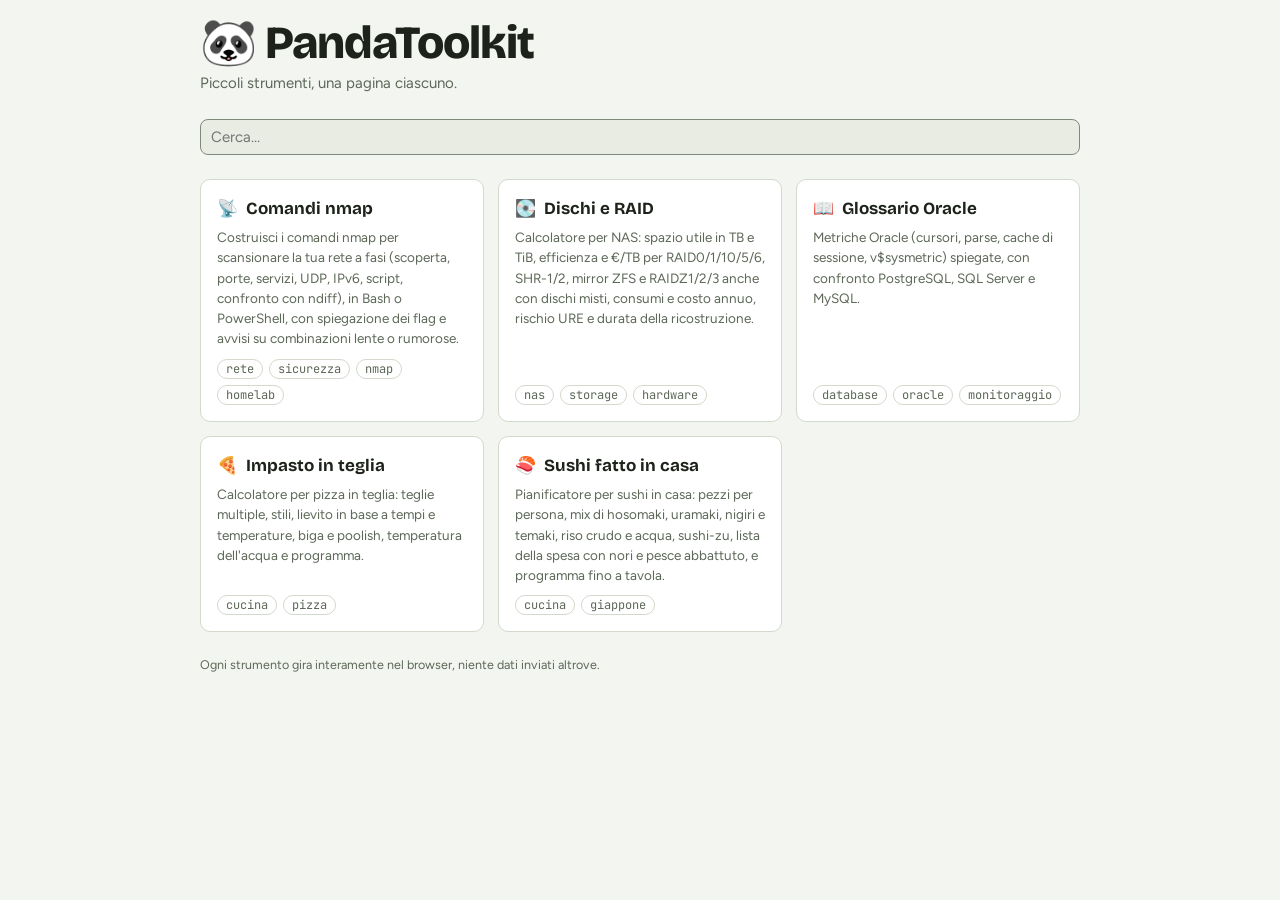
<file: index.html>
<!doctype html>
<html lang="it">
<head>
<meta charset="utf-8">
<meta name="viewport" content="width=device-width,initial-scale=1">
<title>PandaToolkit</title>
<meta name="description" content="Raccolta di piccoli strumenti">
<link rel="icon" href="data:image/svg+xml,<svg xmlns='http://www.w3.org/2000/svg' viewBox='0 0 100 100'><text y='.9em' font-size='90'>🐼</text></svg>">
<link rel="stylesheet" href="./assets/panda.css">
<style>
/* Colori, font e blocchi comuni stanno in assets/panda.css */
:root{--wrap:880px}
.wrap{gap:24px}
.grid{display:grid;grid-template-columns:repeat(auto-fill,minmax(240px,1fr));gap:14px}
a.card{gap:6px;color:inherit;text-decoration:none;transition:border-color .15s,transform .15s}
a.card:hover,a.card:focus-visible{border-color:var(--accent);transform:translateY(-1px);outline:none}
.card .t{font-family:var(--f-display);font-weight:700;font-size:17px;display:flex;gap:8px;align-items:center}
.card .d{color:var(--muted);font-size:13.5px}
.tags{display:flex;gap:6px;flex-wrap:wrap;margin-top:auto;padding-top:4px}
.empty{color:var(--muted)}
</style>
</head>
<body>
<div class="wrap">
  <header>
    <h1>🐼 PandaToolkit</h1>
    <p>Piccoli strumenti, una pagina ciascuno.</p>
  </header>
  <div class="inp"><input type="search" id="q" placeholder="Cerca…" aria-label="Cerca uno strumento"></div>
  <main class="grid" id="list"><p class="empty">Caricamento…</p></main>
  <footer>Ogni strumento gira interamente nel browser, niente dati inviati altrove.</footer>
</div>
<script>
const list = document.getElementById("list"), q = document.getElementById("q");
let tools = [];
const esc = s => String(s).replace(/[&<>"']/g, c => ({"&":"&amp;","<":"&lt;",">":"&gt;",'"':"&quot;","'":"&#39;"}[c]));
function render(){
  const term = q.value.trim().toLowerCase();
  const shown = tools.filter(t => !term || [t.name, t.description, ...(t.tags||[])].join(" ").toLowerCase().includes(term));
  list.innerHTML = shown.length ? shown.map(t => `
    <a class="card" href="./${encodeURIComponent(t.slug)}/">
      <div class="t">${t.emoji ? esc(t.emoji) : ""}<span>${esc(t.name)}</span></div>
      <div class="d">${esc(t.description || "")}</div>
      ${t.tags?.length ? `<div class="tags">${t.tags.map(x => `<span class="tag">${esc(x)}</span>`).join("")}</div>` : ""}
    </a>`).join("") : `<p class="empty">Nessuno strumento trovato.</p>`;
}
fetch("./tools.json", {cache: "no-cache"})
  .then(r => r.json())
  .then(d => { tools = d.sort((a, b) => a.name.localeCompare(b.name, "it")); render(); })
  .catch(() => { list.innerHTML = `<p class="empty">Impossibile leggere tools.json (aperto da file? usa un server locale).</p>`; });
q.addEventListener("input", render);
</script>
</body>
</html>
</file>
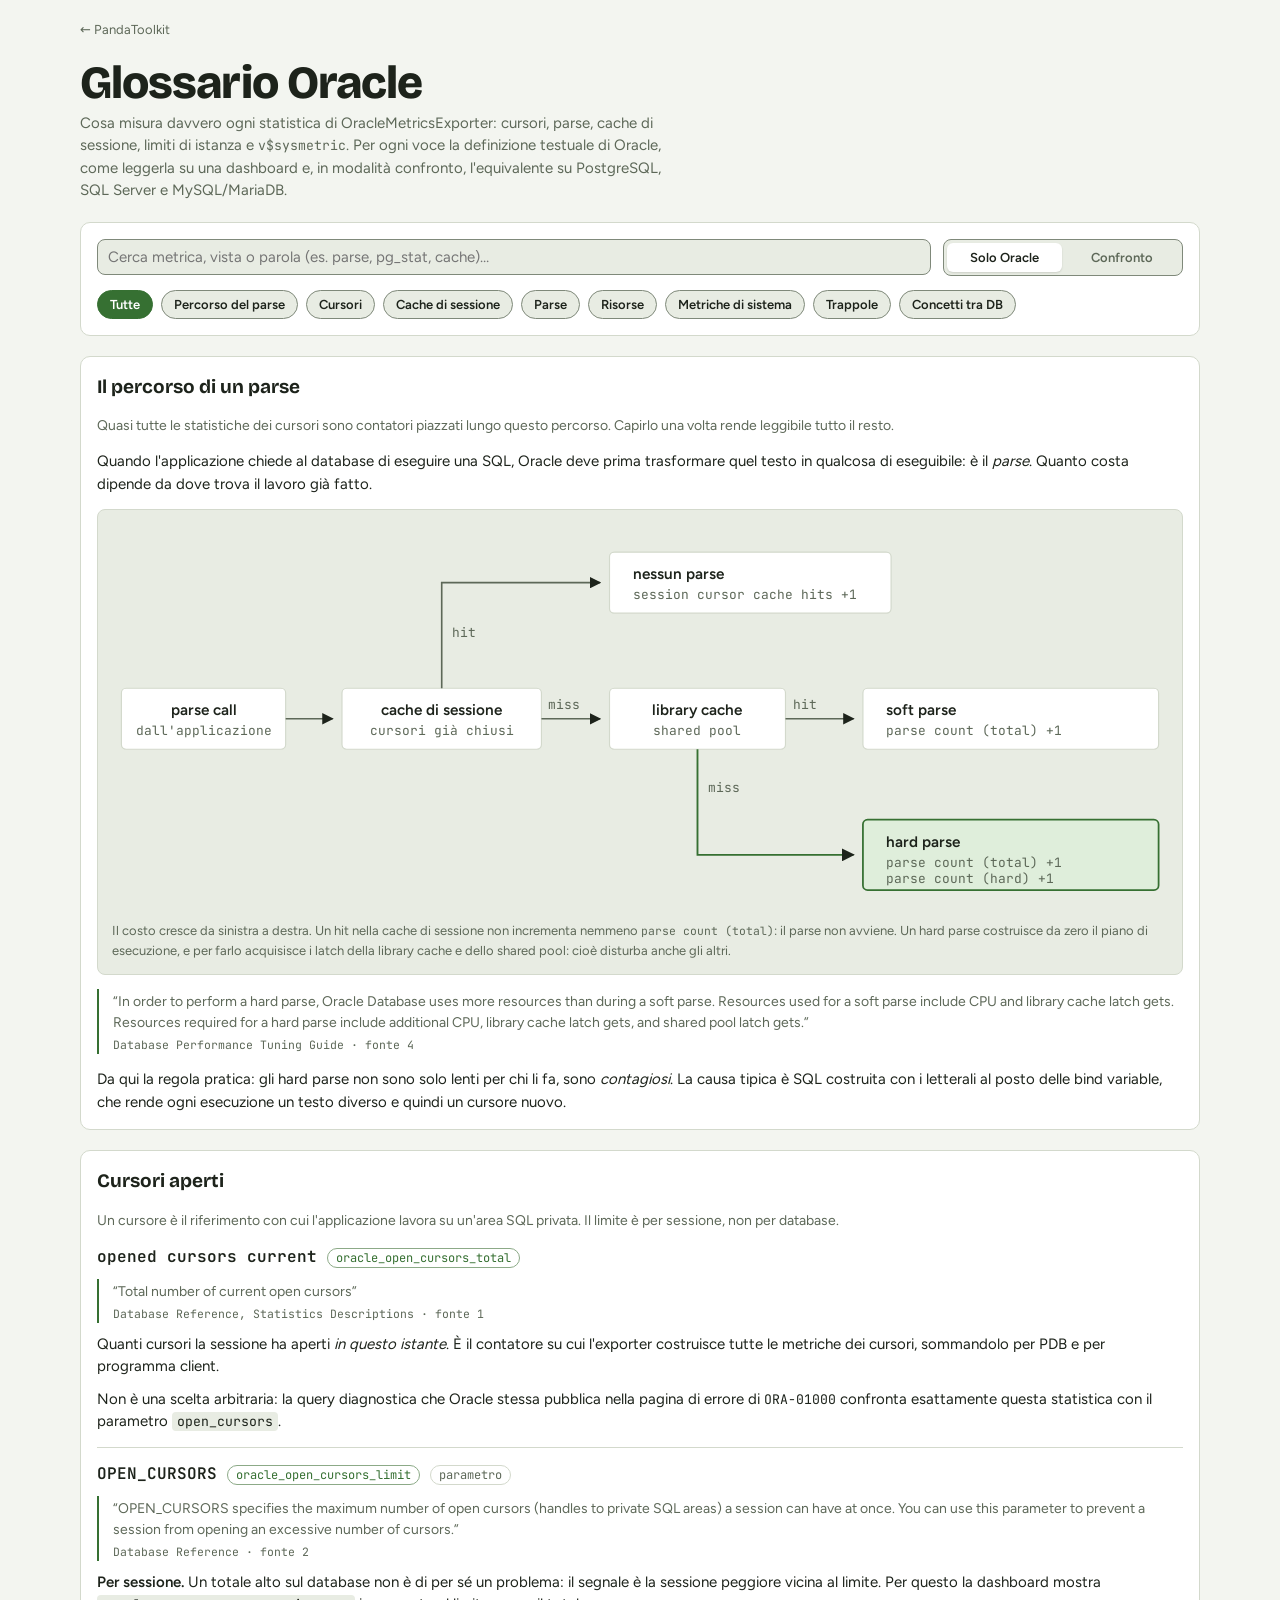
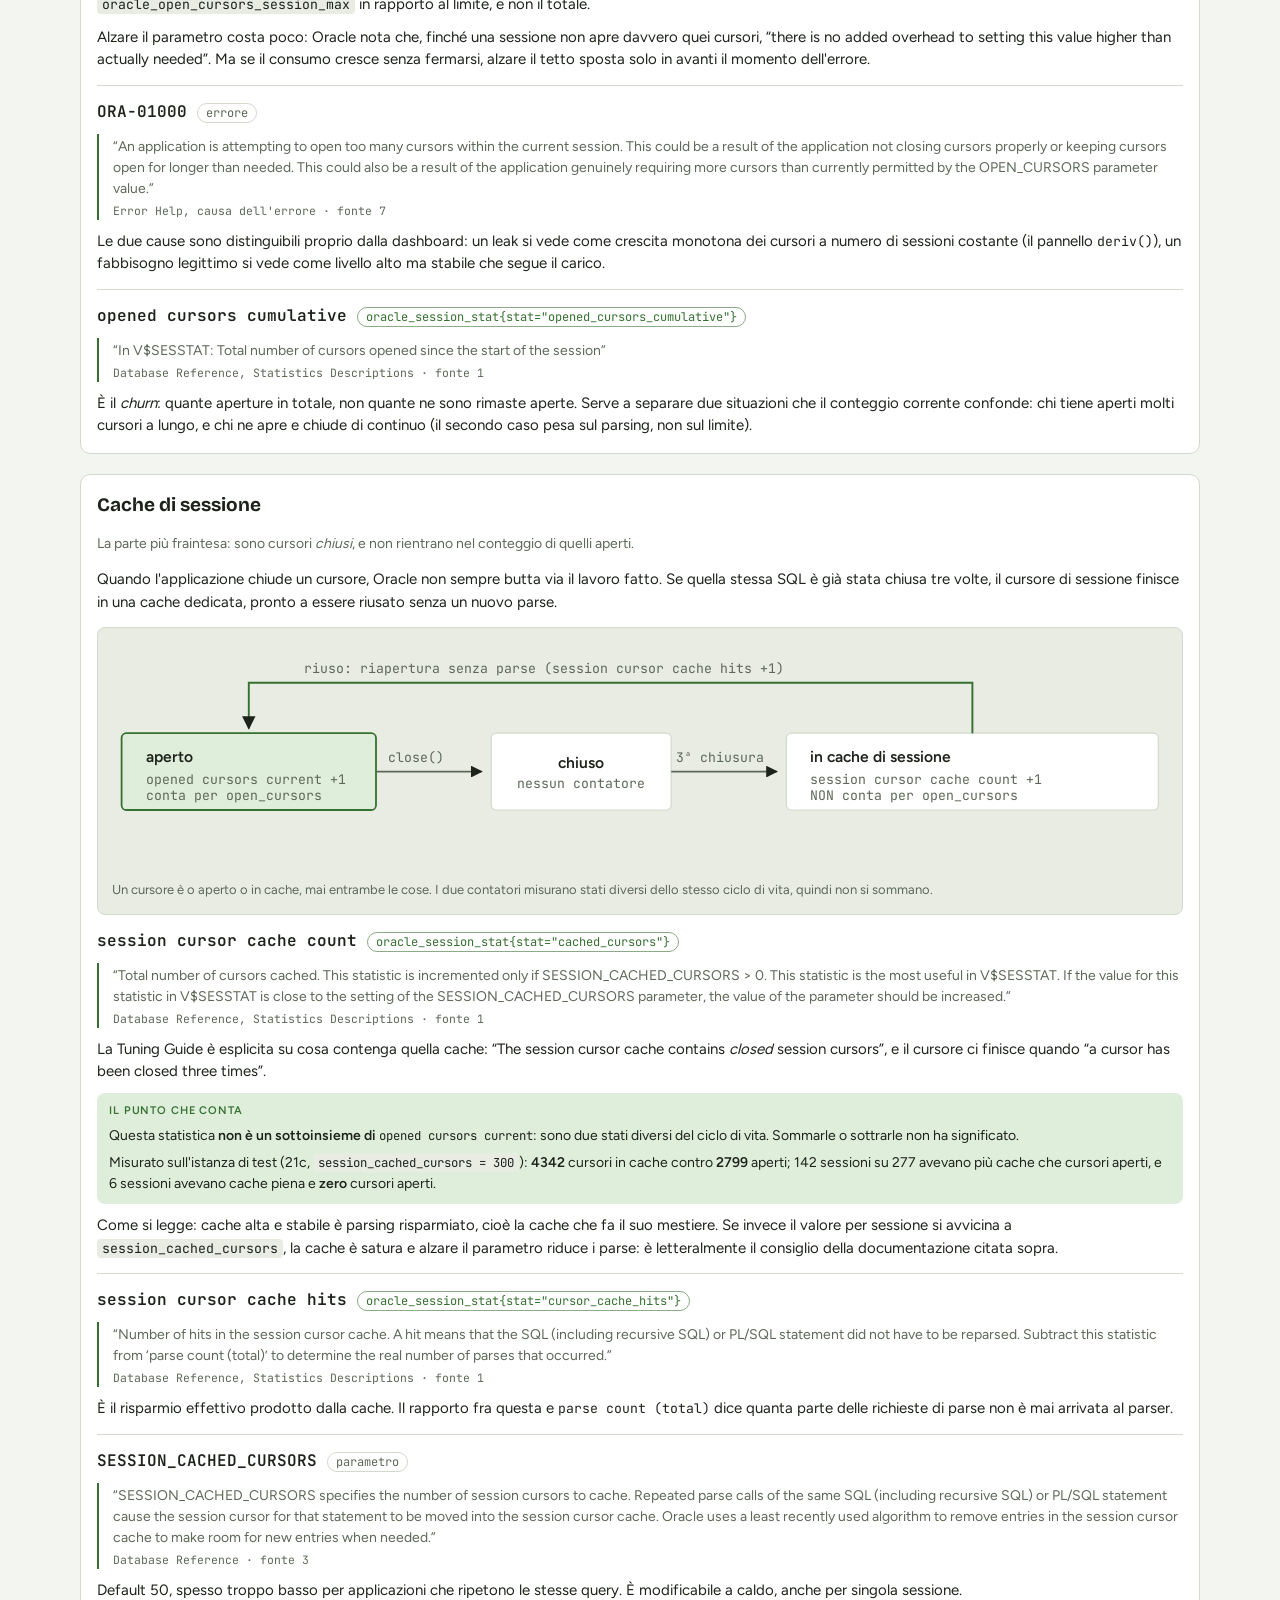
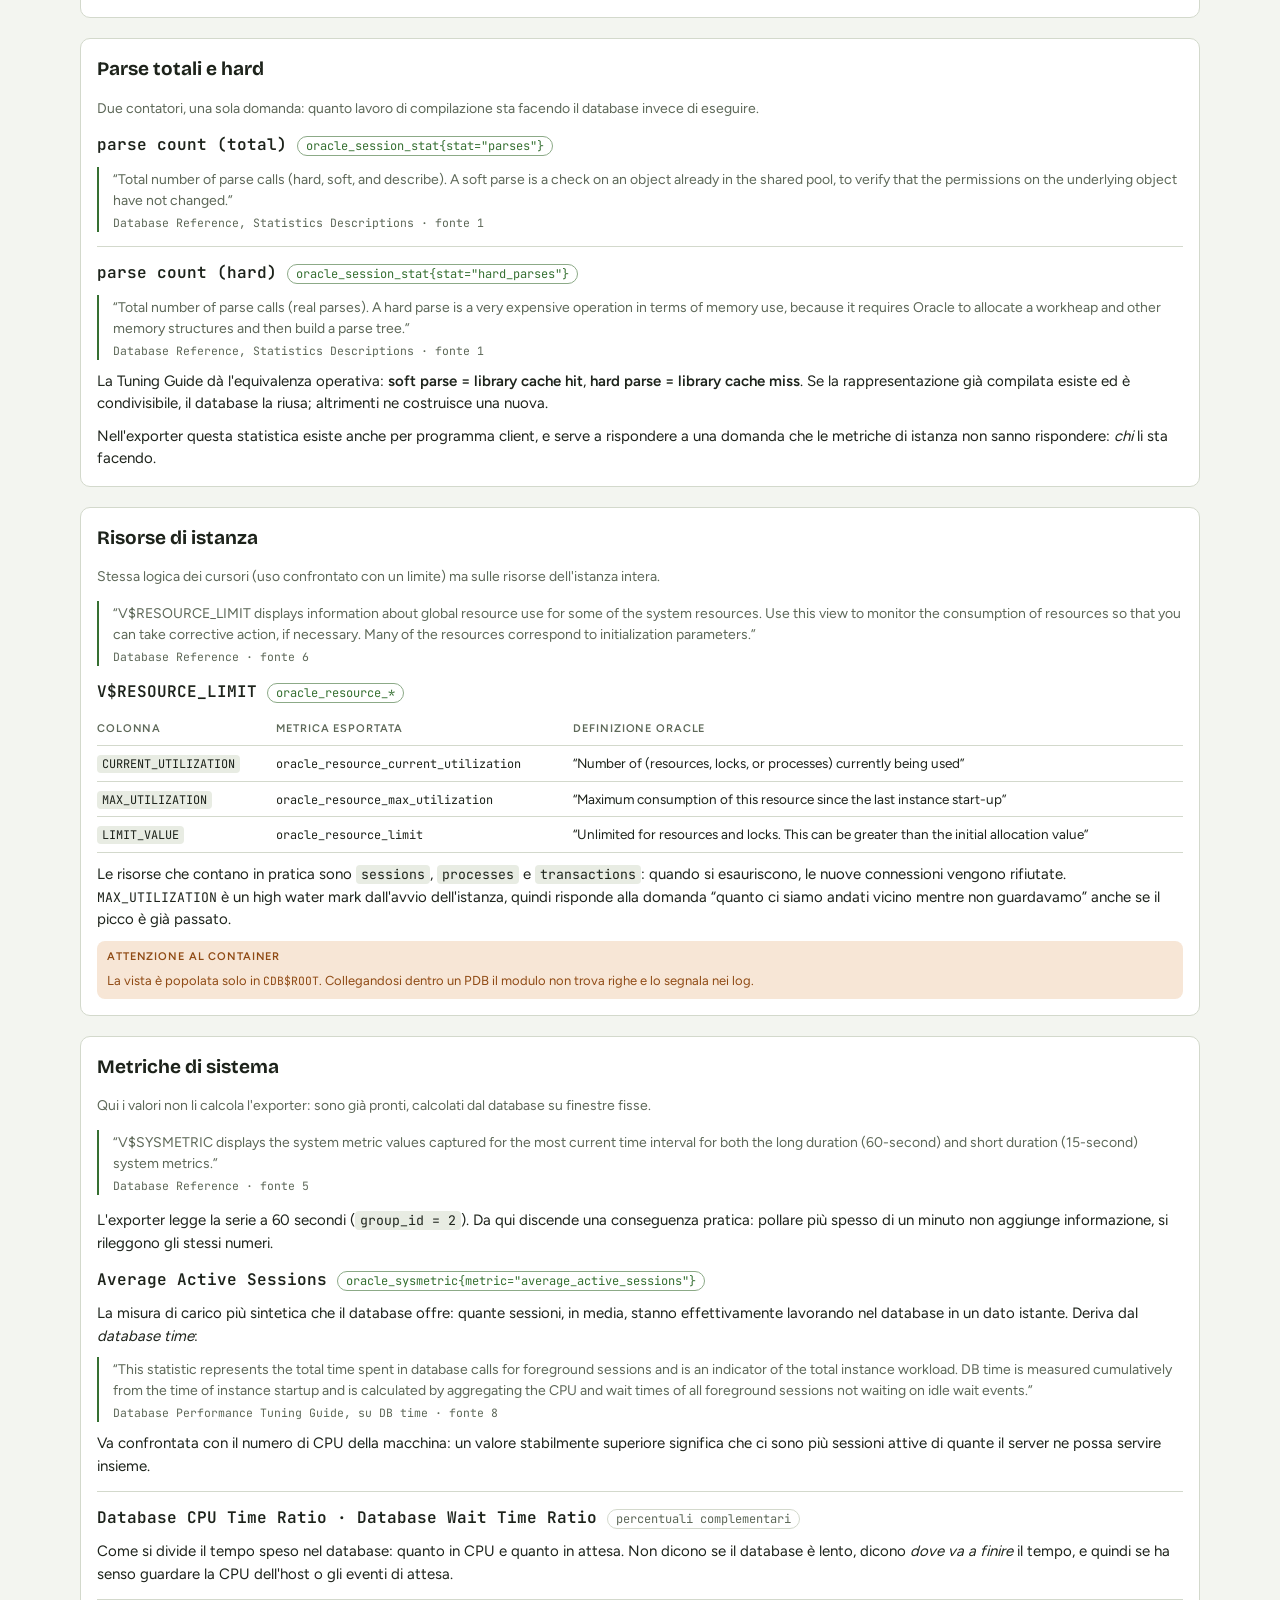
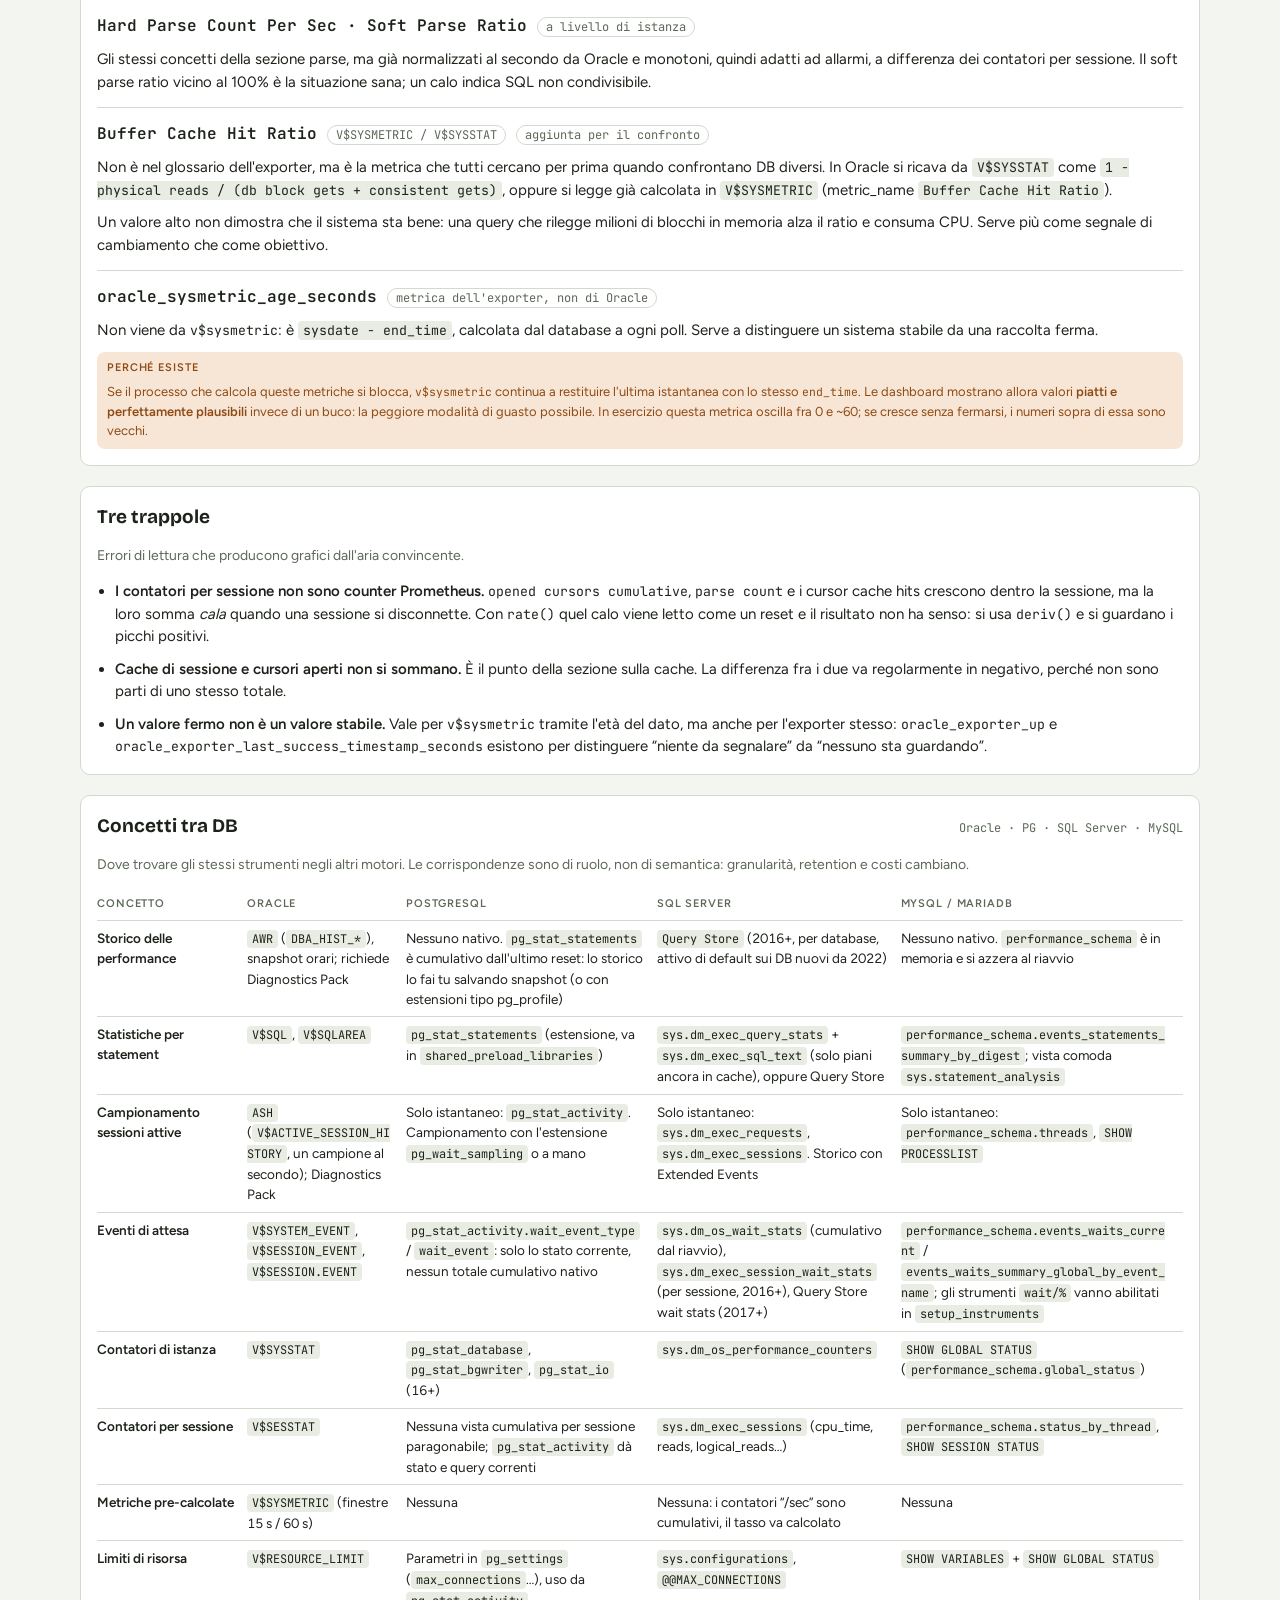
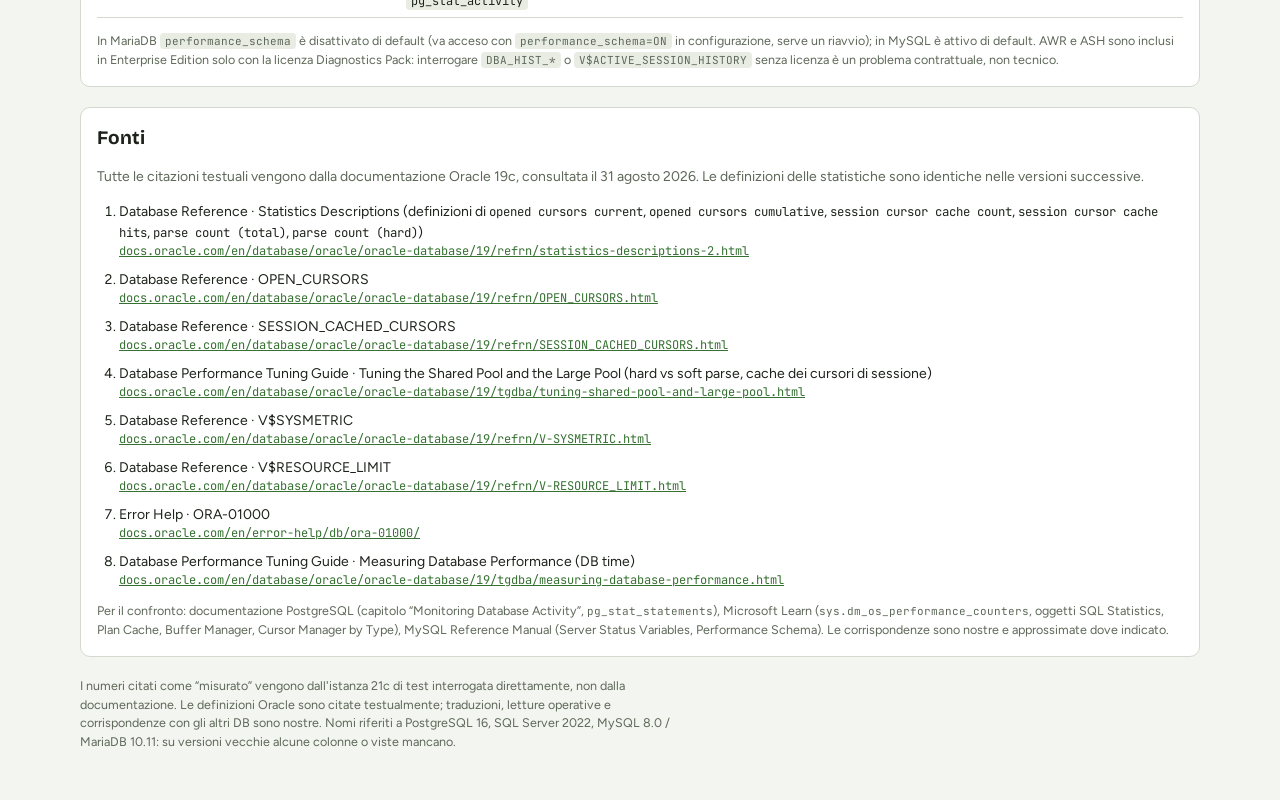
<file: glossario-oracle/index.html>
<!doctype html>
<html lang="it">
<head>
<meta charset="utf-8">
<meta name="viewport" content="width=device-width,initial-scale=1,viewport-fit=cover">
<title>Glossario Oracle · PandaToolkit</title>
<link rel="icon" href="data:image/svg+xml,<svg xmlns='http://www.w3.org/2000/svg' viewBox='0 0 100 100'><text y='.9em' font-size='90'>📖</text></svg>">
<link rel="stylesheet" href="../assets/panda.css">
<style>
/* Layout: barra filtri in alto, poi sezioni-card con le voci del glossario.
   In modalità "Confronto" compaiono una tabella riassuntiva e, in ogni voce, gli equivalenti PostgreSQL / SQL Server / MySQL.
   Colori, font e controlli comuni stanno in ../assets/panda.css */
.tools{display:grid;grid-template-columns:minmax(0,1fr) auto;gap:12px;align-items:center}
@media (max-width:640px){.tools{grid-template-columns:minmax(0,1fr)}}
.tools .seg{min-width:240px}
@media (max-width:640px){.tools .seg{min-width:0}}
.count{font:12px var(--f-num);color:var(--muted)}

code,.mono{font-family:var(--f-num);font-size:.88em;overflow-wrap:anywhere}
p code,li code,td code,blockquote code{background:var(--sunk);padding:1px 5px;border-radius:4px}
.card p{margin:0}
.card a{color:var(--accent)}
.intro{color:var(--muted);margin:0;font-size:14px}

.entry{display:flex;flex-direction:column;gap:10px;padding-top:14px;border-top:1px solid var(--line)}
.entry:first-of-type{border-top:0;padding-top:0}
.ehead{display:flex;flex-wrap:wrap;align-items:baseline;gap:6px 10px}
.ehead h3{font-family:var(--f-num);font-weight:600;font-size:16px;margin:0;overflow-wrap:anywhere}
.ehead .tag{overflow-wrap:anywhere}
.tag.acc{color:var(--accent);border-color:color-mix(in srgb,var(--accent) 45%,var(--line))}

blockquote{margin:0;padding:2px 0 2px 14px;border-left:2px solid var(--accent);color:var(--muted);font-size:14px}
blockquote p+p{margin-top:6px}
blockquote cite{display:block;margin-top:4px;font:11.5px var(--f-num);font-style:normal;color:var(--muted)}

.callout{background:var(--accent-soft);border-radius:8px;padding:10px 12px;font-size:14px;display:flex;flex-direction:column;gap:6px}
.callout .label{color:var(--accent)}
.warn{display:flex;flex-direction:column;gap:6px}
.warn .label{color:inherit}

figure{margin:0;background:var(--sunk);border:1px solid var(--line);border-radius:8px;padding:14px;overflow-x:auto}
figure svg{display:block;width:100%;min-width:600px;height:auto;color:var(--fg)}
figcaption{font-size:13px;color:var(--muted);margin-top:10px;min-width:0}
.sv-box{fill:var(--surface);stroke:var(--line);stroke-width:1}
.sv-acc{fill:var(--accent-soft);stroke:var(--accent);stroke-width:1.5}
.sv-lab{font-family:var(--f-body);font-size:13px;font-weight:600;fill:currentColor}
.sv-sub{font-family:var(--f-num);font-size:11px;fill:var(--muted)}
.sv-edge{font-family:var(--f-num);font-size:11px;fill:var(--muted)}
.sv-line{stroke:var(--muted);stroke-width:1.4;fill:none}
.sv-line-acc{stroke:var(--accent);stroke-width:1.6;fill:none}

.tblwrap{overflow-x:auto;-webkit-overflow-scrolling:touch;max-width:100%}
.tblwrap table{font-size:13.5px}
.tblwrap td,.tblwrap th{padding:7px 12px 7px 0;vertical-align:top}
.tblwrap th{white-space:nowrap}
.cmp table,.sum table,.concepts table{min-width:680px}
.sum table{min-width:760px}
.cmp{display:flex;flex-direction:column;gap:6px;background:var(--sunk);border:1px solid var(--line);border-radius:8px;padding:10px 12px}
.cmp td:first-child{white-space:nowrap;font-weight:600;width:110px}
.cmp td.note{color:var(--muted);font-size:12.5px;width:40%}
.none{color:var(--warn);font-style:italic}
.sum h2{flex-wrap:wrap}
.sum tbody tr{cursor:pointer}
/* su telefono le schede di confronto delle singole voci si impilano; la tabella riassuntiva resta scorrevole */
@media (max-width:640px){
  .cmp table{min-width:0}.cmp thead{display:none}
  .cmp tr{display:flex;flex-direction:column;gap:2px;padding:8px 0;border-bottom:1px solid var(--line)}
  .cmp tr:last-child{border-bottom:0}
  .cmp td{border:0;padding:0!important;width:auto!important;white-space:normal!important}
}
.sum tbody tr:hover td{background:var(--sunk)}
.sum td:first-child{font-family:var(--f-num);font-size:12.5px;font-weight:600}
.concepts td:first-child{font-weight:600;width:150px}

ul.plain{margin:0;padding-left:18px;display:flex;flex-direction:column;gap:10px}
ol.sources{margin:0;padding-left:22px;display:flex;flex-direction:column;gap:10px;font-size:14px}
ol.sources a{display:block;font:12px var(--f-num);overflow-wrap:anywhere}
.empty{text-align:center;color:var(--muted)}
section.card{scroll-margin-top:12px}
</style>
</head>
<body>
<div class="wrap">
  <a class="back" href="../">← PandaToolkit</a>
  <header>
    <h1>Glossario Oracle</h1>
    <p>Cosa misura davvero ogni statistica di OracleMetricsExporter: cursori, parse, cache di sessione, limiti di istanza e <span class="mono">v$sysmetric</span>. Per ogni voce la definizione testuale di Oracle, come leggerla su una dashboard e, in modalità confronto, l'equivalente su PostgreSQL, SQL Server e MySQL/MariaDB.</p>
  </header>

  <section class="card" aria-label="Filtri">
    <div class="tools">
      <div class="inp"><input id="q" type="search" placeholder="Cerca metrica, vista o parola (es. parse, pg_stat, cache)…" aria-label="Cerca nel glossario" autocomplete="off"></div>
      <div class="seg" id="mode" role="group" aria-label="Modalità di visualizzazione">
        <button type="button" data-v="ora" aria-pressed="true">Solo Oracle</button>
        <button type="button" data-v="cmp" aria-pressed="false">Confronto</button>
      </div>
    </div>
    <div class="chips" id="cats" role="group" aria-label="Categorie">
      <button type="button" class="chip" data-c="all" aria-pressed="true">Tutte</button>
      <button type="button" class="chip" data-c="parse" aria-pressed="false">Percorso del parse</button>
      <button type="button" class="chip" data-c="cursori" aria-pressed="false">Cursori</button>
      <button type="button" class="chip" data-c="cache" aria-pressed="false">Cache di sessione</button>
      <button type="button" class="chip" data-c="parsing" aria-pressed="false">Parse</button>
      <button type="button" class="chip" data-c="risorse" aria-pressed="false">Risorse</button>
      <button type="button" class="chip" data-c="sysmetric" aria-pressed="false">Metriche di sistema</button>
      <button type="button" class="chip" data-c="trappole" aria-pressed="false">Trappole</button>
      <button type="button" class="chip" data-c="concetti" aria-pressed="false">Concetti tra DB</button>
    </div>
    <span class="count" id="count" aria-live="polite"></span>
  </section>

  <!-- tabella riassuntiva, solo in modalità confronto -->
  <section class="card sum" id="sum" hidden>
    <h2>Confronto rapido <small>clic su una riga per la voce</small></h2>
    <p class="hint">Nomi di viste, DMV, contatori e variabili di stato più vicini alla statistica Oracle. «—» significa che non esiste un equivalente diretto: i dettagli sono nella nota della singola voce.</p>
    <div class="tblwrap"><table><thead><tr><th>Oracle</th><th>PostgreSQL</th><th>SQL Server</th><th>MySQL / MariaDB</th></tr></thead><tbody id="sumBody"></tbody></table></div>
  </section>

  <!-- =============== PARSE =============== -->
  <section class="card" data-cat="parse" id="parse">
    <h2>Il percorso di un parse</h2>
    <p class="intro">Quasi tutte le statistiche dei cursori sono contatori piazzati lungo questo percorso. Capirlo una volta rende leggibile tutto il resto.</p>
    <p>Quando l'applicazione chiede al database di eseguire una SQL, Oracle deve prima trasformare quel testo in qualcosa di eseguibile: è il <em>parse</em>. Quanto costa dipende da dove trova il lavoro già fatto.</p>
    <figure>
      <svg viewBox="0 0 900 330" role="img" aria-label="Percorso di una parse call: prima la cache di sessione, poi la library cache; il fallimento di entrambe produce un hard parse.">
        <defs><marker id="ar" viewBox="0 0 10 10" refX="9" refY="5" markerWidth="7" markerHeight="7" orient="auto-start-reverse"><path d="M 0 0 L 10 5 L 0 10 z" fill="currentColor"/></marker></defs>
        <rect class="sv-box" x="8" y="140" width="140" height="52" rx="4"/>
        <text class="sv-lab" x="78" y="163" text-anchor="middle">parse call</text>
        <text class="sv-sub" x="78" y="180" text-anchor="middle">dall'applicazione</text>
        <rect class="sv-box" x="196" y="140" width="170" height="52" rx="4"/>
        <text class="sv-lab" x="281" y="163" text-anchor="middle">cache di sessione</text>
        <text class="sv-sub" x="281" y="180" text-anchor="middle">cursori già chiusi</text>
        <rect class="sv-box" x="424" y="140" width="150" height="52" rx="4"/>
        <text class="sv-lab" x="499" y="163" text-anchor="middle">library cache</text>
        <text class="sv-sub" x="499" y="180" text-anchor="middle">shared pool</text>
        <rect class="sv-box" x="424" y="24" width="240" height="52" rx="4"/>
        <text class="sv-lab" x="444" y="47">nessun parse</text>
        <text class="sv-sub" x="444" y="64">session cursor cache hits +1</text>
        <rect class="sv-box" x="640" y="140" width="252" height="52" rx="4"/>
        <text class="sv-lab" x="660" y="163">soft parse</text>
        <text class="sv-sub" x="660" y="180">parse count (total) +1</text>
        <rect class="sv-acc" x="640" y="252" width="252" height="60" rx="4"/>
        <text class="sv-lab" x="660" y="275">hard parse</text>
        <text class="sv-sub" x="660" y="292">parse count (total) +1</text>
        <text class="sv-sub" x="660" y="306">parse count (hard) +1</text>
        <line class="sv-line" x1="148" y1="166" x2="188" y2="166" marker-end="url(#ar)"/>
        <path class="sv-line" d="M 281 140 L 281 50 L 416 50" marker-end="url(#ar)"/>
        <text class="sv-edge" x="290" y="96">hit</text>
        <line class="sv-line" x1="366" y1="166" x2="416" y2="166" marker-end="url(#ar)"/>
        <text class="sv-edge" x="372" y="158">miss</text>
        <line class="sv-line" x1="574" y1="166" x2="632" y2="166" marker-end="url(#ar)"/>
        <text class="sv-edge" x="580" y="158">hit</text>
        <path class="sv-line-acc" d="M 499 192 L 499 282 L 632 282" marker-end="url(#ar)"/>
        <text class="sv-edge" x="508" y="228">miss</text>
      </svg>
      <figcaption>Il costo cresce da sinistra a destra. Un hit nella cache di sessione non incrementa nemmeno <span class="mono">parse count (total)</span>: il parse non avviene. Un hard parse costruisce da zero il piano di esecuzione, e per farlo acquisisce i latch della library cache e dello shared pool: cioè disturba anche gli altri.</figcaption>
    </figure>
    <blockquote>
      <p>“In order to perform a hard parse, Oracle Database uses more resources than during a soft parse. Resources used for a soft parse include CPU and library cache latch gets. Resources required for a hard parse include additional CPU, library cache latch gets, and shared pool latch gets.”</p>
      <cite>Database Performance Tuning Guide · fonte 4</cite>
    </blockquote>
    <p>Da qui la regola pratica: gli hard parse non sono solo lenti per chi li fa, sono <em>contagiosi</em>. La causa tipica è SQL costruita con i letterali al posto delle bind variable, che rende ogni esecuzione un testo diverso e quindi un cursore nuovo.</p>
    <div class="callout cmp-only" hidden>
      <span class="label">Negli altri DB</span>
      <p><b>SQL Server</b> ha lo stesso schema: plan cache globale, lookup per testo del batch, compilazione su miss (<code>SQL Compilations/sec</code>). <b>PostgreSQL</b> non ha una cache dei piani condivisa tra sessioni: ogni statement non preparato viene pianificato ogni volta, e i piani dei prepared statement vivono solo nella sessione che li ha preparati. <b>MySQL/MariaDB</b> non hanno cache dei piani condivisa: ogni statement viene parsato e ottimizzato a ogni esecuzione; i prepared statement risparmiano il parse, ma restano per sessione. La vecchia query cache di MySQL (rimossa in 8.0) memorizzava risultati, non piani.</p>
    </div>
  </section>

  <!-- =============== CURSORI =============== -->
  <section class="card" data-cat="cursori" id="cursori">
    <h2>Cursori aperti</h2>
    <p class="intro">Un cursore è il riferimento con cui l'applicazione lavora su un'area SQL privata. Il limite è per sessione, non per database.</p>

    <article class="entry" data-cmp="open_cur">
      <div class="ehead"><h3>opened cursors current</h3><span class="tag acc">oracle_open_cursors_total</span></div>
      <blockquote><p>“Total number of current open cursors”</p><cite>Database Reference, Statistics Descriptions · fonte 1</cite></blockquote>
      <p>Quanti cursori la sessione ha aperti <em>in questo istante</em>. È il contatore su cui l'exporter costruisce tutte le metriche dei cursori, sommandolo per PDB e per programma client.</p>
      <p>Non è una scelta arbitraria: la query diagnostica che Oracle stessa pubblica nella pagina di errore di <span class="mono">ORA-01000</span> confronta esattamente questa statistica con il parametro <code>open_cursors</code>.</p>
    </article>

    <article class="entry" data-cmp="open_lim">
      <div class="ehead"><h3>OPEN_CURSORS</h3><span class="tag acc">oracle_open_cursors_limit</span><span class="tag">parametro</span></div>
      <blockquote><p>“OPEN_CURSORS specifies the maximum number of open cursors (handles to private SQL areas) a session can have at once. You can use this parameter to prevent a session from opening an excessive number of cursors.”</p><cite>Database Reference · fonte 2</cite></blockquote>
      <p><strong>Per sessione.</strong> Un totale alto sul database non è di per sé un problema: il segnale è la sessione peggiore vicina al limite. Per questo la dashboard mostra <code>oracle_open_cursors_session_max</code> in rapporto al limite, e non il totale.</p>
      <p>Alzare il parametro costa poco: Oracle nota che, finché una sessione non apre davvero quei cursori, “there is no added overhead to setting this value higher than actually needed”. Ma se il consumo cresce senza fermarsi, alzare il tetto sposta solo in avanti il momento dell'errore.</p>
    </article>

    <article class="entry" data-cmp="ora1000">
      <div class="ehead"><h3>ORA-01000</h3><span class="tag">errore</span></div>
      <blockquote><p>“An application is attempting to open too many cursors within the current session. This could be a result of the application not closing cursors properly or keeping cursors open for longer than needed. This could also be a result of the application genuinely requiring more cursors than currently permitted by the OPEN_CURSORS parameter value.”</p><cite>Error Help, causa dell'errore · fonte 7</cite></blockquote>
      <p>Le due cause sono distinguibili proprio dalla dashboard: un leak si vede come crescita monotona dei cursori a numero di sessioni costante (il pannello <span class="mono">deriv()</span>), un fabbisogno legittimo si vede come livello alto ma stabile che segue il carico.</p>
    </article>

    <article class="entry" data-cmp="open_cum">
      <div class="ehead"><h3>opened cursors cumulative</h3><span class="tag acc">oracle_session_stat{stat="opened_cursors_cumulative"}</span></div>
      <blockquote><p>“In V$SESSTAT: Total number of cursors opened since the start of the session”</p><cite>Database Reference, Statistics Descriptions · fonte 1</cite></blockquote>
      <p>È il <em>churn</em>: quante aperture in totale, non quante ne sono rimaste aperte. Serve a separare due situazioni che il conteggio corrente confonde: chi tiene aperti molti cursori a lungo, e chi ne apre e chiude di continuo (il secondo caso pesa sul parsing, non sul limite).</p>
    </article>
  </section>

  <!-- =============== CACHE =============== -->
  <section class="card" data-cat="cache" id="cache">
    <h2>Cache di sessione</h2>
    <p class="intro">La parte più fraintesa: sono cursori <em>chiusi</em>, e non rientrano nel conteggio di quelli aperti.</p>
    <p>Quando l'applicazione chiude un cursore, Oracle non sempre butta via il lavoro fatto. Se quella stessa SQL è già stata chiusa tre volte, il cursore di sessione finisce in una cache dedicata, pronto a essere riusato senza un nuovo parse.</p>
    <figure>
      <svg viewBox="0 0 880 190" role="img" aria-label="Ciclo di vita di un cursore: aperto, poi chiuso, poi in cache di sessione dalla terza chiusura, da cui può tornare aperto senza parse.">
        <defs><marker id="ar2" viewBox="0 0 10 10" refX="9" refY="5" markerWidth="7" markerHeight="7" orient="auto-start-reverse"><path d="M 0 0 L 10 5 L 0 10 z" fill="currentColor"/></marker></defs>
        <rect class="sv-acc" x="8" y="76" width="212" height="64" rx="4"/>
        <text class="sv-lab" x="28" y="100">aperto</text>
        <text class="sv-sub" x="28" y="118">opened cursors current +1</text>
        <text class="sv-sub" x="28" y="132">conta per open_cursors</text>
        <rect class="sv-box" x="316" y="76" width="150" height="64" rx="4"/>
        <text class="sv-lab" x="391" y="105" text-anchor="middle">chiuso</text>
        <text class="sv-sub" x="391" y="122" text-anchor="middle">nessun contatore</text>
        <rect class="sv-box" x="562" y="76" width="310" height="64" rx="4"/>
        <text class="sv-lab" x="582" y="100">in cache di sessione</text>
        <text class="sv-sub" x="582" y="118">session cursor cache count +1</text>
        <text class="sv-sub" x="582" y="132">NON conta per open_cursors</text>
        <line class="sv-line" x1="220" y1="108" x2="308" y2="108" marker-end="url(#ar2)"/>
        <text class="sv-edge" x="230" y="100">close()</text>
        <line class="sv-line" x1="466" y1="108" x2="554" y2="108" marker-end="url(#ar2)"/>
        <text class="sv-edge" x="470" y="100">3ª chiusura</text>
        <path class="sv-line-acc" d="M 717 76 L 717 34 L 114 34 L 114 72" marker-end="url(#ar2)"/>
        <text class="sv-edge" x="360" y="26" text-anchor="middle">riuso: riapertura senza parse (session cursor cache hits +1)</text>
      </svg>
      <figcaption>Un cursore è o aperto o in cache, mai entrambe le cose. I due contatori misurano stati diversi dello stesso ciclo di vita, quindi non si sommano.</figcaption>
    </figure>

    <article class="entry" data-cmp="cache_cnt">
      <div class="ehead"><h3>session cursor cache count</h3><span class="tag acc">oracle_session_stat{stat="cached_cursors"}</span></div>
      <blockquote><p>“Total number of cursors cached. This statistic is incremented only if SESSION_CACHED_CURSORS &gt; 0. This statistic is the most useful in V$SESSTAT. If the value for this statistic in V$SESSTAT is close to the setting of the SESSION_CACHED_CURSORS parameter, the value of the parameter should be increased.”</p><cite>Database Reference, Statistics Descriptions · fonte 1</cite></blockquote>
      <p>La Tuning Guide è esplicita su cosa contenga quella cache: “The session cursor cache contains <em>closed</em> session cursors”, e il cursore ci finisce quando “a cursor has been closed three times”.</p>
      <div class="callout">
        <span class="label">Il punto che conta</span>
        <p>Questa statistica <strong>non è un sottoinsieme di</strong> <span class="mono">opened cursors current</span>: sono due stati diversi del ciclo di vita. Sommarle o sottrarle non ha significato.</p>
        <p>Misurato sull'istanza di test (21c, <code>session_cached_cursors = 300</code>): <strong>4342</strong> cursori in cache contro <strong>2799</strong> aperti; 142 sessioni su 277 avevano più cache che cursori aperti, e 6 sessioni avevano cache piena e <strong>zero</strong> cursori aperti.</p>
      </div>
      <p>Come si legge: cache alta e stabile è parsing risparmiato, cioè la cache che fa il suo mestiere. Se invece il valore per sessione si avvicina a <code>session_cached_cursors</code>, la cache è satura e alzare il parametro riduce i parse: è letteralmente il consiglio della documentazione citata sopra.</p>
    </article>

    <article class="entry" data-cmp="cache_hits">
      <div class="ehead"><h3>session cursor cache hits</h3><span class="tag acc">oracle_session_stat{stat="cursor_cache_hits"}</span></div>
      <blockquote><p>“Number of hits in the session cursor cache. A hit means that the SQL (including recursive SQL) or PL/SQL statement did not have to be reparsed. Subtract this statistic from ‘parse count (total)’ to determine the real number of parses that occurred.”</p><cite>Database Reference, Statistics Descriptions · fonte 1</cite></blockquote>
      <p>È il risparmio effettivo prodotto dalla cache. Il rapporto fra questa e <span class="mono">parse count (total)</span> dice quanta parte delle richieste di parse non è mai arrivata al parser.</p>
    </article>

    <article class="entry" data-cmp="cache_par">
      <div class="ehead"><h3>SESSION_CACHED_CURSORS</h3><span class="tag">parametro</span></div>
      <blockquote><p>“SESSION_CACHED_CURSORS specifies the number of session cursors to cache. Repeated parse calls of the same SQL (including recursive SQL) or PL/SQL statement cause the session cursor for that statement to be moved into the session cursor cache. Oracle uses a least recently used algorithm to remove entries in the session cursor cache to make room for new entries when needed.”</p><cite>Database Reference · fonte 3</cite></blockquote>
      <p>Default 50, spesso troppo basso per applicazioni che ripetono le stesse query. È modificabile a caldo, anche per singola sessione.</p>
    </article>
  </section>

  <!-- =============== PARSING =============== -->
  <section class="card" data-cat="parsing" id="parsing">
    <h2>Parse totali e hard</h2>
    <p class="intro">Due contatori, una sola domanda: quanto lavoro di compilazione sta facendo il database invece di eseguire.</p>

    <article class="entry" data-cmp="parse_tot">
      <div class="ehead"><h3>parse count (total)</h3><span class="tag acc">oracle_session_stat{stat="parses"}</span></div>
      <blockquote><p>“Total number of parse calls (hard, soft, and describe). A soft parse is a check on an object already in the shared pool, to verify that the permissions on the underlying object have not changed.”</p><cite>Database Reference, Statistics Descriptions · fonte 1</cite></blockquote>
    </article>

    <article class="entry" data-cmp="parse_hard">
      <div class="ehead"><h3>parse count (hard)</h3><span class="tag acc">oracle_session_stat{stat="hard_parses"}</span></div>
      <blockquote><p>“Total number of parse calls (real parses). A hard parse is a very expensive operation in terms of memory use, because it requires Oracle to allocate a workheap and other memory structures and then build a parse tree.”</p><cite>Database Reference, Statistics Descriptions · fonte 1</cite></blockquote>
      <p>La Tuning Guide dà l'equivalenza operativa: <strong>soft parse = library cache hit</strong>, <strong>hard parse = library cache miss</strong>. Se la rappresentazione già compilata esiste ed è condivisibile, il database la riusa; altrimenti ne costruisce una nuova.</p>
      <p>Nell'exporter questa statistica esiste anche per programma client, e serve a rispondere a una domanda che le metriche di istanza non sanno rispondere: <em>chi</em> li sta facendo.</p>
    </article>
  </section>

  <!-- =============== RISORSE =============== -->
  <section class="card" data-cat="risorse" id="risorse">
    <h2>Risorse di istanza</h2>
    <p class="intro">Stessa logica dei cursori (uso confrontato con un limite) ma sulle risorse dell'istanza intera.</p>
    <blockquote><p>“V$RESOURCE_LIMIT displays information about global resource use for some of the system resources. Use this view to monitor the consumption of resources so that you can take corrective action, if necessary. Many of the resources correspond to initialization parameters.”</p><cite>Database Reference · fonte 6</cite></blockquote>

    <article class="entry" data-cmp="reslimit">
      <div class="ehead"><h3>V$RESOURCE_LIMIT</h3><span class="tag acc">oracle_resource_*</span></div>
      <div class="tblwrap"><table>
        <thead><tr><th>Colonna</th><th>Metrica esportata</th><th>Definizione Oracle</th></tr></thead>
        <tbody>
          <tr><td><code>CURRENT_UTILIZATION</code></td><td><span class="mono">oracle_resource_current_utilization</span></td><td>“Number of (resources, locks, or processes) currently being used”</td></tr>
          <tr><td><code>MAX_UTILIZATION</code></td><td><span class="mono">oracle_resource_max_utilization</span></td><td>“Maximum consumption of this resource since the last instance start-up”</td></tr>
          <tr><td><code>LIMIT_VALUE</code></td><td><span class="mono">oracle_resource_limit</span></td><td>“Unlimited for resources and locks. This can be greater than the initial allocation value”</td></tr>
        </tbody>
      </table></div>
      <p>Le risorse che contano in pratica sono <code>sessions</code>, <code>processes</code> e <code>transactions</code>: quando si esauriscono, le nuove connessioni vengono rifiutate. <span class="mono">MAX_UTILIZATION</span> è un high water mark dall'avvio dell'istanza, quindi risponde alla domanda “quanto ci siamo andati vicino mentre non guardavamo” anche se il picco è già passato.</p>
      <div class="warn"><span class="label">Attenzione al container</span><p>La vista è popolata solo in <span class="mono">CDB$ROOT</span>. Collegandosi dentro un PDB il modulo non trova righe e lo segnala nei log.</p></div>
    </article>
  </section>

  <!-- =============== SYSMETRIC =============== -->
  <section class="card" data-cat="sysmetric" id="sysmetric">
    <h2>Metriche di sistema</h2>
    <p class="intro">Qui i valori non li calcola l'exporter: sono già pronti, calcolati dal database su finestre fisse.</p>
    <blockquote><p>“V$SYSMETRIC displays the system metric values captured for the most current time interval for both the long duration (60-second) and short duration (15-second) system metrics.”</p><cite>Database Reference · fonte 5</cite></blockquote>
    <p>L'exporter legge la serie a 60 secondi (<code>group_id = 2</code>). Da qui discende una conseguenza pratica: pollare più spesso di un minuto non aggiunge informazione, si rileggono gli stessi numeri.</p>
    <p class="hint cmp-only" hidden>Nessuno degli altri tre DB ha un equivalente di <span class="mono">V$SYSMETRIC</span>: espongono contatori cumulativi grezzi e il tasso (al secondo, rapporto) va calcolato dal collector come differenza fra due letture. Vale anche per i contatori SQL Server con “/sec” nel nome: in <span class="mono">sys.dm_os_performance_counters</span> sono cumulativi.</p>

    <article class="entry" data-cmp="aas">
      <div class="ehead"><h3>Average Active Sessions</h3><span class="tag acc">oracle_sysmetric{metric="average_active_sessions"}</span></div>
      <p>La misura di carico più sintetica che il database offre: quante sessioni, in media, stanno effettivamente lavorando nel database in un dato istante. Deriva dal <em>database time</em>:</p>
      <blockquote><p>“This statistic represents the total time spent in database calls for foreground sessions and is an indicator of the total instance workload. DB time is measured cumulatively from the time of instance startup and is calculated by aggregating the CPU and wait times of all foreground sessions not waiting on idle wait events.”</p><cite>Database Performance Tuning Guide, su DB time · fonte 8</cite></blockquote>
      <p>Va confrontata con il numero di CPU della macchina: un valore stabilmente superiore significa che ci sono più sessioni attive di quante il server ne possa servire insieme.</p>
    </article>

    <article class="entry" data-cmp="cpuwait">
      <div class="ehead"><h3>Database CPU Time Ratio · Database Wait Time Ratio</h3><span class="tag">percentuali complementari</span></div>
      <p>Come si divide il tempo speso nel database: quanto in CPU e quanto in attesa. Non dicono se il database è lento, dicono <em>dove va a finire</em> il tempo, e quindi se ha senso guardare la CPU dell'host o gli eventi di attesa.</p>
    </article>

    <article class="entry" data-cmp="parse_rate">
      <div class="ehead"><h3>Hard Parse Count Per Sec · Soft Parse Ratio</h3><span class="tag">a livello di istanza</span></div>
      <p>Gli stessi concetti della sezione parse, ma già normalizzati al secondo da Oracle e monotoni, quindi adatti ad allarmi, a differenza dei contatori per sessione. Il soft parse ratio vicino al 100% è la situazione sana; un calo indica SQL non condivisibile.</p>
    </article>

    <article class="entry" data-cmp="bchr">
      <div class="ehead"><h3>Buffer Cache Hit Ratio</h3><span class="tag">V$SYSMETRIC / V$SYSSTAT</span><span class="tag">aggiunta per il confronto</span></div>
      <p>Non è nel glossario dell'exporter, ma è la metrica che tutti cercano per prima quando confrontano DB diversi. In Oracle si ricava da <code>V$SYSSTAT</code> come <code>1 − physical reads / (db block gets + consistent gets)</code>, oppure si legge già calcolata in <code>V$SYSMETRIC</code> (metric_name <code>Buffer Cache Hit Ratio</code>).</p>
      <p>Un valore alto non dimostra che il sistema sta bene: una query che rilegge milioni di blocchi in memoria alza il ratio e consuma CPU. Serve più come segnale di cambiamento che come obiettivo.</p>
    </article>

    <article class="entry" data-cmp="age">
      <div class="ehead"><h3>oracle_sysmetric_age_seconds</h3><span class="tag">metrica dell'exporter, non di Oracle</span></div>
      <p>Non viene da <span class="mono">v$sysmetric</span>: è <code>sysdate - end_time</code>, calcolata dal database a ogni poll. Serve a distinguere un sistema stabile da una raccolta ferma.</p>
      <div class="warn"><span class="label">Perché esiste</span><p>Se il processo che calcola queste metriche si blocca, <span class="mono">v$sysmetric</span> continua a restituire l'ultima istantanea con lo stesso <span class="mono">end_time</span>. Le dashboard mostrano allora valori <strong>piatti e perfettamente plausibili</strong> invece di un buco: la peggiore modalità di guasto possibile. In esercizio questa metrica oscilla fra 0 e ~60; se cresce senza fermarsi, i numeri sopra di essa sono vecchi.</p></div>
    </article>
  </section>

  <!-- =============== TRAPPOLE =============== -->
  <section class="card" data-cat="trappole" id="trappole">
    <h2>Tre trappole</h2>
    <p class="intro">Errori di lettura che producono grafici dall'aria convincente.</p>
    <ul class="plain">
      <li class="entry-li"><strong>I contatori per sessione non sono counter Prometheus.</strong> <span class="mono">opened cursors cumulative</span>, <span class="mono">parse count</span> e i cursor cache hits crescono dentro la sessione, ma la loro somma <em>cala</em> quando una sessione si disconnette. Con <span class="mono">rate()</span> quel calo viene letto come un reset e il risultato non ha senso: si usa <span class="mono">deriv()</span> e si guardano i picchi positivi.</li>
      <li class="entry-li"><strong>Cache di sessione e cursori aperti non si sommano.</strong> È il punto della sezione sulla cache. La differenza fra i due va regolarmente in negativo, perché non sono parti di uno stesso totale.</li>
      <li class="entry-li"><strong>Un valore fermo non è un valore stabile.</strong> Vale per <span class="mono">v$sysmetric</span> tramite l'età del dato, ma anche per l'exporter stesso: <span class="mono">oracle_exporter_up</span> e <span class="mono">oracle_exporter_last_success_timestamp_seconds</span> esistono per distinguere “niente da segnalare” da “nessuno sta guardando”.</li>
    </ul>
    <p class="hint cmp-only" hidden>La prima trappola vale identica altrove: le somme di <span class="mono">pg_stat_activity</span>, <span class="mono">sys.dm_exec_sessions</span> o <span class="mono">performance_schema.status_by_thread</span> calano quando le sessioni escono. I contatori di istanza (<span class="mono">pg_stat_database</span>, <span class="mono">sys.dm_os_performance_counters</span>, <span class="mono">SHOW GLOBAL STATUS</span>) invece crescono fino al riavvio o al reset delle statistiche, e lì <span class="mono">rate()</span> va bene.</p>
  </section>

  <!-- =============== CONCETTI =============== -->
  <section class="card concepts" data-cat="concetti" id="concetti">
    <h2>Concetti tra DB <small>Oracle · PG · SQL Server · MySQL</small></h2>
    <p class="intro">Dove trovare gli stessi strumenti negli altri motori. Le corrispondenze sono di ruolo, non di semantica: granularità, retention e costi cambiano.</p>
    <div class="tblwrap"><table>
      <thead><tr><th>Concetto</th><th>Oracle</th><th>PostgreSQL</th><th>SQL Server</th><th>MySQL / MariaDB</th></tr></thead>
      <tbody>
        <tr><td>Storico delle performance</td><td><code>AWR</code> (<code>DBA_HIST_*</code>), snapshot orari; richiede Diagnostics Pack</td><td>Nessuno nativo. <code>pg_stat_statements</code> è cumulativo dall'ultimo reset: lo storico lo fai tu salvando snapshot (o con estensioni tipo pg_profile)</td><td><code>Query Store</code> (2016+, per database, attivo di default sui DB nuovi da 2022)</td><td>Nessuno nativo. <code>performance_schema</code> è in memoria e si azzera al riavvio</td></tr>
        <tr><td>Statistiche per statement</td><td><code>V$SQL</code>, <code>V$SQLAREA</code></td><td><code>pg_stat_statements</code> (estensione, va in <code>shared_preload_libraries</code>)</td><td><code>sys.dm_exec_query_stats</code> + <code>sys.dm_exec_sql_text</code> (solo piani ancora in cache), oppure Query Store</td><td><code>performance_schema.events_statements_summary_by_digest</code>; vista comoda <code>sys.statement_analysis</code></td></tr>
        <tr><td>Campionamento sessioni attive</td><td><code>ASH</code> (<code>V$ACTIVE_SESSION_HISTORY</code>, un campione al secondo); Diagnostics Pack</td><td>Solo istantaneo: <code>pg_stat_activity</code>. Campionamento con l'estensione <code>pg_wait_sampling</code> o a mano</td><td>Solo istantaneo: <code>sys.dm_exec_requests</code>, <code>sys.dm_exec_sessions</code>. Storico con Extended Events</td><td>Solo istantaneo: <code>performance_schema.threads</code>, <code>SHOW PROCESSLIST</code></td></tr>
        <tr><td>Eventi di attesa</td><td><code>V$SYSTEM_EVENT</code>, <code>V$SESSION_EVENT</code>, <code>V$SESSION.EVENT</code></td><td><code>pg_stat_activity.wait_event_type</code> / <code>wait_event</code>: solo lo stato corrente, nessun totale cumulativo nativo</td><td><code>sys.dm_os_wait_stats</code> (cumulativo dal riavvio), <code>sys.dm_exec_session_wait_stats</code> (per sessione, 2016+), Query Store wait stats (2017+)</td><td><code>performance_schema.events_waits_current</code> / <code>events_waits_summary_global_by_event_name</code>; gli strumenti <code>wait/%</code> vanno abilitati in <code>setup_instruments</code></td></tr>
        <tr><td>Contatori di istanza</td><td><code>V$SYSSTAT</code></td><td><code>pg_stat_database</code>, <code>pg_stat_bgwriter</code>, <code>pg_stat_io</code> (16+)</td><td><code>sys.dm_os_performance_counters</code></td><td><code>SHOW GLOBAL STATUS</code> (<code>performance_schema.global_status</code>)</td></tr>
        <tr><td>Contatori per sessione</td><td><code>V$SESSTAT</code></td><td>Nessuna vista cumulativa per sessione paragonabile; <code>pg_stat_activity</code> dà stato e query correnti</td><td><code>sys.dm_exec_sessions</code> (cpu_time, reads, logical_reads…)</td><td><code>performance_schema.status_by_thread</code>, <code>SHOW SESSION STATUS</code></td></tr>
        <tr><td>Metriche pre-calcolate</td><td><code>V$SYSMETRIC</code> (finestre 15 s / 60 s)</td><td>Nessuna</td><td>Nessuna: i contatori “/sec” sono cumulativi, il tasso va calcolato</td><td>Nessuna</td></tr>
        <tr><td>Limiti di risorsa</td><td><code>V$RESOURCE_LIMIT</code></td><td>Parametri in <code>pg_settings</code> (<code>max_connections</code>…), uso da <code>pg_stat_activity</code></td><td><code>sys.configurations</code>, <code>@@MAX_CONNECTIONS</code></td><td><code>SHOW VARIABLES</code> + <code>SHOW GLOBAL STATUS</code></td></tr>
      </tbody>
    </table></div>
    <p class="hint">In MariaDB <code>performance_schema</code> è disattivato di default (va acceso con <code>performance_schema=ON</code> in configurazione, serve un riavvio); in MySQL è attivo di default. AWR e ASH sono inclusi in Enterprise Edition solo con la licenza Diagnostics Pack: interrogare <code>DBA_HIST_*</code> o <code>V$ACTIVE_SESSION_HISTORY</code> senza licenza è un problema contrattuale, non tecnico.</p>
  </section>

  <section class="card empty" id="empty" hidden><p>Nessuna voce corrisponde alla ricerca.</p></section>

  <!-- =============== FONTI =============== -->
  <section class="card" data-cat="fonti" id="fonti">
    <h2>Fonti</h2>
    <p class="intro">Tutte le citazioni testuali vengono dalla documentazione Oracle 19c, consultata il 31 agosto 2026. Le definizioni delle statistiche sono identiche nelle versioni successive.</p>
    <ol class="sources">
      <li>Database Reference · Statistics Descriptions (definizioni di <span class="mono">opened cursors current</span>, <span class="mono">opened cursors cumulative</span>, <span class="mono">session cursor cache count</span>, <span class="mono">session cursor cache hits</span>, <span class="mono">parse count (total)</span>, <span class="mono">parse count (hard)</span>)<a href="https://docs.oracle.com/en/database/oracle/oracle-database/19/refrn/statistics-descriptions-2.html">docs.oracle.com/en/database/oracle/oracle-database/19/refrn/statistics-descriptions-2.html</a></li>
      <li>Database Reference · OPEN_CURSORS<a href="https://docs.oracle.com/en/database/oracle/oracle-database/19/refrn/OPEN_CURSORS.html">docs.oracle.com/en/database/oracle/oracle-database/19/refrn/OPEN_CURSORS.html</a></li>
      <li>Database Reference · SESSION_CACHED_CURSORS<a href="https://docs.oracle.com/en/database/oracle/oracle-database/19/refrn/SESSION_CACHED_CURSORS.html">docs.oracle.com/en/database/oracle/oracle-database/19/refrn/SESSION_CACHED_CURSORS.html</a></li>
      <li>Database Performance Tuning Guide · Tuning the Shared Pool and the Large Pool (hard vs soft parse, cache dei cursori di sessione)<a href="https://docs.oracle.com/en/database/oracle/oracle-database/19/tgdba/tuning-shared-pool-and-large-pool.html">docs.oracle.com/en/database/oracle/oracle-database/19/tgdba/tuning-shared-pool-and-large-pool.html</a></li>
      <li>Database Reference · V$SYSMETRIC<a href="https://docs.oracle.com/en/database/oracle/oracle-database/19/refrn/V-SYSMETRIC.html">docs.oracle.com/en/database/oracle/oracle-database/19/refrn/V-SYSMETRIC.html</a></li>
      <li>Database Reference · V$RESOURCE_LIMIT<a href="https://docs.oracle.com/en/database/oracle/oracle-database/19/refrn/V-RESOURCE_LIMIT.html">docs.oracle.com/en/database/oracle/oracle-database/19/refrn/V-RESOURCE_LIMIT.html</a></li>
      <li>Error Help · ORA-01000<a href="https://docs.oracle.com/en/error-help/db/ora-01000/">docs.oracle.com/en/error-help/db/ora-01000/</a></li>
      <li>Database Performance Tuning Guide · Measuring Database Performance (DB time)<a href="https://docs.oracle.com/en/database/oracle/oracle-database/19/tgdba/measuring-database-performance.html">docs.oracle.com/en/database/oracle/oracle-database/19/tgdba/measuring-database-performance.html</a></li>
    </ol>
    <p class="hint">Per il confronto: documentazione PostgreSQL (capitolo “Monitoring Database Activity”, <span class="mono">pg_stat_statements</span>), Microsoft Learn (<span class="mono">sys.dm_os_performance_counters</span>, oggetti SQL Statistics, Plan Cache, Buffer Manager, Cursor Manager by Type), MySQL Reference Manual (Server Status Variables, Performance Schema). Le corrispondenze sono nostre e approssimate dove indicato.</p>
  </section>

  <footer>I numeri citati come “misurato” vengono dall'istanza 21c di test interrogata direttamente, non dalla documentazione. Le definizioni Oracle sono citate testualmente; traduzioni, letture operative e corrispondenze con gli altri DB sono nostre. Nomi riferiti a PostgreSQL 16, SQL Server 2022, MySQL 8.0 / MariaDB 10.11: su versioni vecchie alcune colonne o viste mancano.</footer>
</div>

<script>
// Equivalenti negli altri DB. [nome, nota]; nome null = nessun equivalente diretto.
const CMP = {
  open_cur: {ora:"V$SESSTAT / V$SYSSTAT 'opened cursors current'",
    pg:[null,"Nessuna vista globale. <code>pg_cursors</code> e <code>pg_prepared_statements</code> mostrano solo cursori dichiarati e prepared statement <em>della sessione corrente</em>. In PG un cursore è un oggetto esplicito (DECLARE), non l'handle di ogni statement."],
    ms:["sys.dm_exec_cursors(0); contatore 'Cursor Manager by Type' → 'Active cursors'","Contano solo i cursori espliciti (T-SQL DECLARE CURSOR o cursori server API), non ogni statement eseguito: semantica molto più ristretta di Oracle."],
    my:["Prepared_stmt_count (GLOBAL STATUS)","Numero corrente di prepared statement su tutto il server. È il parente più vicino; gli statement non preparati non lasciano handle aperti. Dettaglio per sessione in <code>performance_schema.prepared_statements_instances</code> (MySQL)."]},
  open_lim: {ora:"parametro OPEN_CURSORS (per sessione)",
    pg:[null,"Nessun limite per sessione su cursori o prepared statement: il tetto è la memoria del backend."],
    ms:[null,"Nessun limite configurabile sul numero di cursori per sessione."],
    my:["max_prepared_stmt_count","Limite <strong>globale</strong> (tutte le sessioni insieme), default 16382. Una sola sessione che perde handle può esaurirlo per tutti."]},
  ora1000: {ora:"ORA-01000 maximum open cursors exceeded",
    pg:[null,"Nessun errore equivalente; un leak di prepared statement si manifesta come crescita di memoria del backend."],
    ms:[null,"Nessun errore equivalente dedicato."],
    my:["ER_MAX_PREPARED_STMT_COUNT_REACHED (1461)","“Can't create more than max_prepared_stmt_count statements”. Stessa famiglia di cause (handle non chiusi dal client), ma limite globale."]},
  open_cum: {ora:"V$SESSTAT 'opened cursors cumulative'",
    pg:[null,"Nessun contatore di aperture. <code>pg_stat_statements.calls</code> conta esecuzioni per statement, non aperture di cursori."],
    ms:["'Cursor Manager by Type' → 'Cursor Requests/sec'","Richieste di cursori espliciti (cumulativo nonostante il nome). Vale la stessa riserva semantica di 'Active cursors'."],
    my:["Com_stmt_prepare, Com_stmt_close","Quanti prepare/close dall'avvio. Prepare molto più alti degli execute (<code>Com_stmt_execute</code>) indicano statement preparati e buttati, cioè churn."]},
  cache_cnt: {ora:"V$SESSTAT 'session cursor cache count'",
    pg:[null,"Nessuna cache automatica di statement chiusi lato server. Il riuso lo fanno i driver (es. JDBC <code>prepareThreshold</code>, <code>preparedStatementCacheQueries</code>) tenendo aperti i prepared statement."],
    ms:["sys.dm_exec_cached_plans; 'Plan Cache' → 'Cache Object Counts'","Cache dei piani <strong>globale</strong>, non per sessione: concettualmente più vicina alla library cache che alla session cursor cache."],
    my:[null,"Nessuna. La query cache (rimossa in MySQL 8.0, ancora presente in MariaDB) memorizza risultati, non cursori o piani: non confonderle."]},
  cache_hits: {ora:"V$SESSTAT 'session cursor cache hits'",
    pg:["pg_prepared_statements.generic_plans / custom_plans (14+)","Solo per la sessione corrente e con semantica diversa: dicono quante volte un prepared statement ha usato il piano generico (riusato) o uno ricalcolato."],
    ms:["'Plan Cache' → 'Cache Hit Ratio' (instance 'SQL Plans')","Hit ratio della plan cache globale: è l'analogo del library cache hit, non della cache di sessione. Va diviso per 'Cache Hit Ratio Base'."],
    my:[null,"Nessuna cache. Proxy di riuso: rapporto <code>Com_stmt_execute</code> / <code>Com_stmt_prepare</code>."]},
  cache_par: {ora:"parametro SESSION_CACHED_CURSORS",
    pg:[null,"Nessun equivalente server. <code>plan_cache_mode</code> esiste ma decide piano generico vs custom per i prepared statement, cosa diversa."],
    ms:[null,"Nessuno. L'opzione server 'optimize for ad hoc workloads' agisce sulla plan cache globale, non per sessione."],
    my:[null,"Nessuno."]},
  parse_tot: {ora:"V$SYSSTAT 'parse count (total)'",
    pg:[null,"Nessun contatore di parse. Ogni statement semplice viene analizzato a ogni esecuzione; come proxy si usa il numero di statement (<code>pg_stat_statements.calls</code>)."],
    ms:["'SQL Statistics' → 'Batch Requests/sec'","Ogni batch passa per il lookup nella plan cache, come una parse call; ma un batch può contenere più statement. Approssimazione."],
    my:["Questions / Queries (GLOBAL STATUS)","Senza cache dei piani ogni statement viene parsato: il numero di statement ricevuti è di fatto il numero di parse. <code>Questions</code> esclude gli statement dentro stored program, <code>Queries</code> li include."]},
  parse_hard: {ora:"V$SYSSTAT 'parse count (hard)'",
    pg:["pg_stat_statements.plans, total_plan_time (13+)","Popolati solo con <code>pg_stat_statements.track_planning = on</code> (spento di default, ha un costo). Senza cache condivisa quasi ogni esecuzione è una pianificazione: “hard” per costruzione."],
    ms:["'SQL Statistics' → 'SQL Compilations/sec', 'SQL Re-Compilations/sec'","L'equivalente più fedele: una compilazione è un miss della plan cache. Regola empirica: compilazioni ben sotto il 10% dei batch."],
    my:["Com_stmt_reprepare","Conta solo i re-prepare forzati da modifiche ai metadati. Per gli statement normali ogni esecuzione è ottimizzata da capo: non esiste un 'soft parse' da distinguere."]},
  reslimit: {ora:"V$RESOURCE_LIMIT (sessions, processes, transactions)",
    pg:["max_connections vs count(*) FROM pg_stat_activity","Uso corrente sì, high water mark dall'avvio no: va tracciato dal collector. Ricordare <code>superuser_reserved_connections</code>."],
    ms:["'General Statistics' → 'User Connections'; sp_configure 'user connections'; max worker threads","'user connections' = 0 significa dinamico fino a 32767. Il limite che morde più spesso sono i worker thread (<code>sys.dm_os_sys_info.max_workers_count</code>)."],
    my:["max_connections vs Threads_connected; Max_used_connections","<code>Max_used_connections</code> (con <code>Max_used_connections_time</code> da MySQL 5.7) è un vero high water mark dall'avvio, come MAX_UTILIZATION."]},
  aas: {ora:"V$SYSMETRIC 'Average Active Sessions' (da DB time)",
    pg:["count(*) FROM pg_stat_activity WHERE state = 'active'","Istantaneo, non una media: va campionato spesso e mediato. Non esiste un DB time cumulativo."],
    ms:["count(*) FROM sys.dm_exec_requests (sessioni utente)","Istantaneo. Escludere le sessioni di sistema (<code>is_user_process</code> in <code>sys.dm_exec_sessions</code>)."],
    my:["Threads_running","Istantaneo, include il thread che lo legge. Media da costruire per campionamento."]},
  cpuwait: {ora:"V$SYSMETRIC 'Database CPU Time Ratio' / 'Database Wait Time Ratio'",
    pg:[null,"Nessuna ripartizione CPU/attesa nativa. Si stima campionando <code>pg_stat_activity</code>: attive con <code>wait_event</code> NULL ≈ CPU, le altre in attesa."],
    ms:["sys.dm_os_wait_stats (signal_wait_time_ms vs wait_time_ms)","Non è lo stesso rapporto: la quota di <em>signal wait</em> misura il tempo in coda per la CPU, utile per capire la pressione CPU."],
    my:["performance_schema.events_waits_summary_global_by_event_name","Tempi di attesa per evento (strumenti da abilitare); la quota CPU non è esposta direttamente."]},
  parse_rate: {ora:"V$SYSMETRIC 'Hard Parse Count Per Sec', 'Soft Parse Ratio'",
    pg:[null,"Nessuno: i tassi si calcolano dalle differenze di <code>pg_stat_statements.plans</code> / <code>calls</code>."],
    ms:["SQL Compilations/sec ÷ Batch Requests/sec; 'Plan Cache' Cache Hit Ratio","Rapporti da calcolare sui delta: i contatori “/sec” nella DMV sono cumulativi."],
    my:[null,"Concetto non applicabile senza cache dei piani condivisa."]},
  bchr: {ora:"V$SYSSTAT 'db block gets' + 'consistent gets' vs 'physical reads'; V$SYSMETRIC 'Buffer Cache Hit Ratio'",
    pg:["pg_stat_database.blks_hit / (blks_hit + blks_read)","<code>blks_read</code> conta le letture fuori da shared_buffers, che però possono arrivare dalla page cache del sistema operativo: il ratio sottostima la memoria effettiva."],
    ms:["'Buffer Manager' → 'Buffer cache hit ratio' ÷ 'Buffer cache hit ratio base'","Nella DMV va diviso per il contatore base. Molti DBA guardano anche 'Page life expectancy'."],
    my:["1 − Innodb_buffer_pool_reads / Innodb_buffer_pool_read_requests","Read requests = letture logiche, reads = letture che hanno dovuto andare su disco. Solo InnoDB."]},
  age: {ora:"sysdate − V$SYSMETRIC.end_time (calcolata dall'exporter)",
    pg:[null,"Non si applica: niente snapshot a finestra. Nota però che le viste <code>pg_stat_*</code> sono aggiornate con un leggero ritardo, e <code>stats_reset</code> dice quando sono state azzerate."],
    ms:[null,"Non si applica: le DMV sono contatori vivi. Utile <code>sqlserver_start_time</code> in <code>sys.dm_os_sys_info</code> per riconoscere i reset."],
    my:[null,"Non si applica. <code>Uptime</code> serve a riconoscere i riavvii che azzerano i contatori."]}
};
const DBS=[["pg","PostgreSQL"],["ms","SQL Server"],["my","MySQL / MariaDB"]];
const $=s=>document.querySelector(s), $$=s=>[...document.querySelectorAll(s)];
const nameCell=v=>v[0]?`<code>${v[0]}</code>`:`<span class="none">nessun equivalente diretto</span>`;

// blocchi di confronto dentro le voci + tabella riassuntiva
$$(".entry[data-cmp]").forEach(e=>{
  const c=CMP[e.dataset.cmp]; if(!c) return;
  const box=document.createElement("div"); box.className="cmp cmp-only"; box.hidden=true;
  box.innerHTML=`<span class="label">Negli altri DB</span><div class="tblwrap"><table><thead><tr><th>DB</th><th>Equivalente</th><th>Nota</th></tr></thead><tbody>`+
    `<tr><td>Oracle</td><td><code>${c.ora}</code></td><td class="note">riferimento</td></tr>`+
    DBS.map(([k,n])=>`<tr><td>${n}</td><td>${nameCell(c[k])}</td><td class="note">${c[k][1]}</td></tr>`).join("")+`</tbody></table></div>`;
  e.appendChild(box);
  const tr=document.createElement("tr"); tr.dataset.for=e.dataset.cmp;
  tr.innerHTML=`<td>${e.querySelector("h3").textContent}</td>`+DBS.map(([k])=>`<td>${c[k][0]?`<code>${c[k][0]}</code>`:"—"}</td>`).join("");
  tr.addEventListener("click",()=>e.scrollIntoView({behavior:"smooth",block:"start"}));
  $("#sumBody").appendChild(tr);
});
$$(".entry[data-cmp]").forEach(e=>e.id="v-"+e.dataset.cmp);

let mode="ora", cat="all";
const norm=s=>s.toLowerCase().normalize("NFD").replace(/[̀-ͯ]/g,"");
// testo indicizzato: in "Solo Oracle" escludo i blocchi di confronto
const txt=(el)=>{
  if(mode==="cmp") return norm(el.textContent);
  const c=el.cloneNode(true); c.querySelectorAll(".cmp-only").forEach(x=>x.remove()); return norm(c.textContent);
};

function apply(){
  const q=norm($("#q").value.trim());
  const terms=q.split(/\s+/).filter(Boolean);
  const hit=el=>terms.every(t=>txt(el).includes(t));
  let shown=0, total=0;
  $$("section[data-cat]").forEach(sec=>{
    const c=sec.dataset.cat;
    if(c==="fonti"){ sec.hidden = !(cat==="all" && !terms.length); return; }
    const catOk = cat==="all"||cat===c;
    const items=[...sec.querySelectorAll(":scope > .entry, :scope li.entry-li")];
    if(!catOk){ sec.hidden=true; return; }
    if(!terms.length){ sec.hidden=false; items.forEach(i=>i.hidden=false); total+=items.length||1; shown+=items.length||1; return; }
    if(items.length){
      const m=items.map(hit), any=m.some(Boolean);
      // se nessuna voce combacia ma l'introduzione sì, mostro la sezione intera
      const secHit=!any && hit(sec);
      items.forEach((i,k)=>i.hidden=!(m[k]||secHit));
      sec.hidden=!(any||secHit);
      const n=secHit?items.length:m.filter(Boolean).length; shown+=n; total+=items.length;
    } else { const h=hit(sec); sec.hidden=!h; shown+=h?1:0; total+=1; }
  });
  // righe della tabella riassuntiva seguono le voci visibili
  $$("#sumBody tr").forEach(tr=>{const e=document.getElementById("v-"+tr.dataset.for); tr.hidden=!e||e.hidden||e.closest("section").hidden;});
  const anyRow=$$("#sumBody tr").some(tr=>!tr.hidden);
  $("#sum").hidden = mode!=="cmp" || !anyRow;
  $("#empty").hidden = shown>0;
  const cnt=$("#count"); cnt.hidden=!(terms.length||cat!=="all");
  cnt.textContent = terms.length||cat!=="all" ? `${shown} ${shown===1?"risultato":"risultati"}` : "";
}

$$("#mode button").forEach(b=>b.addEventListener("click",()=>{
  mode=b.dataset.v; $$("#mode button").forEach(x=>x.setAttribute("aria-pressed",x===b));
  $$(".cmp-only").forEach(x=>x.hidden=mode!=="cmp"); apply();
}));
$$("#cats .chip").forEach(b=>b.addEventListener("click",()=>{
  cat=b.dataset.c; $$("#cats .chip").forEach(x=>x.setAttribute("aria-pressed",x===b)); apply();
}));
$("#q").addEventListener("input",apply);
apply();
</script>
</body>
</html>
</file>
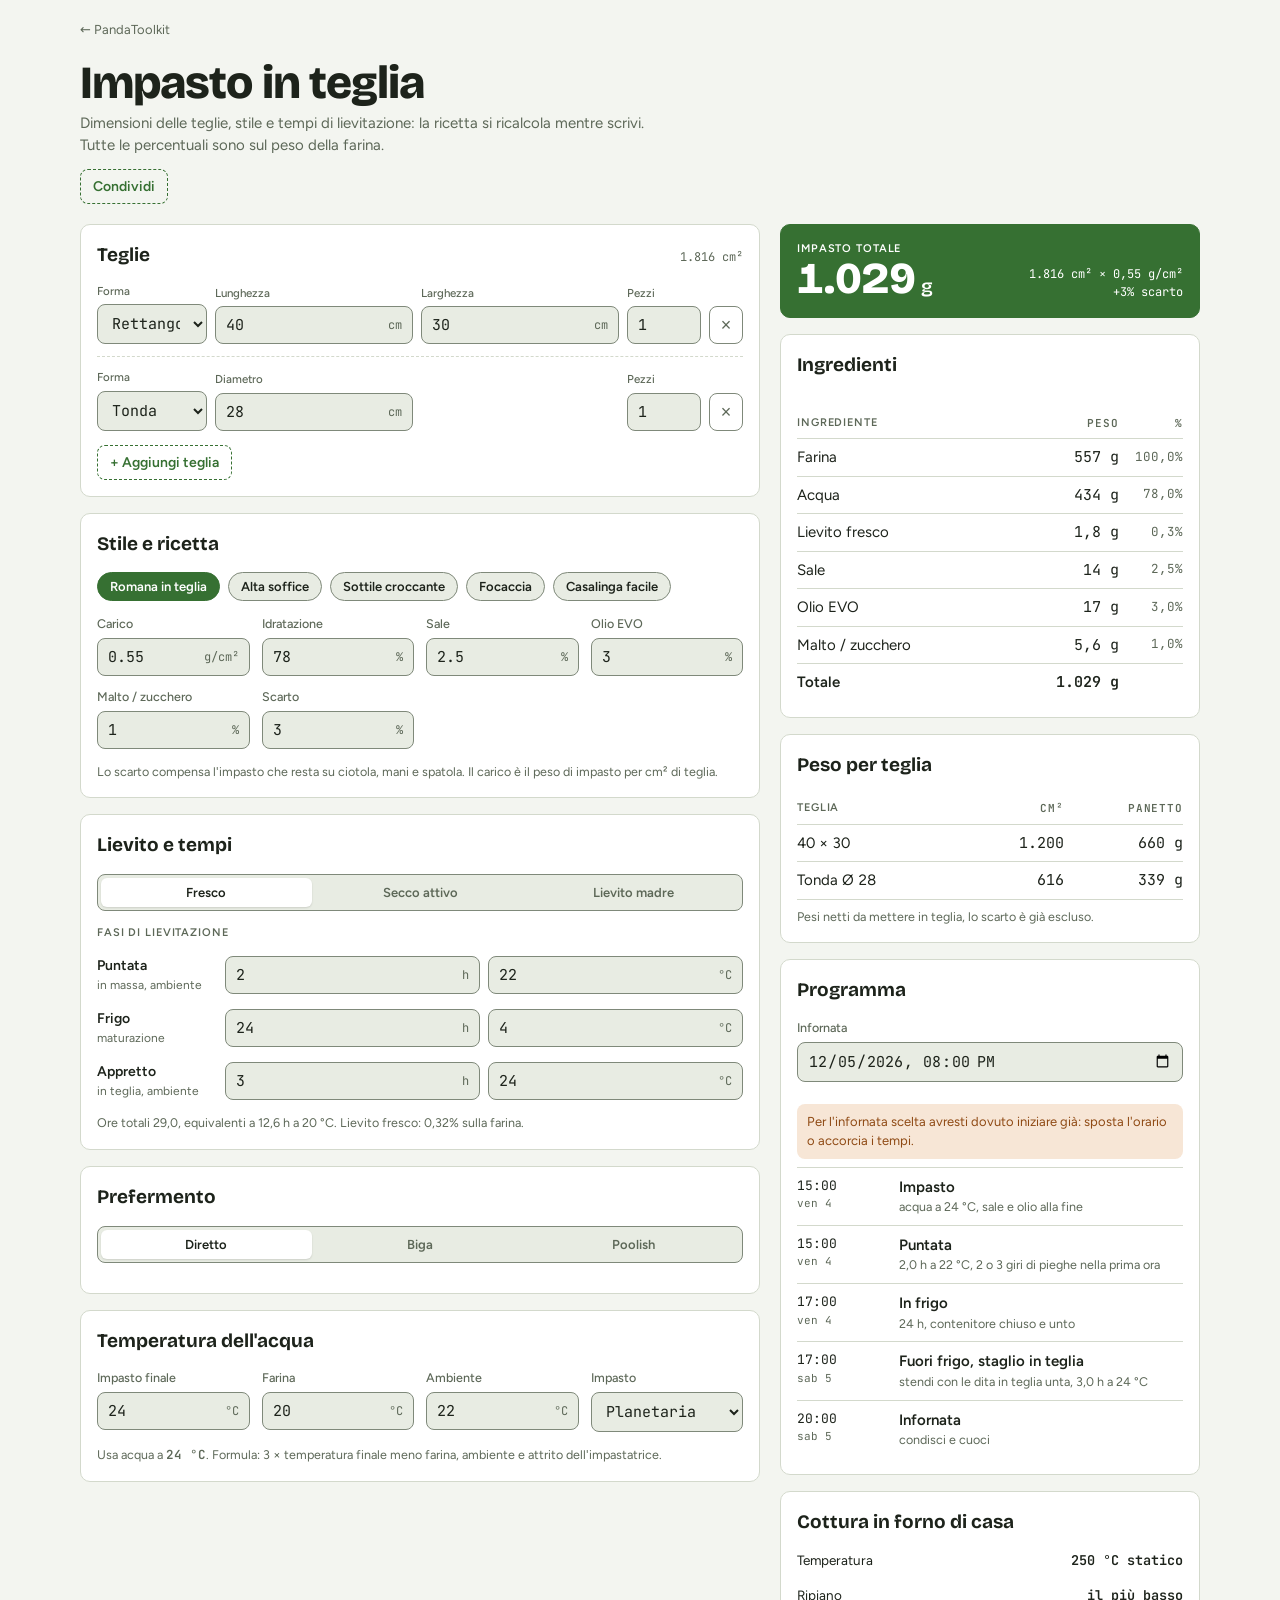
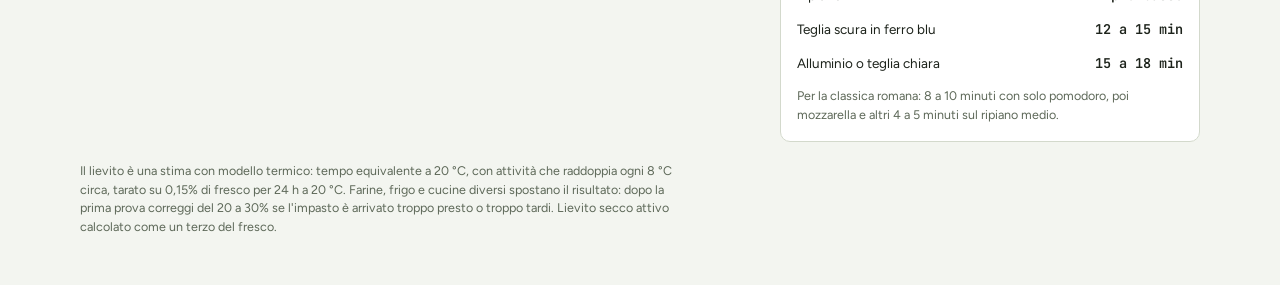
<file: impasto-teglia/index.html>
<!doctype html>
<html lang="it">
<head>
<meta charset="utf-8">
<meta name="viewport" content="width=device-width,initial-scale=1,viewport-fit=cover">
<title>Impasto in teglia · PandaToolkit</title>
<link rel="icon" href="data:image/svg+xml,<svg xmlns='http://www.w3.org/2000/svg' viewBox='0 0 100 100'><text y='.9em' font-size='90'>🍕</text></svg>">
<link rel="stylesheet" href="../assets/panda.css">
<script src="../assets/panda.js"></script>
<style>
/* Layout: scheda di lavoro a due colonne, parametri a sinistra e ricetta calcolata a destra (sticky), una colonna su telefono.
   Colori, font e controlli comuni stanno in ../assets/panda.css */
.grid{display:grid;grid-template-columns:minmax(0,1fr) minmax(0,420px);gap:20px;align-items:start}
@media (max-width:880px){.grid{grid-template-columns:minmax(0,1fr)}}
.col{display:flex;flex-direction:column;gap:16px;min-width:0}
.pan{display:grid;grid-template-columns:110px 1fr 1fr 74px 34px;gap:8px;align-items:end}
.pan .field label{font-size:11.5px}
@media (max-width:520px){.pan{grid-template-columns:1fr 1fr;}.pan .shape{grid-column:1/-1}.pan .x{justify-self:end}}
.pans{display:flex;flex-direction:column;gap:12px}
.pans .pan+.pan{padding-top:12px;border-top:1px dashed var(--line)}
.x{width:34px;height:38px;border:1px solid var(--ctl-line);background:transparent;color:var(--muted);border-radius:8px;cursor:pointer;font-size:18px;line-height:1}
.x:hover{color:var(--warn);border-color:var(--warn)}
.x:focus-visible{outline:2px solid var(--accent);outline-offset:2px}
.phase{display:grid;grid-template-columns:120px 1fr 1fr;gap:8px;align-items:center}
.phase .name{font-weight:600;font-size:14px}
.phase .name small{display:block;font-weight:400;color:var(--muted);font-size:12px}
@media (max-width:420px){.phase{grid-template-columns:1fr 1fr}.phase .name{grid-column:1/-1}}

/* risultati */
.result{position:sticky;top:16px}
@media (max-width:880px){.result{position:static}}
td.p{text-align:right;font-family:var(--f-num);color:var(--muted);font-size:12.5px;width:64px}
tr.sum td{font-weight:600;border-bottom:0}
.tblwrap{overflow-x:auto}
.phasehead{font-family:var(--f-display);font-weight:700;font-size:15px;margin:6px 0 0;color:var(--accent)}
.tl{list-style:none;margin:0;padding:0;display:flex;flex-direction:column}
.tl li{display:grid;grid-template-columns:92px 1fr;gap:10px;padding:8px 0;border-bottom:1px solid var(--line)}
.tl li:last-child{border-bottom:0}
.tl .t{font-family:var(--f-num);font-size:13px;font-variant-numeric:tabular-nums}
.tl .t small{display:block;color:var(--muted);font-size:11px}
.kv{display:flex;justify-content:space-between;gap:12px;font-size:13.5px}
.kv b{font-family:var(--f-num);font-weight:600}
</style>
</head>
<body>
<div class="wrap">
  <a class="back" href="../">← PandaToolkit</a>
  <header>
    <h1>Impasto in teglia</h1>
    <p>Dimensioni delle teglie, stile e tempi di lievitazione: la ricetta si ricalcola mentre scrivi. Tutte le percentuali sono sul peso della farina.</p>
  </header>

  <div class="grid">
    <div class="col">
      <section class="card">
        <h2>Teglie <small id="areaTot"></small></h2>
        <div class="pans" id="pans"></div>
        <button class="btn" id="addPan" type="button">+ Aggiungi teglia</button>
      </section>

      <section class="card">
        <h2>Stile e ricetta</h2>
        <div class="chips" id="presets"></div>
        <div class="fields">
          <div class="field"><label for="load">Carico</label><div class="inp"><input id="load" type="number" step="0.01" min="0.2" max="1.2"><span>g/cm²</span></div></div>
          <div class="field"><label for="hyd">Idratazione</label><div class="inp"><input id="hyd" type="number" step="1" min="50" max="100"><span>%</span></div></div>
          <div class="field"><label for="salt">Sale</label><div class="inp"><input id="salt" type="number" step="0.1" min="0" max="4"><span>%</span></div></div>
          <div class="field"><label for="oil">Olio EVO</label><div class="inp"><input id="oil" type="number" step="0.5" min="0" max="10"><span>%</span></div></div>
          <div class="field"><label for="malt">Malto / zucchero</label><div class="inp"><input id="malt" type="number" step="0.5" min="0" max="5"><span>%</span></div></div>
          <div class="field"><label for="waste">Scarto</label><div class="inp"><input id="waste" type="number" step="1" min="0" max="15"><span>%</span></div></div>
        </div>
        <p class="hint">Lo scarto compensa l'impasto che resta su ciotola, mani e spatola. Il carico è il peso di impasto per cm² di teglia.</p>
      </section>

      <section class="card">
        <h2>Lievito e tempi</h2>
        <div class="seg" id="yeastType" role="group" aria-label="Tipo di lievito">
          <button type="button" data-v="fresh">Fresco</button>
          <button type="button" data-v="dry">Secco attivo</button>
          <button type="button" data-v="lm">Lievito madre</button>
        </div>
        <div class="fields" id="lmFields">
          <div class="field"><label for="lmPct">Lievito madre</label><div class="inp"><input id="lmPct" type="number" step="1" min="5" max="50"><span>%</span></div></div>
          <div class="field"><label for="lmHyd">Idratazione LM</label><div class="inp"><select id="lmHyd"><option value="50">50% (solido)</option><option value="100">100% (licoli)</option></select></div></div>
        </div>
        <div class="label">Fasi di lievitazione</div>
        <div class="phase"><div class="name">Puntata<small>in massa, ambiente</small></div>
          <div class="inp"><input id="pH" type="number" step="0.5" min="0" max="48" aria-label="Ore puntata"><span>h</span></div>
          <div class="inp"><input id="pT" type="number" step="1" min="10" max="35" aria-label="Temperatura puntata"><span>°C</span></div></div>
        <div class="phase"><div class="name">Frigo<small>maturazione</small></div>
          <div class="inp"><input id="fH" type="number" step="1" min="0" max="120" aria-label="Ore frigo"><span>h</span></div>
          <div class="inp"><input id="fT" type="number" step="1" min="1" max="10" aria-label="Temperatura frigo"><span>°C</span></div></div>
        <div class="phase"><div class="name">Appretto<small>in teglia, ambiente</small></div>
          <div class="inp"><input id="aH" type="number" step="0.5" min="0" max="12" aria-label="Ore appretto"><span>h</span></div>
          <div class="inp"><input id="aT" type="number" step="1" min="10" max="35" aria-label="Temperatura appretto"><span>°C</span></div></div>
        <p class="hint" id="yeastHint"></p>
      </section>

      <section class="card" id="prefCard">
        <h2>Prefermento</h2>
        <div class="seg" id="prefType" role="group" aria-label="Prefermento">
          <button type="button" data-v="none">Diretto</button>
          <button type="button" data-v="biga">Biga</button>
          <button type="button" data-v="poolish">Poolish</button>
        </div>
        <div class="fields" id="prefFields">
          <div class="field"><label for="prefPct">Farina nel prefermento</label><div class="inp"><input id="prefPct" type="number" step="5" min="10" max="100"><span>%</span></div></div>
          <div class="field"><label for="prefH">Durata</label><div class="inp"><input id="prefH" type="number" step="1" min="4" max="48"><span>h</span></div></div>
          <div class="field"><label for="prefT">Temperatura</label><div class="inp"><input id="prefT" type="number" step="1" min="4" max="28"><span>°C</span></div></div>
        </div>
        <p class="hint" id="prefHint"></p>
      </section>

      <section class="card">
        <h2>Temperatura dell'acqua</h2>
        <div class="fields">
          <div class="field"><label for="tTarget">Impasto finale</label><div class="inp"><input id="tTarget" type="number" step="1" min="18" max="30"><span>°C</span></div></div>
          <div class="field"><label for="tFlour">Farina</label><div class="inp"><input id="tFlour" type="number" step="1" min="0" max="35"><span>°C</span></div></div>
          <div class="field"><label for="tRoom">Ambiente</label><div class="inp"><input id="tRoom" type="number" step="1" min="0" max="40"><span>°C</span></div></div>
          <div class="field"><label for="mixer">Impasto</label><div class="inp"><select id="mixer"><option value="2">A mano</option><option value="6">Planetaria</option><option value="9">Spirale</option></select></div></div>
        </div>
        <p class="hint" id="waterHint"></p>
      </section>
    </div>

    <div class="col result">
      <div class="total">
        <div><div class="label">Impasto totale</div><div class="big" id="doughTot">0<span> g</span></div></div>
        <div class="meta" id="totMeta"></div>
      </div>

      <section class="card">
        <h2>Ingredienti</h2>
        <div id="warns"></div>
        <div class="tblwrap" id="ingr"></div>
      </section>

      <section class="card">
        <h2>Peso per teglia</h2>
        <div class="tblwrap" id="perPan"></div>
      </section>

      <section class="card">
        <h2>Programma</h2>
        <div class="field"><label for="bakeAt">Infornata</label><div class="inp"><input id="bakeAt" type="datetime-local"></div></div>
        <ul class="tl" id="timeline"></ul>
      </section>

      <section class="card">
        <h2>Cottura in forno di casa</h2>
        <div class="kv"><span>Temperatura</span><b>250 °C statico</b></div>
        <div class="kv"><span>Ripiano</span><b>il più basso</b></div>
        <div class="kv"><span>Teglia scura in ferro blu</span><b>12 a 15 min</b></div>
        <div class="kv"><span>Alluminio o teglia chiara</span><b>15 a 18 min</b></div>
        <p class="hint">Per la classica romana: 8 a 10 minuti con solo pomodoro, poi mozzarella e altri 4 a 5 minuti sul ripiano medio.</p>
      </section>
    </div>
  </div>

  <footer>Il lievito è una stima con modello termico: tempo equivalente a 20 °C, con attività che raddoppia ogni 8 °C circa, tarato su 0,15% di fresco per 24 h a 20 °C. Farine, frigo e cucine diversi spostano il risultato: dopo la prima prova correggi del 20 a 30% se l'impasto è arrivato troppo presto o troppo tardi. Lievito secco attivo calcolato come un terzo del fresco.</footer>
</div>

<script>
const PRESETS = {
  romana:{name:"Romana in teglia",load:0.55,hyd:78,salt:2.5,oil:3,malt:1,waste:3},
  alta:{name:"Alta soffice",load:0.68,hyd:80,salt:2.5,oil:4,malt:1,waste:3},
  sottile:{name:"Sottile croccante",load:0.42,hyd:70,salt:2.5,oil:4,malt:0.5,waste:3},
  focaccia:{name:"Focaccia",load:0.6,hyd:75,salt:2.4,oil:6,malt:1,waste:3},
  casalinga:{name:"Casalinga facile",load:0.6,hyd:65,salt:2.4,oil:4,malt:0,waste:3}
};
const DEF = {
  pans:[{shape:"rect",a:40,b:30,q:1},{shape:"round",a:28,b:0,q:1}],
  preset:"romana", ...PRESETS.romana,
  yeast:"fresh", lmPct:20, lmHyd:"50",
  pH:2,pT:22, fH:24,fT:4, aH:3,aT:24,
  pref:"none", prefPct:50, prefH:16, prefT:18,
  tTarget:24, tFlour:20, tRoom:22, mixer:"6",
  bakeAt:""
};
let S;
S = Panda.load("teglia-v1", DEF);
Panda.share(() => S, DEF, "teglia-v1");
if(!S.bakeAt){ const d=new Date(); d.setDate(d.getDate()+1); d.setHours(20,0,0,0); S.bakeAt=toLocalInput(d); }
function save(){ Panda.save("teglia-v1", S); }
function toLocalInput(d){ const p=n=>String(n).padStart(2,"0"); return `${d.getFullYear()}-${p(d.getMonth()+1)}-${p(d.getDate())}T${p(d.getHours())}:${p(d.getMinutes())}`; }
const $=id=>document.getElementById(id);
const nf0=new Intl.NumberFormat("it-IT",{maximumFractionDigits:0});
const nf1=new Intl.NumberFormat("it-IT",{minimumFractionDigits:1,maximumFractionDigits:1});
const nf2=new Intl.NumberFormat("it-IT",{minimumFractionDigits:2,maximumFractionDigits:2});
const g = v => v < 10 ? nf1.format(v) : nf0.format(v);
const num = v => { const n = parseFloat(v); return isFinite(n) ? n : 0; };

/* ---------- teglie ---------- */
function renderPans(){
  const box=$("pans"); box.innerHTML="";
  S.pans.forEach((p,i)=>{
    const row=document.createElement("div"); row.className="pan";
    const round=p.shape==="round";
    row.innerHTML=`
      <div class="field shape"><label for="ps${i}">Forma</label><div class="inp"><select id="ps${i}"><option value="rect">Rettangolare</option><option value="round">Tonda</option></select></div></div>
      <div class="field"><label for="pa${i}">${round?"Diametro":"Lunghezza"}</label><div class="inp"><input id="pa${i}" type="number" min="5" step="1" value="${p.a}"><span>cm</span></div></div>
      <div class="field" ${round?'style="visibility:hidden"':""}><label for="pb${i}">Larghezza</label><div class="inp"><input id="pb${i}" type="number" min="5" step="1" value="${p.b}"><span>cm</span></div></div>
      <div class="field"><label for="pq${i}">Pezzi</label><div class="inp"><input id="pq${i}" type="number" min="1" step="1" value="${p.q}"></div></div>
      <button class="x" type="button" aria-label="Rimuovi teglia" ${S.pans.length<2?"disabled":""}>×</button>`;
    row.querySelector("select").value=p.shape;
    row.querySelector("select").onchange=e=>{p.shape=e.target.value; if(p.shape==="rect"&&!p.b)p.b=Math.round(p.a*0.75); renderPans(); calc();};
    row.querySelector(`#pa${i}`).oninput=e=>{p.a=num(e.target.value);calc();};
    row.querySelector(`#pb${i}`).oninput=e=>{p.b=num(e.target.value);calc();};
    row.querySelector(`#pq${i}`).oninput=e=>{p.q=Math.max(0,Math.round(num(e.target.value)));calc();};
    row.querySelector(".x").onclick=()=>{S.pans.splice(i,1);renderPans();calc();};
    box.appendChild(row);
  });
}
$("addPan").onclick=()=>{S.pans.push({shape:"rect",a:40,b:30,q:1});renderPans();calc();};
const area = p => p.shape==="round" ? Math.PI*(p.a/2)**2 : p.a*p.b;

/* ---------- preset ---------- */
function renderPresets(){
  const box=$("presets"); box.innerHTML="";
  Object.entries(PRESETS).forEach(([k,v])=>{
    const b=document.createElement("button"); b.type="button"; b.className="chip"; b.textContent=v.name;
    b.setAttribute("aria-pressed", S.preset===k);
    b.onclick=()=>{S.preset=k; Object.assign(S,{load:v.load,hyd:v.hyd,salt:v.salt,oil:v.oil,malt:v.malt,waste:v.waste}); fillInputs(); renderPresets(); calc();};
    box.appendChild(b);
  });
}

/* ---------- segmenti ---------- */
function seg(id,key){
  const el=$(id);
  el.querySelectorAll("button").forEach(b=>{
    b.setAttribute("aria-pressed", S[key]===b.dataset.v);
    b.onclick=()=>{S[key]=b.dataset.v; seg(id,key); calc();};
  });
}

/* ---------- input semplici ---------- */
const SIMPLE=["load","hyd","salt","oil","malt","waste","lmPct","lmHyd","pH","pT","fH","fT","aH","aT","prefPct","prefH","prefT","tTarget","tFlour","tRoom","mixer","bakeAt"];
const RECIPE=["load","hyd","salt","oil","malt","waste"];
function fillInputs(){ SIMPLE.forEach(k=>{ $(k).value=S[k]; }); }
SIMPLE.forEach(k=>{
  $(k).addEventListener("input",e=>{
    S[k]=(k==="lmHyd"||k==="mixer"||k==="bakeAt")?e.target.value:num(e.target.value);
    if(RECIPE.includes(k)){ S.preset=""; renderPresets(); }
    calc();
  });
});

/* ---------- modello lievito ---------- */
const factor = T => Math.pow(2,(T-20)/8);
function freshPct(hoursEq){ // % sul peso farina
  if(hoursEq<=0) return null;
  return Math.min(4, Math.max(0.02, 0.15*Math.pow(24/hoursEq,1.2)));
}

/* ---------- calcolo ---------- */
function calc(){
  save();
  const yeastIsLM = S.yeast==="lm";
  $("lmFields").hidden = !yeastIsLM;
  $("prefCard").hidden = yeastIsLM;
  const pref = yeastIsLM ? "none" : S.pref;
  $("prefFields").hidden = pref==="none";

  // area e peso
  let A=0; S.pans.forEach(p=>A+=area(p)*p.q);
  $("areaTot").textContent = nf0.format(A)+" cm²";
  const doughNet = A*S.load;
  const dough = doughNet*(1+S.waste/100);

  const h=S.hyd/100, s=S.salt/100, o=S.oil/100, m=S.malt/100;
  const hoursEq = S.pH*factor(S.pT) + S.fH*factor(S.fT) + S.aH*factor(S.aT);
  const totalH = S.pH + S.fH + S.aH;
  let yF = freshPct(hoursEq); // frazione %
  const yeastMult = S.yeast==="dry" ? 1/3 : 1;
  const warns=[];

  let F, rows=[], phases=null;
  if(yeastIsLM){
    const l=S.lmPct/100, lh=num(S.lmHyd)/100;
    F = dough/(1+h+s+o+m);
    const lmMass=F*l, lmFlour=lmMass/(1+lh), lmWater=lmMass-lmFlour;
    rows=[["Farina",F-lmFlour,(F-lmFlour)/F],["Acqua",F*h-lmWater,(F*h-lmWater)/F],["Lievito madre",lmMass,l],["Sale",F*s,s],["Olio EVO",F*o,o]];
    if(m>0) rows.push(["Malto / zucchero",F*m,m]);
    $("yeastHint").textContent = `Ore totali ${nf1.format(totalH)}, equivalenti a ${nf1.format(hoursEq)} h a 20 °C. Con il lievito madre i tempi dipendono molto dalla sua forza: usa questi valori come punto di partenza e guarda il volume.`;
    if(F*h-lmWater<0) warns.push("L'acqua del lievito madre supera l'acqua totale: abbassa la percentuale di LM o alza l'idratazione.");
  } else {
    const yTot = yF===null ? 0 : yF/100*yeastMult;
    F = dough/(1+h+s+o+m+yTot);
    const yName = S.yeast==="dry" ? "Lievito secco" : "Lievito fresco";
    if(yF===null){ warns.push("Inserisci almeno una fase di lievitazione per calcolare il lievito."); }
    $("yeastHint").textContent = yF===null ? "" :
      `Ore totali ${nf1.format(totalH)}, equivalenti a ${nf1.format(hoursEq)} h a 20 °C. Lievito ${S.yeast==="dry"?"secco":"fresco"}: ${nf2.format(yF*yeastMult)}% sulla farina.`;
    if(yF!==null && yF>=3.99) warns.push("Tempi molto brevi: il lievito è al massimo consigliato (4% fresco). Allunga la lievitazione se puoi.");

    if(pref==="none"){
      rows=[["Farina",F,1],["Acqua",F*h,h],[yName,F*yTot,yTot],["Sale",F*s,s],["Olio EVO",F*o,o]];
      if(m>0) rows.push(["Malto / zucchero",F*m,m]);
    } else {
      const pp=S.prefPct/100, pF=F*pp;
      let pW, pY, prefNote;
      if(pref==="biga"){ pW=pF*0.45; pY=pF*0.01*yeastMult; prefNote=`Biga al 45% di idratazione con 1% di lievito fresco sulla sua farina. Ideale ${nf0.format(S.prefH)} h a ${nf0.format(S.prefT)} °C (classico: 16 a 18 h a 18 °C).`; }
      else { pW=pF; const py=freshPct(S.prefH*factor(S.prefT)); pY=pF*py/100*yeastMult; prefNote=`Poolish al 100% di idratazione, lievito ${nf2.format(py*yeastMult)}% sulla sua farina per ${nf0.format(S.prefH)} h a ${nf0.format(S.prefT)} °C. Pronto quando la superficie è piena di bolle e inizia a incurvarsi al centro.`; }
      const cF=F-pF, cW=F*h-pW, cY=F*yTot*(1-pp);
      $("prefHint").textContent=prefNote+(pp>=1?" Con il 100% di prefermento in chiusura non serve altro lievito.":" In chiusura aggiungi il lievito in proporzione alla farina nuova.");
      if(cW<0) warns.push("L'acqua del prefermento supera l'acqua totale: riduci la percentuale di prefermento o alza l'idratazione.");
      if(pref==="biga" && h<0.6) warns.push("Con la biga e meno del 60% di idratazione totale l'impasto viene molto rigido.");
      phases=[
        [pref==="biga"?"Biga":"Poolish",[["Farina",pF,pp],["Acqua",pW,pW/F],[yName,pY,pY/F]]],
        ["Chiusura",[["Farina",cF,cF/F],["Acqua",cW,cW/F],...(cY>0.05?[[yName,cY,cY/F]]:[]),["Sale",F*s,s],["Olio EVO",F*o,o],...(m>0?[["Malto / zucchero",F*m,m]]:[])]]
      ];
      rows=[["Farina totale",F,1],["Acqua totale",F*h,h],[yName+" totale",pY+cY,(pY+cY)/F],["Sale",F*s,s],["Olio EVO",F*o,o],...(m>0?[["Malto / zucchero",F*m,m]]:[])];
    }
  }

  // output totale
  $("doughTot").innerHTML = nf0.format(dough)+"<span> g</span>";
  $("totMeta").innerHTML = `${nf0.format(A)} cm² × ${nf2.format(S.load)} g/cm²<br>+${nf0.format(S.waste)}% scarto`;
  $("warns").innerHTML = warns.map(w=>`<div class="warn">${w}</div>`).join("");

  const tbl = (rs,withSum)=>{
    let tot=0;
    const body=rs.map(([n,v,p])=>{tot+=v; return `<tr><td>${n}</td><td class="n">${g(Math.max(0,v))} g</td><td class="p">${nf1.format(p*100)}%</td></tr>`;}).join("");
    return `<table><thead><tr><th>Ingrediente</th><th class="n">Peso</th><th class="n">%</th></tr></thead><tbody>${body}${withSum?`<tr class="sum"><td>Totale</td><td class="n">${nf0.format(tot)} g</td><td></td></tr>`:""}</tbody></table>`;
  };
  let html="";
  if(phases){
    phases.forEach(([n,rs])=>{ html+=`<div class="phasehead">${n}</div>`+tbl(rs,true); });
    html+=`<div class="phasehead">Riepilogo</div>`+tbl(rows,false);
  } else html=tbl(rows,true);
  $("ingr").innerHTML=html;

  // per teglia
  $("perPan").innerHTML = `<table><thead><tr><th>Teglia</th><th class="n">cm²</th><th class="n">Panetto</th></tr></thead><tbody>`+
    S.pans.map(p=>{
      const a=area(p), lab=p.shape==="round"?`Tonda Ø ${p.a}`:`${p.a} × ${p.b}`;
      return `<tr><td>${lab}${p.q>1?` <span style="color:var(--muted)">× ${p.q}</span>`:""}</td><td class="n">${nf0.format(a)}</td><td class="n">${nf0.format(a*S.load)} g</td></tr>`;
    }).join("")+`</tbody></table><p class="hint" style="margin-top:8px">Pesi netti da mettere in teglia, lo scarto è già escluso.</p>`;

  // acqua
  const fric=num(S.mixer);
  const tw = 3*S.tTarget - S.tFlour - S.tRoom - fric;
  $("waterHint").innerHTML = `Usa acqua a <b style="font-family:var(--f-num)">${nf0.format(tw)} °C</b>`+
    (tw<4?". Non ci arrivi con il rubinetto: usa acqua di frigo e sostituisci una parte con ghiaccio tritato.":tw>35?". Molto calda: controlla i dati, sopra i 35 °C stressi il lievito.":".")+
    ` Formula: 3 × temperatura finale meno farina, ambiente e attrito dell'impastatrice.`;

  // programma
  const tl=$("timeline"); tl.innerHTML="";
  const bake=new Date(S.bakeAt);
  if(!isNaN(bake)){
    const ms=h=>h*3600e3;
    const steps=[];
    let t=bake.getTime();
    const tA=t-ms(S.aH), tF=tA-ms(S.fH), tP=tF-ms(S.pH);
    if(pref!=="none") steps.push([tP-ms(S.prefH), pref==="biga"?"Prepara la biga":"Prepara il poolish", `${nf0.format(S.prefH)} h a ${nf0.format(S.prefT)} °C`]);
    steps.push([tP,"Impasto",`acqua a ${nf0.format(tw)} °C, sale e olio alla fine`]);
    if(S.pH>0) steps.push([tP,"Puntata",`${nf1.format(S.pH)} h a ${nf0.format(S.pT)} °C, 2 o 3 giri di pieghe nella prima ora`]);
    if(S.fH>0) steps.push([tF,"In frigo",`${nf0.format(S.fH)} h, contenitore chiuso e unto`]);
    if(S.aH>0) steps.push([tA,S.fH>0?"Fuori frigo, staglio in teglia":"Staglio in teglia",`stendi con le dita in teglia unta, ${nf1.format(S.aH)} h a ${nf0.format(S.aT)} °C`]);
    steps.push([t,"Infornata","condisci e cuoci"]);
    const df=new Intl.DateTimeFormat("it-IT",{weekday:"short",day:"numeric"}), tf=new Intl.DateTimeFormat("it-IT",{hour:"2-digit",minute:"2-digit"});
    steps.forEach(([ts,n,d])=>{
      const dd=new Date(ts), li=document.createElement("li");
      li.innerHTML=`<div class="t">${tf.format(dd)}<small>${df.format(dd)}</small></div><div><b>${n}</b><div class="hint">${d}</div></div>`;
      tl.appendChild(li);
    });
    if(steps[0][0]<Date.now()) tl.insertAdjacentHTML("afterbegin",`<li style="display:block"><div class="warn">Per l'infornata scelta avresti dovuto iniziare già: sposta l'orario o accorcia i tempi.</div></li>`);
  }
}

renderPans(); renderPresets(); fillInputs(); seg("yeastType","yeast"); seg("prefType","pref"); calc();
</script>
</body>
</html>
</file>
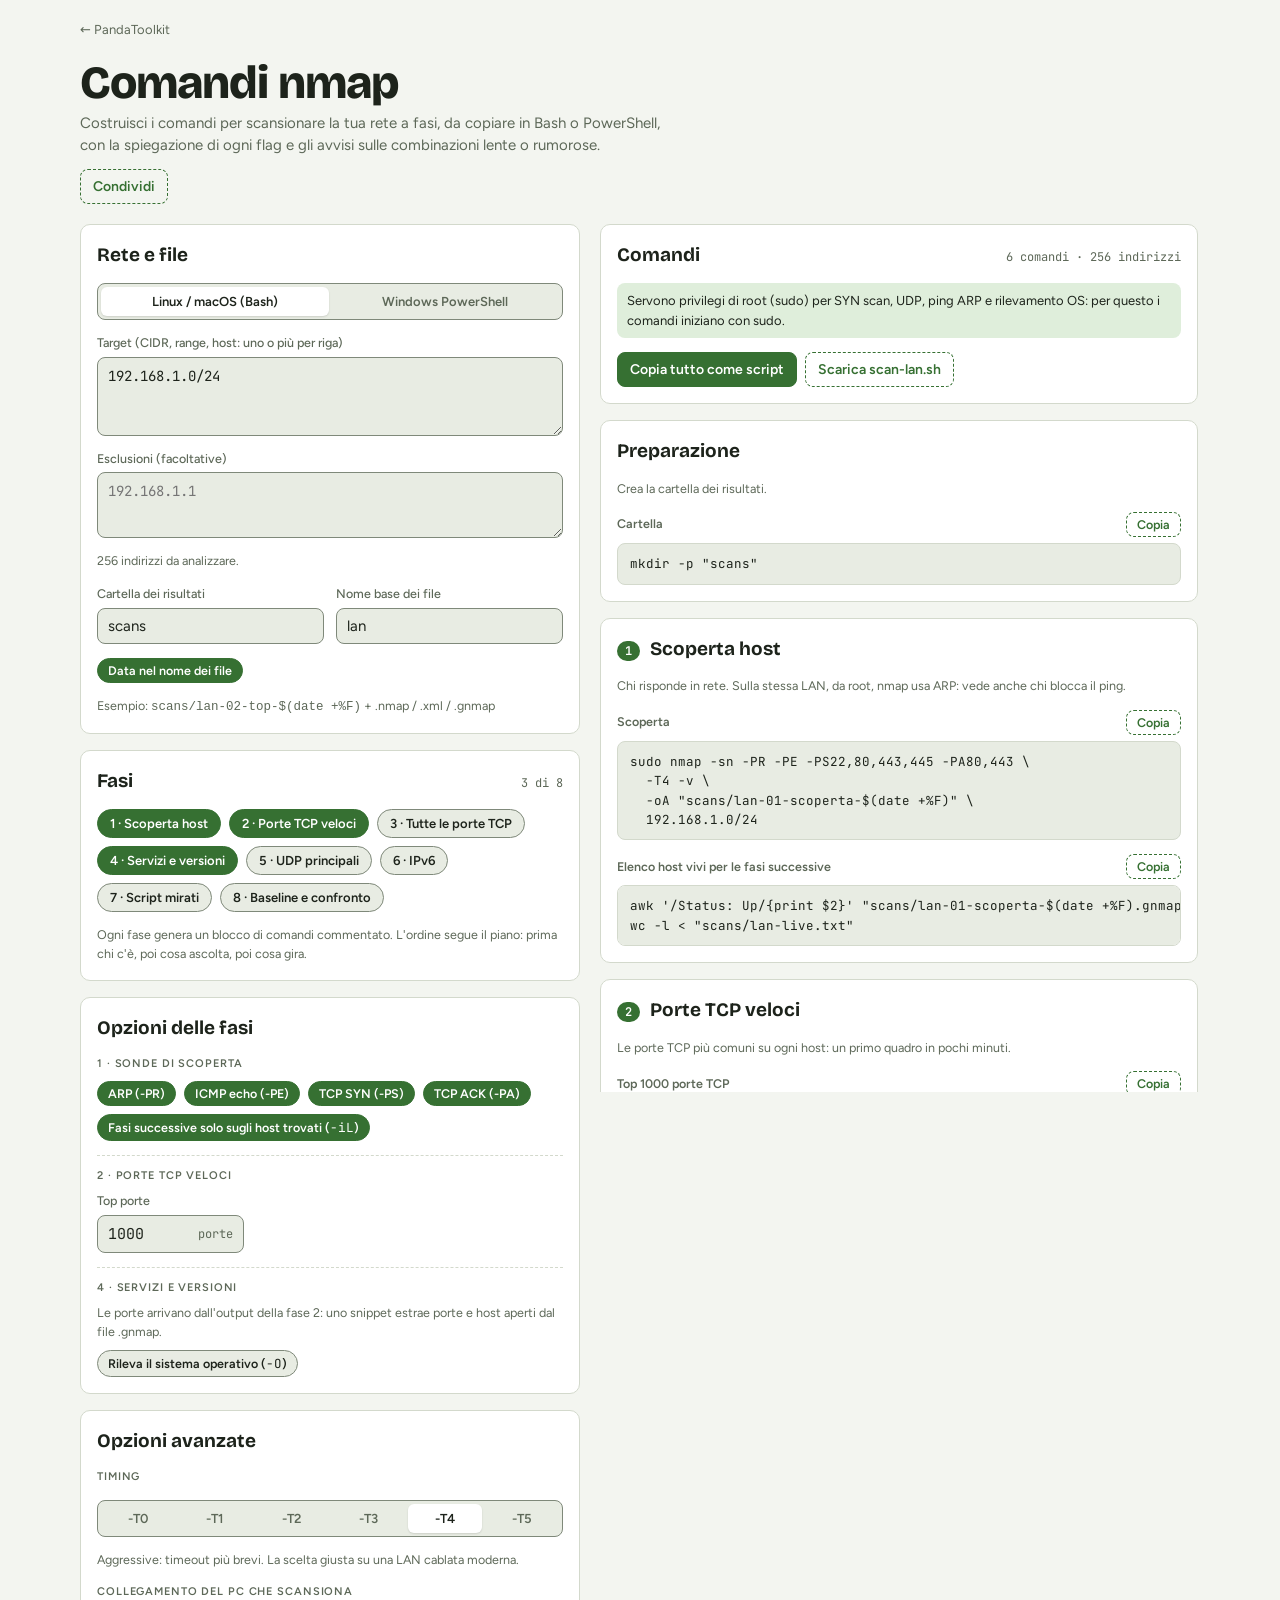
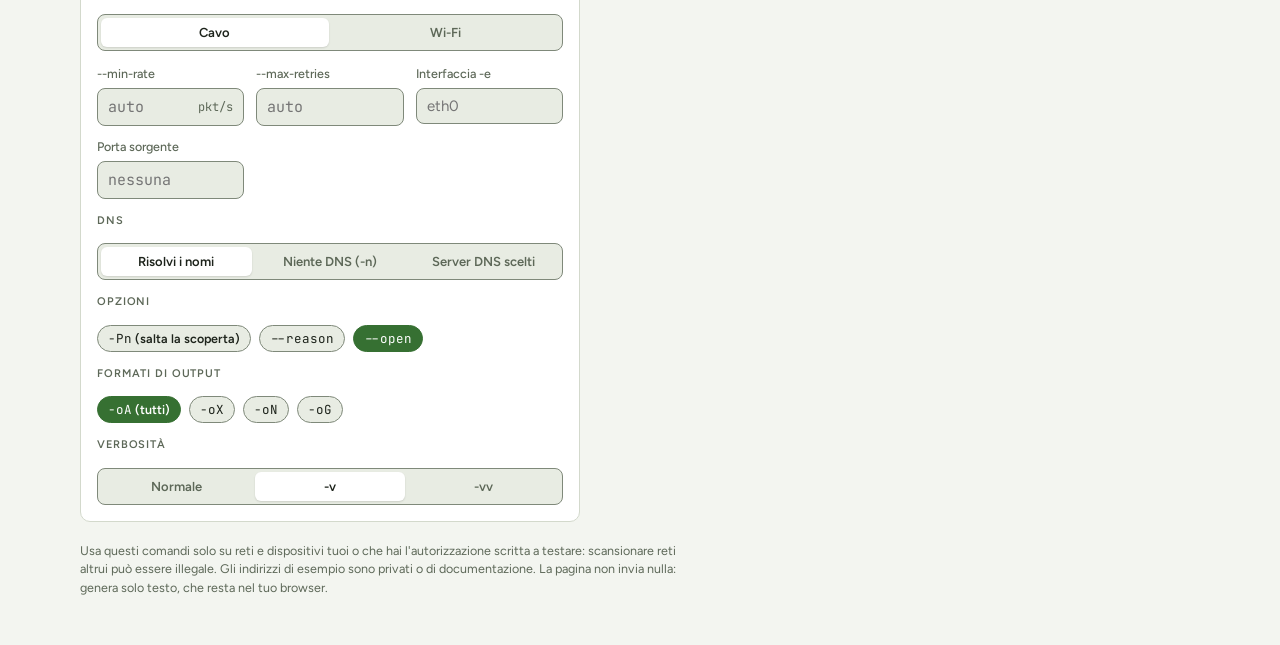
<file: nmap-comandi/index.html>
<!doctype html>
<html lang="it">
<head>
<meta charset="utf-8">
<meta name="viewport" content="width=device-width,initial-scale=1,viewport-fit=cover">
<title>Comandi nmap · PandaToolkit</title>
<link rel="icon" href="data:image/svg+xml,<svg xmlns='http://www.w3.org/2000/svg' viewBox='0 0 100 100'><text y='.9em' font-size='90'>📡</text></svg>">
<link rel="stylesheet" href="../assets/panda.css">
<script src="../assets/panda.js"></script>
<style>
/* Layout: impostazioni a sinistra, comandi generati a destra (sticky, con scroll interno), una colonna su telefono.
   Colori, font e controlli comuni stanno in ../assets/panda.css */
.grid{display:grid;grid-template-columns:minmax(0,5fr) minmax(0,6fr);gap:20px;align-items:start}
@media (max-width:900px){.grid{grid-template-columns:minmax(0,1fr)}}
.col{display:flex;flex-direction:column;gap:16px;min-width:0}
.result{position:sticky;top:16px;max-height:calc(100vh - 32px);overflow-y:auto;overscroll-behavior:contain;padding-right:2px}
@media (max-width:900px){.result{position:static;max-height:none;overflow:visible}}

.inp textarea{flex:1;min-width:0;border:0;background:transparent;color:var(--fg);font:14px/1.45 var(--f-num);padding:8px 10px;outline:none;resize:vertical;min-height:64px}
.inp input[type=time]{font-family:var(--f-num)}
.two{display:grid;grid-template-columns:repeat(auto-fill,minmax(160px,1fr));gap:12px}
.sub{display:flex;flex-direction:column;gap:8px;padding-top:12px;border-top:1px dashed var(--line)}
.sub:first-child{border-top:0;padding-top:0}
.sub .label{display:flex;gap:8px;align-items:baseline}
.chips.sm .chip{padding:4px 10px;font-size:12.5px}
.chip code,.tag code{font-family:var(--f-num);font-weight:400}
.notes{display:flex;flex-direction:column;gap:6px}
.info{background:var(--accent-soft);color:var(--fg);border-radius:8px;padding:8px 10px;font-size:13px}

/* comandi */
.bar{display:flex;flex-wrap:wrap;gap:8px;align-items:center}
.btn.sm{padding:4px 10px;font-size:12.5px;align-self:center}
.btn.solid{background:var(--accent);color:var(--accent-ink);border-style:solid}
.cmd{display:flex;flex-direction:column;gap:6px;min-width:0}
.cmdhead{display:flex;justify-content:space-between;align-items:center;gap:8px}
.cmdhead .label{text-transform:none;letter-spacing:0;font-size:12.5px}
pre.code{margin:0;background:var(--sunk);border:1px solid var(--line);border-radius:8px;padding:10px 12px;font:12.5px/1.55 var(--f-num);color:var(--fg);white-space:pre;overflow-x:auto;tab-size:2;max-width:100%}
pre.code .c{color:var(--muted)}
.phead{display:flex;gap:10px;align-items:baseline}
.phead .num{font-family:var(--f-num);font-size:12px;color:var(--accent-ink);background:var(--accent);border-radius:999px;padding:1px 8px;flex:none}
.flags{margin:0;display:grid;grid-template-columns:max-content minmax(0,1fr);gap:8px 12px;font-size:13.5px}
.flags dt{font:600 12.5px var(--f-num);color:var(--accent);padding-top:1px;max-width:14ch;overflow-wrap:anywhere}
.flags dd{margin:0}
@media (max-width:420px){.flags{grid-template-columns:minmax(0,1fr);gap:2px}.flags dd{margin-bottom:8px}}
.copied{color:var(--accent)}
@media (max-width:520px){pre.code{font-size:12px;padding:9px 10px}}
</style>
</head>
<body>
<div class="wrap">
  <a class="back" href="../">← PandaToolkit</a>
  <header>
    <h1>Comandi nmap</h1>
    <p>Costruisci i comandi per scansionare la tua rete a fasi, da copiare in Bash o PowerShell, con la spiegazione di ogni flag e gli avvisi sulle combinazioni lente o rumorose.</p>
  </header>

  <div class="grid">
    <div class="col">
      <section class="card">
        <h2>Rete e file</h2>
        <div class="seg" id="os" role="group" aria-label="Sistema operativo">
          <button type="button" data-v="nix">Linux / macOS (Bash)</button>
          <button type="button" data-v="win">Windows PowerShell</button>
        </div>
        <div class="field"><label for="targets">Target (CIDR, range, host: uno o più per riga)</label>
          <div class="inp"><textarea id="targets" rows="3" spellcheck="false" autocomplete="off" placeholder="192.168.1.0/24&#10;192.168.1.10-50&#10;nas.example.lan"></textarea></div></div>
        <div class="field"><label for="excl">Esclusioni (facoltative)</label>
          <div class="inp"><textarea id="excl" rows="2" spellcheck="false" autocomplete="off" placeholder="192.168.1.1"></textarea></div></div>
        <div id="tgtNotes" class="notes"></div>
        <div class="two">
          <div class="field"><label for="folder">Cartella dei risultati</label><div class="inp"><input id="folder" type="text" spellcheck="false" autocomplete="off" placeholder="scans"></div></div>
          <div class="field"><label for="base">Nome base dei file</label><div class="inp"><input id="base" type="text" spellcheck="false" autocomplete="off" placeholder="lan"></div></div>
        </div>
        <div class="chips sm"><button type="button" class="chip" id="dated">Data nel nome dei file</button></div>
        <p class="hint" id="fileHint"></p>
      </section>

      <section class="card">
        <h2>Fasi <small id="phCount"></small></h2>
        <div class="chips" id="phases"></div>
        <p class="hint">Ogni fase genera un blocco di comandi commentato. L'ordine segue il piano: prima chi c'è, poi cosa ascolta, poi cosa gira.</p>
      </section>

      <section class="card" id="phOpts">
        <h2>Opzioni delle fasi</h2>
        <div class="sub" data-ph="1">
          <div class="label">1 · Sonde di scoperta</div>
          <div class="chips sm" id="probes"></div>
          <div class="chips sm"><button type="button" class="chip" id="useLive">Fasi successive solo sugli host trovati (<code>-iL</code>)</button></div>
        </div>
        <div class="sub" data-ph="2 6">
          <div class="label">2 · Porte TCP veloci</div>
          <div class="fields"><div class="field"><label for="top">Top porte</label><div class="inp"><input id="top" type="number" min="1" max="65535" step="1"><span>porte</span></div></div></div>
        </div>
        <div class="sub" data-ph="3">
          <div class="label">3 · Tutte le porte TCP</div>
          <div class="fields"><div class="field"><label for="allRate">Velocità minima</label><div class="inp"><input id="allRate" type="number" min="10" max="100000" step="100"><span>pkt/s</span></div></div></div>
          <p class="hint">Usata se in Opzioni avanzate non hai messo un <code>--min-rate</code> globale.</p>
        </div>
        <div class="sub" data-ph="4">
          <div class="label">4 · Servizi e versioni</div>
          <div class="fields" id="manPortsBox"><div class="field"><label for="manPorts">Porte da analizzare</label><div class="inp"><input id="manPorts" type="text" spellcheck="false" autocomplete="off"></div></div></div>
          <p class="hint" id="p4hint"></p>
          <div class="chips sm"><button type="button" class="chip" id="osdet">Rileva il sistema operativo (<code>-O</code>)</button></div>
        </div>
        <div class="sub" data-ph="5">
          <div class="label">5 · Porte UDP</div>
          <div class="seg" id="udp" role="group" aria-label="Porte UDP">
            <button type="button" data-v="20">Top 20</button><button type="button" data-v="100">Top 100</button><button type="button" data-v="1000">Top 1000</button><button type="button" data-v="all">Tutte</button>
          </div>
        </div>
        <div class="sub" data-ph="6">
          <div class="label">6 · IPv6</div>
          <div class="field"><label for="v6">Host IPv6 da scansionare</label><div class="inp"><input id="v6" type="text" spellcheck="false" autocomplete="off" placeholder="2001:db8::10 fe80::1%eth0"></div></div>
          <p class="hint">Gli indirizzi link-local (<code>fe80::</code>) vogliono l'interfaccia dopo <code>%</code>. L'interfaccia per la scoperta si imposta in Opzioni avanzate.</p>
        </div>
        <div class="sub" data-ph="7">
          <div class="label">7 · Script NSE</div>
          <div class="chips sm" id="scripts"></div>
        </div>
        <div class="sub" data-ph="8">
          <div class="label">8 · Pianificazione</div>
          <div class="seg" id="freq" role="group" aria-label="Frequenza">
            <button type="button" data-v="daily">Ogni giorno</button><button type="button" data-v="weekly">Ogni lunedì</button>
          </div>
          <div class="fields"><div class="field"><label for="time">Ora</label><div class="inp"><input id="time" type="time"></div></div></div>
        </div>
        <p class="hint" id="noOpts">Seleziona una fase per vederne le opzioni.</p>
      </section>

      <section class="card">
        <h2>Opzioni avanzate</h2>
        <div class="label">Timing</div>
        <div class="seg" id="T" role="group" aria-label="Modello di timing">
          <button type="button" data-v="0">-T0</button><button type="button" data-v="1">-T1</button><button type="button" data-v="2">-T2</button><button type="button" data-v="3">-T3</button><button type="button" data-v="4">-T4</button><button type="button" data-v="5">-T5</button>
        </div>
        <p class="hint" id="tHint"></p>
        <div class="label">Collegamento del PC che scansiona</div>
        <div class="seg" id="link" role="group" aria-label="Collegamento">
          <button type="button" data-v="wired">Cavo</button><button type="button" data-v="wifi">Wi-Fi</button>
        </div>
        <div class="fields">
          <div class="field"><label for="minRate">--min-rate</label><div class="inp"><input id="minRate" type="number" min="1" step="100" placeholder="auto"><span>pkt/s</span></div></div>
          <div class="field"><label for="maxRetries">--max-retries</label><div class="inp"><input id="maxRetries" type="number" min="0" max="10" step="1" placeholder="auto"></div></div>
          <div class="field"><label for="iface">Interfaccia -e</label><div class="inp"><input id="iface" type="text" spellcheck="false" autocomplete="off" placeholder="eth0"></div></div>
          <div class="field"><label for="sport">Porta sorgente</label><div class="inp"><input id="sport" type="number" min="1" max="65535" step="1" placeholder="nessuna"></div></div>
        </div>
        <div class="label">DNS</div>
        <div class="seg" id="dns" role="group" aria-label="Risoluzione DNS">
          <button type="button" data-v="sys">Risolvi i nomi</button><button type="button" data-v="no">Niente DNS (-n)</button><button type="button" data-v="srv">Server DNS scelti</button>
        </div>
        <div class="field" id="dnsSrvBox"><label for="dnsSrv">--dns-servers</label><div class="inp"><input id="dnsSrv" type="text" spellcheck="false" autocomplete="off" placeholder="192.168.1.1"></div></div>
        <div class="label">Opzioni</div>
        <div class="chips sm" id="toggles"></div>
        <div class="label">Formati di output</div>
        <div class="chips sm" id="fmt"></div>
        <div class="label">Verbosità</div>
        <div class="seg" id="verb" role="group" aria-label="Verbosità">
          <button type="button" data-v="">Normale</button><button type="button" data-v="v">-v</button><button type="button" data-v="vv">-vv</button>
        </div>
      </section>
    </div>

    <div class="col result">
      <section class="card">
        <h2>Comandi <small id="sum"></small></h2>
        <div class="notes" id="warns"></div>
        <div class="bar">
          <button class="btn solid" type="button" id="copyAll">Copia tutto come script</button>
          <button class="btn" type="button" id="dlAll">Scarica</button>
          <span class="hint" id="allMsg" aria-live="polite"></span>
        </div>
      </section>
      <div class="col" id="blocks"></div>
      <section class="card">
        <h2>Cosa fa ogni flag</h2>
        <dl class="flags" id="flags"></dl>
      </section>
    </div>
  </div>

  <footer>Usa questi comandi solo su reti e dispositivi tuoi o che hai l'autorizzazione scritta a testare: scansionare reti altrui può essere illegale. Gli indirizzi di esempio sono privati o di documentazione. La pagina non invia nulla: genera solo testo, che resta nel tuo browser.</footer>
</div>

<script>
const PH = [
  {n:1, slug:"scoperta", name:"Scoperta host", intro:"Chi risponde in rete. Sulla stessa LAN, da root, nmap usa ARP: vede anche chi blocca il ping."},
  {n:2, slug:"top", name:"Porte TCP veloci", intro:"Le porte TCP più comuni su ogni host: un primo quadro in pochi minuti."},
  {n:3, slug:"tutte", name:"Tutte le porte TCP", intro:"Tutte le 65.535 porte TCP, per trovare servizi su porte insolite."},
  {n:4, slug:"servizi", name:"Servizi e versioni", intro:"Versioni e script di default solo sulle porte già trovate aperte: preciso e molto più rapido che su tutte."},
  {n:5, slug:"udp", name:"UDP principali", intro:"DNS, DHCP, SNMP, NTP, mDNS, SSDP: i servizi UDP che contano. Lento, meglio poche porte."},
  {n:6, slug:"ipv6", name:"IPv6", intro:"In LAN l'IPv6 è spesso attivo anche se non lo usi: i servizi possono ascoltare lì senza le regole del firewall IPv4."},
  {n:7, slug:"script", name:"Script mirati", intro:"Controlli specifici con NSE: cifrari TLS, titoli web, firma SMB, algoritmi SSH, DNS ricorsivo."},
  {n:8, slug:"baseline", name:"Baseline e confronto", intro:"Salva una scansione di riferimento e confronta le successive con ndiff: vedi subito porte nuove o sparite."}
];
const PROBES = {PR:{f:"-PR",l:"ARP (-PR)"}, PE:{f:"-PE",l:"ICMP echo (-PE)"}, PS:{f:"-PS22,80,443,445",l:"TCP SYN (-PS)"}, PA:{f:"-PA80,443",l:"TCP ACK (-PA)"}};
const SCRIPTS = {
  ssl:{l:"ssl-enum-ciphers", s:["ssl-enum-ciphers"], tcp:[443,8443]},
  http:{l:"http-title", s:["http-title"], tcp:[80,443,8080,8443]},
  smb:{l:"smb-security-mode", s:["smb-security-mode","smb2-security-mode"], tcp:[445]},
  ssh:{l:"ssh2-enum-algos", s:["ssh2-enum-algos"], tcp:[22]},
  dns:{l:"dns", s:["dns-recursion","dns-nsid"], udp:[53]}
};
const TOGGLES = {Pn:"-Pn (salta la scoperta)", reason:"--reason", open:"--open"};
const FMTS = {A:"-oA (tutti)", X:"-oX", N:"-oN", G:"-oG"};
const THINT = {
  "0":"Paranoid: 5 minuti tra una sonda e l'altra. Serve solo a eludere un IDS, in pratica non finisce mai.",
  "1":"Sneaky: 15 secondi tra le sonde. Lentissimo.",
  "2":"Polite: 0,4 secondi tra le sonde per non caricare la rete. Molto lento con tante porte.",
  "3":"Normal: il default di nmap, va bene ovunque.",
  "4":"Aggressive: timeout più brevi. La scelta giusta su una LAN cablata moderna.",
  "5":"Insane: timeout minimi. Rischia di perdere porte, soprattutto su Wi-Fi o dispositivi lenti."
};
const FLAGS = {
  "sudo":"Esegue nmap come root: necessario per SYN scan (-sS), UDP (-sU), ping ARP e rilevamento OS (-O). Senza privilegi nmap ripiega su connect scan e alcune opzioni non funzionano.",
  "admin":"Su Windows non c'è sudo: apri PowerShell come amministratore (serve per -sS, -sU, -O e ARP) e installa nmap con Npcap.",
  "-sn":"Solo scoperta host, nessuna scansione di porte: elenca chi risponde.",
  "-PR":"Ping ARP: sulla stessa LAN è il metodo più affidabile, risponde anche chi blocca il ping. Da root nmap lo usa da solo per i target sulla rete locale.",
  "-PE":"Ping ICMP echo, il ping classico. Serve per host fuori dalla LAN locale (altre VLAN, VPN).",
  "-PS":"Ping TCP SYN verso le porte indicate: chi risponde con SYN/ACK o RST è vivo.",
  "-PA":"Ping TCP ACK verso le porte indicate: passa alcuni firewall che bloccano i SYN.",
  "-sS":"SYN scan (half-open): invia un SYN e legge la risposta senza completare la connessione. Veloce, richiede privilegi.",
  "-sU":"Scansione UDP. Lenta per natura: una porta che non risponde risulta open|filtered, aperta o filtrata.",
  "-sV":"Riconosce servizio e versione interrogando le porte aperte.",
  "--version-intensity":"Quanto insistere nel riconoscere la versione, da 0 (poche sonde) a 9 (tutte). 0 tiene veloce l'UDP e basta a chiarire molti open|filtered.",
  "-sC":"Esegue gli script NSE della categoria default, sicuri e informativi (equivale a --script=default).",
  "-O":"Indovina il sistema operativo dall'impronta TCP/IP. Richiede privilegi e funziona meglio con almeno una porta aperta e una chiusa.",
  "-p":"Porte da scansionare: elenco o intervalli. Con T: e U: separi le porte TCP da quelle UDP nello stesso comando.",
  "-p-":"Tutte le 65.535 porte (come -p 1-65535).",
  "--top-ports":"Le N porte più frequenti secondo le statistiche di nmap.",
  "--min-rate":"Invia almeno N pacchetti al secondo: accorcia molto le scansioni lunghe, ma su link deboli fa perdere risposte.",
  "--max-retries":"Ritrasmissioni massime per sonda (di default fino a 10). Valori bassi velocizzano a scapito della precisione.",
  "-T0":THINT[0],"-T1":THINT[1],"-T2":THINT[2],"-T3":THINT[3],"-T4":THINT[4],"-T5":THINT[5],
  "-Pn":"Salta la scoperta e scansiona ogni indirizzo come se fosse vivo. Utile con host che non rispondono al ping, ma su range grandi perde tempo sugli indirizzi vuoti.",
  "-n":"Nessuna risoluzione DNS inversa: più veloce e senza query al DNS.",
  "--dns-servers":"Usa questi server DNS per la risoluzione inversa al posto di quelli di sistema (utile per vedere i nomi dati dal tuo DNS locale).",
  "-e":"Usa questa interfaccia di rete. I nomi validi li vedi con nmap --iflist.",
  "--source-port":"Porta sorgente fissa per i pacchetti (per esempio 53), per verificare firewall che si fidano di certe porte. Non vale per -sV, per gran parte degli script e per le connessioni TCP complete.",
  "--reason":"Mostra perché ogni porta ha quello stato (syn-ack, reset, no-response...).",
  "--open":"Mostra solo le porte aperte o forse aperte, nasconde chiuse e filtrate.",
  "-v":"Verboso: mostra le porte man mano che le trova e l'avanzamento.",
  "-vv":"Molto verboso: ancora più dettagli durante la scansione.",
  "-oA":"Salva in tre formati con lo stesso nome base: .nmap (leggibile), .xml (per ndiff e altri strumenti), .gnmap (una riga per host, per grep).",
  "-oX":"Salva in XML: serve a ndiff e agli strumenti di analisi.",
  "-oN":"Salva l'output normale, leggibile.",
  "-oG":"Salva in formato grepable, una riga per host: comodo per estrarre IP e porte.",
  "-iL":"Legge i target da un file, uno per riga.",
  "--exclude":"Esclude questi host o range (separati da virgola).",
  "-6":"Scansione IPv6: senza questo flag nmap usa solo IPv4.",
  "--script":"Esegue gli script NSE indicati, separati da virgola.",
  "--script-args":"Parametri per gli script. newtargets aggiunge alla scansione gli host scoperti, interface indica la scheda su cui cercarli.",
  "targets-ipv6-multicast-echo":"Invia un ping ICMPv6 all'indirizzo multicast ff02::1: rispondono tutti gli host IPv6 del segmento.",
  "targets-ipv6-multicast-slaac":"Provoca la configurazione SLAAC per scoprire anche gli host che ignorano il ping multicast.",
  "ssl-enum-ciphers":"Elenca versioni TLS e cifrari accettati, con un voto da A a F per ciascuno.",
  "http-title":"Mostra il titolo della pagina web: riconosci al volo router, NAS, pannelli di gestione.",
  "smb-security-mode":"SMBv1: modalità di sicurezza e firma dei messaggi. Se risponde, SMBv1 è ancora attivo.",
  "smb2-security-mode":"SMB2/3: dice se la firma dei messaggi è abilitata e obbligatoria.",
  "ssh2-enum-algos":"Elenca gli algoritmi SSH offerti (scambio chiavi, cifrari, MAC): trovi quelli vecchi da disattivare.",
  "dns-recursion":"Verifica se il server DNS risolve nomi per chiunque (ricorsione aperta).",
  "dns-nsid":"Chiede al DNS identità e versione (NSID, id.server, version.bind).",
  "ndiff":"Confronta due XML di nmap e stampa host e porte comparsi, spariti o cambiati (righe con + e -).",
  "cron":"Pianifica lo script con cron (Linux/macOS). Usa il crontab di root così nmap ha i privilegi senza chiedere la password.",
  "schtasks":"Registra un'attività pianificata che gira come SYSTEM con privilegi massimi, anche senza utente connesso."
};
const DEF = {os:"nix", targets:"192.168.1.0/24", excl:"", folder:"scans", base:"lan", dated:true, phases:[1,2,4],
  probes:["PR","PE","PS","PA"], useLive:true, top:1000, allRate:1000, manPorts:"22,80,443", osdet:false, udp:"100",
  v6:"2001:db8::10", scripts:["ssl","http","smb","ssh","dns"], freq:"weekly", time:"03:30",
  T:"4", link:"wired", minRate:"", maxRetries:"", iface:"", sport:"", dns:"sys", dnsSrv:"",
  Pn:false, reason:false, open:true, fmt:["A"], verb:"v"};
const KEY = "nmap-comandi-v1";
let S;
S = Panda.load(KEY, DEF);
clean(S);
Panda.share(() => S, DEF, KEY);
// Lo stato può arrivare da un link condiviso e finisce in comandi da lanciare con sudo o in
// un crontab: le scelte devono essere tra quelle previste e i campi liberi perdono i
// caratteri che la shell interpreta ($, `, ;, |, &, parentesi, virgolette...).
function clean(s){
  const pick = (v, ok, d) => ok.includes(String(v)) ? String(v) : d;
  const keep = (v, re) => String(v ?? "").replace(re, "");
  s.os = pick(s.os, ["nix","win"], DEF.os);
  s.T = pick(s.T, ["0","1","2","3","4","5"], DEF.T);
  s.link = pick(s.link, ["wired","wifi"], DEF.link);
  s.dns = pick(s.dns, ["sys","no","srv"], DEF.dns);
  s.verb = pick(s.verb, ["","v","vv"], DEF.verb);
  s.udp = pick(s.udp, ["20","100","1000","all"], DEF.udp);
  s.freq = pick(s.freq, ["daily","weekly"], DEF.freq);
  s.time = /^\d{1,2}:\d{2}$/.test(s.time) ? s.time : DEF.time;
  s.phases = s.phases.map(Number).filter(n => PH.some(p => p.n === n));
  s.probes = s.probes.filter(k => k in PROBES);
  s.scripts = s.scripts.filter(k => k in SCRIPTS);
  s.fmt = s.fmt.filter(k => k in FMTS);
  for(const k of ["targets","excl","v6","dnsSrv"]) s[k] = keep(s[k], /[^\w.:\/\-,*%\s]/g);
  s.manPorts = keep(s.manPorts, /[^\d,\-TU:\s]/g);
  s.iface = keep(s.iface, /[^\w.:\- ]/g);
  s.folder = keep(s.folder, /[^\w.\/\\\- ~]/g);
  for(const k of ["minRate","maxRetries","sport"]) s[k] = keep(s[k], /\D/g);
  for(const k of ["top","allRate"]) s[k] = Math.max(1, Math.min(65535, Math.round(+s[k]) || DEF[k]));
}
function save(){ Panda.save(KEY, S); }
const $ = id => document.getElementById(id);
const nf = new Intl.NumberFormat("it-IT");
const esc = s => String(s).replace(/[&<>"]/g, c => ({"&":"&amp;","<":"&lt;",">":"&gt;",'"':"&quot;"}[c]));

/* ---------- parsing target ---------- */
const octOk = o => /^\d{1,3}$/.test(o) && +o <= 255;
function octCount(part){ // nmap: 1-50, 1,5,9, *, combinazioni
  if(part === "*") return 256;
  let n = 0;
  for(const p of part.split(",")){
    if(p === "") return -1;
    const m = p.match(/^(\d{0,3})-(\d{0,3})$/);
    if(m){ const a = m[1]===""?0:+m[1], b = m[2]===""?255:+m[2]; if(a>255||b>255||a>b) return -1; n += b-a+1; }
    else if(octOk(p)) n += 1; else return -1;
  }
  return n;
}
function firstIp(tok){ const o = tok.split("/")[0].split("."); return o.map(x => { const m = x.match(/\d+/); return m ? +m[0] : 0; }); }
function isPrivate(o){
  return o[0]===10 || o[0]===127 || (o[0]===172 && o[1]>=16 && o[1]<=31) || (o[0]===192 && o[1]===168) || (o[0]===169 && o[1]===254) || (o[0]===100 && o[1]>=64 && o[1]<=127);
}
function parseTok(t){
  if(t.includes(":")) return /^[0-9a-f:.]+(%[\w.-]+)?(\/\d{1,3})?$/i.test(t) ? {kind:"v6", t} : {kind:"bad", t};
  let m = t.match(/^(\d{1,3}(?:\.\d{1,3}){3})\/(\d{1,2})$/);
  if(m){ const p = +m[2]; if(!m[1].split(".").every(octOk) || p>32) return {kind:"bad", t}; return {kind:"v4", t, n:2**(32-p), prefix:p, o:firstIp(t)}; }
  const parts = t.split(".");
  if(parts.length===4 && parts.every(x => /^[\d,*-]+$/.test(x))){
    let n = 1; for(const p of parts){ const c = octCount(p); if(c<0) return {kind:"bad", t}; n *= c; }
    return {kind:"v4", t, n, prefix:32-Math.log2(n), o:firstIp(t)};
  }
  if(/^(?=.*[a-z])[a-z0-9]([a-z0-9-]{0,62})(\.[a-z0-9-]{1,63})*\.?$/i.test(t)) return {kind:"host", t, n:1};
  return {kind:"bad", t};
}
function parseList(txt){
  const out = [];
  String(txt||"").split(/\n/).forEach(line => {
    line = line.replace(/#.*/, "").trim(); if(!line) return;
    line.split(/[\s;]+/).forEach(t => { if(t) out.push(parseTok(t.replace(/,+$/,""))); });
  });
  return out;
}

/* ---------- sintassi per sistema ---------- */
function sys(){
  const win = S.os === "win";
  return {win, sep: win ? "\\" : "/", cont: win ? " `\n  " : " \\\n  ",
    date: win ? "$(Get-Date -f yyyy-MM-dd)" : "$(date +%F)", pre: win ? "" : "sudo "};
}
function arg(s){ // quoting di un argomento generato
  const X = sys();
  if(X.win) return /[,;{}()@$`'"&|<>\s#]/.test(s) ? '"' + s.replace(/"/g,'`"') + '"' : s;
  return /[*?\[\]{}()$`'"&|<>;\s!#~\\]/.test(s) ? "'" + s.replace(/'/g,"'\\''") + "'" : s;
}
function folderPrefix(){
  const X = sys();
  let f = String(S.folder||"").trim().replace(/["$`'%]/g,"").replace(/[\\/]+/g, X.sep).replace(/[\\/]+$/,"");
  if(f === "~") f = "$HOME"; else if(f.startsWith("~" + X.sep)) f = "$HOME" + f.slice(1);
  return f ? f + X.sep : "";
}
function baseName(){ return (String(S.base||"").trim().replace(/[^\w.-]+/g,"-").replace(/^-+|-+$/g,"")) || "lan"; }
function outBase(n, extra){ return folderPrefix() + `${baseName()}-0${n}-${PH[n-1].slug}${extra?"-"+extra:""}${S.dated?"-"+sys().date:""}`; }
function fixedFile(name){ return folderPrefix() + `${baseName()}-${name}`; }
const q = p => '"' + p + '"';

/* ---------- costruzione ---------- */
let USED, WARN, INFO;
function use(...k){ k.forEach(x => USED.add(x)); }
function nmap(groups){
  const X = sys();
  use(X.win ? "admin" : "sudo");
  return X.pre + "nmap " + groups.filter(Boolean).join(X.cont);
}
function perf(n, opts){
  const g = ["-T" + S.T]; use("-T" + S.T);
  const rate = S.minRate !== "" ? S.minRate : (opts && opts.rate);
  const ret = S.maxRetries !== "" ? S.maxRetries : (opts && opts.retries);
  if(rate !== undefined && rate !== ""){ g.push("--min-rate " + (+rate)); use("--min-rate"); }
  if(ret !== undefined && ret !== ""){ g.push("--max-retries " + (+ret)); use("--max-retries"); }
  return g.join(" ");
}
function misc(opts){
  opts = opts || {};
  const g = [];
  if(S.Pn && !opts.disc){ g.push("-Pn"); use("-Pn"); }
  if(S.dns === "no"){ g.push("-n"); use("-n"); }
  else if(S.dns === "srv" && dnsList().length){ g.push("--dns-servers " + arg(dnsList().join(","))); use("--dns-servers"); }
  if(S.iface.trim() && !opts.noIface){ g.push("-e " + arg(S.iface.trim())); use("-e"); }
  if(String(S.sport).trim() && !opts.noSport){ g.push("--source-port " + (+S.sport)); use("--source-port"); }
  if(S.reason){ g.push("--reason"); use("--reason"); }
  if(S.open && !opts.disc){ g.push("--open"); use("--open"); }
  if(S.verb){ g.push("-" + S.verb); use("-" + S.verb); }
  return g.join(" ");
}
const pm = (a, b) => [a, b].filter(Boolean).join(" ");
function dnsList(){ return String(S.dnsSrv||"").split(/[\s,;]+/).filter(Boolean); }
function outFlags(n, need, extra){
  const b = outBase(n, extra), g = [], f = new Set(S.fmt);
  if(f.has("A")){ g.push("-oA " + q(b)); use("-oA"); }
  else {
    if(f.has("N")){ g.push("-oN " + q(b + ".nmap")); use("-oN"); }
    if(f.has("X") || need.includes("X")){ g.push("-oX " + q(b + ".xml")); use("-oX"); }
    if(f.has("G") || need.includes("G")){ g.push("-oG " + q(b + ".gnmap")); use("-oG"); }
  }
  return g.join(" ");
}
function excl(){
  const e = parseList(S.excl).filter(x => x.kind === "v4" || x.kind === "host").map(x => x.t);
  if(!e.length) return "";
  use("--exclude"); return "--exclude " + arg(e.join(","));
}
function tgt(live){
  if(live){ use("-iL"); return "-iL " + q(fixedFile("live.txt")); }
  const t = parseList(S.targets).filter(x => x.kind === "v4" || x.kind === "host").map(x => arg(x.t));
  return t.length ? t.join(" ") : "192.168.1.0/24";
}
const sel = n => S.phases.includes(n);

function build(){
  USED = new Set(); WARN = []; INFO = [];
  const X = sys(), blocks = [];
  const later = [2,3,5,7].some(sel);
  const live = S.useLive && sel(1) && later;
  const src4 = sel(3) ? 3 : sel(2) ? 2 : 0;
  const src8 = sel(4) ? 4 : sel(3) ? 3 : sel(2) ? 2 : sel(1) ? 1 : 0;
  const need = {1:[],2:[],3:[],4:[],5:[],6:[],7:[],8:[]};
  if(live) need[1].push("G");
  if(sel(4) && src4) need[src4].push("G");
  if(sel(8) && src8) need[src8].push("X");

  // preparazione
  const mk = folderPrefix().replace(/[\\/]$/,"");
  if(mk) blocks.push({n:0, name:"Preparazione", intro:"Crea la cartella dei risultati.", cmds:[{label:"Cartella", code: X.win ? `New-Item -ItemType Directory -Force -Path ${q(mk)} | Out-Null` : `mkdir -p ${q(mk)}`}]});

  if(sel(1)){
    const pr = S.probes.filter(k => PROBES[k]).map(k => { use(PROBES[k].f.match(/^-P./)[0]); return arg(PROBES[k].f); });
    use("-sn");
    const cmds = [{label:"Scoperta", code: nmap(["-sn " + pr.join(" "), pm(perf(1), misc({disc:true})), excl(), outFlags(1, need[1]), tgt(false)])}];
    if(live){
      const g = outBase(1) + ".gnmap", lf = fixedFile("live.txt");
      cmds.push({label:"Elenco host vivi per le fasi successive", code: X.win
        ? `Select-String -Path ${q(g)} -Pattern 'Status: Up' |\n  ForEach-Object { ($_.Line -split '\\s+')[1] } | Set-Content ${q(lf)}\n(Get-Content ${q(lf)}).Count`
        : `awk '/Status: Up/{print $2}' ${q(g)} > ${q(lf)}\nwc -l < ${q(lf)}`});
    }
    blocks.push({n:1, cmds});
  }
  if(sel(2)){
    use("-sS","--top-ports");
    blocks.push({n:2, cmds:[{label:"Top " + (+S.top||1000) + " porte TCP", code: nmap(["-sS --top-ports " + (+S.top||1000), pm(perf(2), misc()), excl(), outFlags(2, need[2]), tgt(live)])}]});
  }
  if(sel(3)){
    use("-sS","-p-");
    blocks.push({n:3, cmds:[{label:"Tutte le porte TCP", code: nmap(["-sS -p-", pm(perf(3, {rate:+S.allRate||1000, retries:2}), misc()), excl(), outFlags(3, need[3]), tgt(live)])}]});
  }
  if(sel(4)){
    use("-sV","-sC","-p"); if(S.osdet) use("-O");
    const scan = "-sV -sC" + (S.osdet ? " -O" : "");
    const cmds = [];
    if(src4){
      const g = outBase(src4) + ".gnmap", hf = fixedFile("hosts-open.txt");
      cmds.push({label:`Porte e host aperti dalla fase ${src4}`, code: X.win
        ? `$F = ${q(g)}\n$PORTS = ((Select-String -Path $F -Pattern '(\\d+)/open/tcp' -AllMatches).Matches |\n  ForEach-Object { [int]$_.Groups[1].Value } | Sort-Object -Unique) -join ','\nSelect-String -Path $F -Pattern '/open/' | ForEach-Object { ($_.Line -split '\\s+')[1] } |\n  Sort-Object -Unique | Set-Content ${q(hf)}\n"Porte aperte: $(if ($PORTS) { $PORTS } else { 'nessuna, salta il comando seguente' })"`
        : `F=${q(g)}\nPORTS=$(grep -oE '[0-9]+/open/tcp' "$F" | cut -d/ -f1 | sort -un | paste -sd, -)\ngrep '/open/' "$F" | awk '{print $2}' | sort -u > ${q(hf)}\necho "Porte aperte: \${PORTS:-nessuna, salta il comando seguente}"`});
      use("-iL");
      cmds.push({label:"Servizi e versioni", code: nmap([scan, "-p " + (X.win ? "$PORTS" : '"$PORTS"'), pm(perf(4), misc()), excl(), outFlags(4, need[4]), "-iL " + q(hf)])});
    } else {
      const ports = String(S.manPorts||"").replace(/\s+/g,"") || "22,80,443";
      if(!/^[TU:\d,-]+$/i.test(ports)) WARN.push("Porte della fase 4 non valide: usa numeri, virgole e trattini (es. 22,80,443,8000-8100).");
      cmds.push({label:"Servizi e versioni", code: nmap([scan, "-p " + arg(ports), pm(perf(4), misc()), excl(), outFlags(4, need[4]), tgt(live)])});
    }
    blocks.push({n:4, cmds});
  }
  if(sel(5)){
    use("-sU","-sV","--version-intensity");
    const p = S.udp === "all" ? "-p-" : "--top-ports " + S.udp; use(S.udp === "all" ? "-p-" : "--top-ports");
    blocks.push({n:5, cmds:[{label:S.udp === "all" ? "Tutte le porte UDP" : `Top ${S.udp} porte UDP`, code: nmap(["-sU " + p + " -sV --version-intensity 0", pm(perf(5), misc()), excl(), outFlags(5, need[5]), tgt(live)])}]});
  }
  if(sel(6)){
    const ifc = S.iface.trim() || "eth0";
    use("-6","-sn","-e","--script","--script-args","targets-ipv6-multicast-echo","targets-ipv6-multicast-slaac");
    const v6 = parseList(S.v6).filter(x => x.kind === "v6").map(x => arg(x.t));
    const cmds = [
      {label:"Vicini IPv6 già noti al sistema", code: X.win
        ? `Get-NetNeighbor -AddressFamily IPv6 | Where-Object State -ne 'Unreachable' |\n  Sort-Object InterfaceAlias | Format-Table InterfaceAlias, IPAddress, LinkLayerAddress, State`
        : `# macOS: ping6 -c 3 ff02::1%en0 && ndp -an\nping -6 -c 3 ${arg("ff02::1%" + ifc)}\nip -6 neigh show dev ${arg(ifc)}`},
      {label:"Scoperta IPv6 sul segmento (multicast)", code: nmap(["-6 -sn -e " + arg(ifc), "--script " + arg("targets-ipv6-multicast-echo,targets-ipv6-multicast-slaac"), "--script-args " + arg("newtargets,interface=" + ifc), pm(perf(6), misc({disc:true, noIface:true})), outFlags(6, need[6], "scoperta")])}
    ];
    use("-sS","--top-ports");
    cmds.push({label:"Porte TCP sugli host IPv6", code: nmap(["-6 -sS --top-ports " + (+S.top||1000), pm(perf(6), misc()), outFlags(6, [], "porte"), v6.length ? v6.join(" ") : "2001:db8::10"])});
    if(!v6.length) WARN.push("Fase 6: nessun indirizzo IPv6 valido negli host da scansionare, uso l'esempio 2001:db8::10. Prendili dall'output della scoperta.");
    if(!S.iface.trim()) INFO.push(`Fase 6: interfaccia non impostata, uso <code>eth0</code>. Trova il nome giusto con <code>nmap --iflist</code>${X.win ? "" : " o <code>ip -br link</code>"}.`);
    blocks.push({n:6, cmds});
  }
  if(sel(7)){
    const ks = S.scripts.filter(k => SCRIPTS[k]);
    if(!ks.length){ blocks.push({n:7, cmds:[], empty:"Scegli almeno uno script nelle opzioni della fase 7."}); }
    else {
      const tcp = [...new Set(ks.flatMap(k => SCRIPTS[k].tcp || []))].sort((a,b) => a-b);
      const udp = [...new Set(ks.flatMap(k => SCRIPTS[k].udp || []))];
      const names = ks.flatMap(k => SCRIPTS[k].s); use(...names);
      const types = [tcp.length ? "-sS" : "", udp.length ? "-sU" : ""].filter(Boolean);
      use(...types, "-sV", "-p", "--script");
      const ports = tcp.length && udp.length ? `T:${tcp.join(",")},U:${udp.join(",")}` : (tcp.length ? tcp : udp).join(",");
      blocks.push({n:7, cmds:[{label:"Script NSE", code: nmap([types.join(" ") + " -sV", "-p " + arg(ports), "--script " + arg(names.join(",")), pm(perf(7), misc()), excl(), outFlags(7, need[7]), tgt(live)])}]});
    }
  }
  if(sel(8)){
    use("ndiff", X.win ? "schtasks" : "cron");
    const srcX = src8 ? outBase(src8) + ".xml" : outBase(2) + ".xml";
    const bl = fixedFile("baseline.xml"), df = folderPrefix() + `${baseName()}-diff${S.dated ? "-" + X.date : ""}.txt`;
    const [hh, mm] = (S.time || "03:30").split(":").map(x => +x || 0);
    const scriptName = `scan-${baseName()}.${X.win ? "ps1" : "sh"}`;
    const cmds = [{label:`Confronto con la baseline (fase ${src8 || 2})`, code: X.win
      ? `if (-not (Test-Path ${q(bl)})) { Copy-Item ${q(srcX)} ${q(bl)} }\nndiff ${q(bl)} ${q(srcX)} | Set-Content ${q(df)}\nGet-Content ${q(df)}`
      : `[ -f ${q(bl)} ] || cp ${q(srcX)} ${q(bl)}\nndiff ${q(bl)} ${q(srcX)} > ${q(df)}\ncat ${q(df)}`}];
    if(X.win){
      const trig = S.freq === "daily" ? `-Daily -At '${String(hh).padStart(2,"0")}:${String(mm).padStart(2,"0")}'` : `-Weekly -DaysOfWeek Monday -At '${String(hh).padStart(2,"0")}:${String(mm).padStart(2,"0")}'`;
      cmds.push({label:"Attività pianificata (una volta, da PowerShell amministratore)", sched:true, code:
        `$script = Join-Path $PWD '${scriptName}'\n$a = New-ScheduledTaskAction -Execute 'powershell.exe' -Argument "-NoProfile -ExecutionPolicy Bypass -File \`"$script\`""\n$t = New-ScheduledTaskTrigger ${trig}\nRegister-ScheduledTask -TaskName 'Scansione ${baseName()}' -Action $a -Trigger $t -User 'SYSTEM' -RunLevel Highest`});
    } else {
      cmds.push({label:"Riga per il crontab di root (sudo crontab -e)", sched:true, code:
        `${mm} ${hh} * * ${S.freq === "daily" ? "*" : "1"} /percorso/completo/${scriptName} >> /percorso/completo/${mk ? mk.replace(/^\$HOME/,"~") + "/" : ""}cron.log 2>&1`});
    }
    if(!src8) INFO.push("Fase 8: nessuna fase di scansione selezionata, il confronto usa il file XML della fase 2.");
    if(!S.dated) INFO.push("Fase 8: senza data nel nome ogni scansione sovrascrive la precedente; il confronto resta valido perché la baseline è un file a parte.");
    blocks.push({n:8, cmds});
  }
  return blocks;
}

/* ---------- avvisi ---------- */
function warnings(){
  const t = parseList(S.targets), e = parseList(S.excl), X = sys();
  const v4 = t.filter(x => x.kind === "v4"), hosts = t.filter(x => x.kind === "host");
  const bad = t.filter(x => x.kind === "bad").map(x => x.t), badE = e.filter(x => x.kind === "bad" || x.kind === "v6").map(x => x.t);
  const total = v4.reduce((s,x) => s + x.n, 0) + hosts.length;
  const notes = [];
  if(!v4.length && !hosts.length) notes.push(["warn", "Nessun target valido: uso l'esempio 192.168.1.0/24."]);
  if(bad.length) notes.push(["warn", `Non riconosco: <code>${bad.map(esc).join("</code>, <code>")}</code>. Scrivi un IP (192.168.1.10), una rete CIDR (192.168.1.0/24), un range (192.168.1.10-50) o un nome host.`]);
  if(badE.length) notes.push(["warn", `Esclusioni ignorate: <code>${badE.map(esc).join("</code>, <code>")}</code>.`]);
  const v6 = t.filter(x => x.kind === "v6");
  if(v6.length) notes.push(["warn", `Indirizzi IPv6 nei target (<code>${v6.map(x => esc(x.t)).join("</code>, <code>")}</code>): nmap non mescola IPv4 e IPv6, mettili nella fase 6.`]);
  const pub = v4.filter(x => !isPrivate(x.o));
  if(pub.length) notes.push(["warn", `<code>${pub.map(x => esc(x.t)).join("</code>, <code>")}</code> non è un indirizzo privato. Scansiona solo reti tue o con autorizzazione scritta.`]);
  const wide = v4.filter(x => x.prefix < 16);
  if(wide.length) notes.push(["warn", `Rete enorme (${wide.map(x => esc(x.t)).join(", ")}): oltre 65.536 indirizzi. Una LAN di casa di solito è una /24.`]);
  return {notes, total};
}
function comboWarn(total){
  const W = [], T = +S.T, wifi = S.link === "wifi", rate = +S.minRate || 0;
  if(T <= 1) W.push(`-T${T} è pensato per non farsi notare: anche una scoperta su poche decine di host può durare ore o giorni.`);
  if(sel(3) && T === 2) W.push(`Tutte le porte con -T2: nmap aspetta 0,4 s tra le sonde, cioè circa 7 ore per host${total > 256 ? `, settimane su ${nf.format(total)} indirizzi` : ""}. Usa -T3 o -T4 con --min-rate.`);
  if(sel(3) && total > 4096) W.push(`Tutte le porte TCP su ${nf.format(total)} indirizzi: tanto traffico e tempi lunghi. Restringi ai soli host vivi (fase 1 con -iL) o a una /24.`);
  if(sel(5) && S.udp === "all") W.push("UDP su tutte le porte: molti sistemi limitano le risposte ICMP a circa una al secondo, quindi servono ore per ogni host. Le top 100 coprono quasi tutto quello che conta.");
  if(sel(5) && S.udp === "1000" && total > 256) W.push(`Top 1000 UDP su ${nf.format(total)} indirizzi: sarà molto lento.`);
  if(T === 5 && wifi) W.push("-T5 su Wi-Fi: con timeout così corti si perdono risposte e porte aperte. Su Wi-Fi resta su -T3 o -T4.");
  else if(T === 5) W.push("-T5 accorcia i timeout al minimo: su dispositivi lenti (IoT, stampanti) può dare porte mancanti.");
  if(wifi && rate > 1000) W.push(`--min-rate ${nf.format(rate)} su Wi-Fi: oltre circa 1000 pacchetti al secondo il Wi-Fi perde pacchetti.`);
  else if(rate > 5000) W.push(`--min-rate ${nf.format(rate)}: molto aggressivo, può saturare switch economici o il router e falsare i risultati.`);
  if(sel(3) && wifi && !rate && +S.allRate > 1000) W.push(`Fase 3 a ${nf.format(+S.allRate)} pkt/s su Wi-Fi: rischi porte perse, prova 500 o 1000.`);
  if(S.Pn && total > 256) W.push(`-Pn su ${nf.format(total)} indirizzi: scansiona anche quelli vuoti, attendendo il timeout su ognuno.`);
  if(S.maxRetries !== "" && +S.maxRetries === 0) W.push("--max-retries 0: nessuna ritrasmissione, ogni pacchetto perso diventa una porta mancata.");
  if(S.dns === "srv" && !dnsList().length) W.push("Server DNS scelti ma nessun indirizzo inserito.");
  return W;
}

/* ---------- script completo ---------- */
function fullScript(blocks){
  const X = sys(), today = new Date().toISOString().slice(0,10), L = [];
  if(X.win){
    L.push("#Requires -RunAsAdministrator", `# Comandi nmap · PandaToolkit · generato il ${today}`, "# Solo su reti tue o con autorizzazione scritta.",
      "# Esegui da PowerShell come amministratore: .\\" + `scan-${baseName()}.ps1`, "# Se l'esecuzione degli script è bloccata: powershell -ExecutionPolicy Bypass -File .\\" + `scan-${baseName()}.ps1`,
      "", "Set-Location $PSScriptRoot");
  } else {
    L.push("#!/usr/bin/env bash", `# Comandi nmap · PandaToolkit · generato il ${today}`, "# Solo su reti tue o con autorizzazione scritta.",
      `# Esegui: bash scan-${baseName()}.sh  (sudo chiederà la password; da cron di root non serve)`, "", 'cd "$(dirname "$0")"');
  }
  blocks.forEach(b => {
    const p = PH[b.n-1];
    L.push("", "# " + "=".repeat(60), "# " + (b.n ? `Fase ${b.n} · ${p.name}` : b.name), "# " + (b.n ? p.intro : b.intro), "# " + "=".repeat(60));
    if(b.empty) L.push("# " + b.empty);
    b.cmds.forEach(c => {
      L.push("# " + c.label + (c.sched ? " (da eseguire a mano una volta, non a ogni giro)" : ""));
      L.push(c.sched ? c.code.split("\n").map(l => "# " + l).join("\n") : c.code);
    });
  });
  return L.join("\n") + "\n";
}

/* ---------- copia ---------- */
async function copyText(text){
  try{ await navigator.clipboard.writeText(text); return true; }
  catch(e){
    const ta = document.createElement("textarea"); ta.value = text; ta.setAttribute("readonly",""); ta.style.position = "fixed"; ta.style.opacity = "0"; ta.style.left = "-9999px";
    document.body.appendChild(ta); ta.select(); let ok = false; try{ ok = document.execCommand("copy"); }catch(_){} ta.remove(); return ok;
  }
}
function flash(btn, ok){ const o = btn.dataset.l || btn.textContent; btn.dataset.l = o; btn.textContent = ok ? "Copiato" : "Seleziona e copia"; btn.classList.toggle("copied", ok); setTimeout(() => { btn.textContent = o; btn.classList.remove("copied"); }, 1600); }

/* ---------- render ---------- */
let LAST = [];
function render(){
  const X = sys();
  const blocks = build(), {notes, total} = warnings();
  LAST = blocks;
  // note target
  $("tgtNotes").innerHTML = notes.map(([k,h]) => `<div class="${k}">${h}</div>`).join("") || `<p class="hint">${nf.format(total)} indirizzi da analizzare.</p>`;
  $("fileHint").innerHTML = `Esempio: <code>${esc(outBase(2))}</code> + .nmap / .xml / .gnmap`;
  // avvisi
  const W = comboWarn(total);
  const priv = X.win ? FLAGS.admin : "Servono privilegi di root (sudo) per SYN scan, UDP, ping ARP e rilevamento OS: per questo i comandi iniziano con sudo.";
  $("warns").innerHTML = [...W.map(w => `<div class="warn">${esc(w)}</div>`), ...WARN.map(w => `<div class="warn">${esc(w)}</div>`), ...INFO.map(i => `<div class="info">${i}</div>`), `<div class="info">${esc(priv)}</div>`].join("");
  const nCmd = blocks.reduce((s,b) => s + b.cmds.length, 0);
  $("sum").textContent = `${nCmd} comandi · ${nf.format(total)} indirizzi`;
  $("dlAll").textContent = `Scarica scan-${baseName()}.${X.win ? "ps1" : "sh"}`;
  // blocchi
  const box = $("blocks"); box.innerHTML = "";
  if(!blocks.some(b => b.n)){ box.innerHTML = `<section class="card"><p class="hint">Seleziona almeno una fase per generare i comandi.</p></section>`; }
  blocks.forEach(b => {
    const p = PH[b.n-1], sec = document.createElement("section"); sec.className = "card";
    sec.innerHTML = `<h2><span class="phead">${b.n ? `<span class="num">${b.n}</span>` : ""}<span>${esc(b.n ? p.name : b.name)}</span></span></h2><p class="hint">${esc(b.n ? p.intro : b.intro)}</p>` + (b.empty ? `<div class="warn">${esc(b.empty)}</div>` : "");
    b.cmds.forEach(c => {
      const d = document.createElement("div"); d.className = "cmd";
      d.innerHTML = `<div class="cmdhead"><span class="label">${esc(c.label)}</span><button class="btn sm" type="button">Copia</button></div><pre class="code" tabindex="0"></pre>`;
      d.querySelector("pre").textContent = c.code;
      d.querySelector("button").onclick = async e => flash(e.currentTarget, await copyText(c.code));
      sec.appendChild(d);
    });
    box.appendChild(sec);
  });
  // flag
  const order = [X.win ? "admin" : "sudo"].concat([...USED].filter(k => k !== "sudo" && k !== "admin"));
  $("flags").innerHTML = order.filter(k => FLAGS[k]).map(k => `<dt>${esc(k === "admin" ? "Amministratore" : k === "schtasks" ? "Register-ScheduledTask" : k)}</dt><dd>${esc(FLAGS[k])}</dd>`).join("");
  // opzioni fasi visibili
  let any = false;
  document.querySelectorAll("#phOpts .sub").forEach(s => { const on = s.dataset.ph.split(" ").some(n => sel(+n)); s.hidden = !on; any = any || on; });
  $("noOpts").hidden = any;
  // la prima sub visibile senza bordo
  let first = true; document.querySelectorAll("#phOpts .sub").forEach(s => { if(!s.hidden){ s.style.borderTop = first ? "0" : ""; s.style.paddingTop = first ? "0" : ""; first = false; } });
  $("manPortsBox").hidden = !!(sel(2) || sel(3));
  $("p4hint").textContent = (sel(3) || sel(2)) ? `Le porte arrivano dall'output della fase ${sel(3) ? 3 : 2}: uno snippet estrae porte e host aperti dal file .gnmap.` : "Nessuna fase di porte selezionata: indica tu le porte (o aggiungi la fase 2 o 3).";
  $("useLive").hidden = !later();
  $("dnsSrvBox").hidden = S.dns !== "srv";
  $("tHint").textContent = THINT[S.T];
  $("phCount").textContent = `${S.phases.length} di 8`;
  save();
}
const later = () => [2,3,5,7].some(sel);

/* ---------- controlli ---------- */
function seg(id, key){
  $(id).querySelectorAll("button").forEach(b => {
    b.setAttribute("aria-pressed", String(S[key] === b.dataset.v));
    b.onclick = () => { S[key] = b.dataset.v; seg(id, key); render(); };
  });
}
function chipSet(boxId, items, key, label){
  const box = $(boxId); box.innerHTML = "";
  Object.entries(items).forEach(([k, v]) => {
    const b = document.createElement("button"); b.type = "button"; b.className = "chip";
    b.innerHTML = label(k, v);
    b.setAttribute("aria-pressed", String(S[key].includes(k)));
    b.onclick = () => {
      if(key === "fmt"){
        if(k === "A") S.fmt = S.fmt.includes("A") ? [] : ["A"];
        else { S.fmt = S.fmt.filter(x => x !== "A"); S.fmt = S.fmt.includes(k) ? S.fmt.filter(x => x !== k) : [...S.fmt, k]; }
      } else {
        S[key] = S[key].includes(k) ? S[key].filter(x => x !== k) : [...S[key], k];
      }
      chipSet(boxId, items, key, label); render();
    };
    box.appendChild(b);
  });
}
function toggle(id, key){
  const b = $(id); b.setAttribute("aria-pressed", String(!!S[key]));
  b.onclick = () => { S[key] = !S[key]; b.setAttribute("aria-pressed", String(S[key])); render(); };
}
function initToggles(){
  const box = $("toggles"); box.innerHTML = "";
  Object.entries(TOGGLES).forEach(([k, l]) => {
    const b = document.createElement("button"); b.type = "button"; b.className = "chip"; b.id = "tg-" + k; b.innerHTML = `<code>${esc(l.split(" ")[0])}</code>${esc(l.slice(l.split(" ")[0].length))}`;
    box.appendChild(b); toggle(b.id, k);
  });
}
S.phases = S.phases.map(Number).filter(n => n >= 1 && n <= 8);
(function phaseChips(){
  const box = $("phases");
  PH.forEach(p => {
    const b = document.createElement("button"); b.type = "button"; b.className = "chip"; b.dataset.n = p.n;
    b.textContent = `${p.n} · ${p.name}`;
    b.setAttribute("aria-pressed", String(sel(p.n)));
    b.onclick = () => { S.phases = sel(p.n) ? S.phases.filter(x => x !== p.n) : [...S.phases, p.n].sort((a,b) => a-b); b.setAttribute("aria-pressed", String(sel(p.n))); render(); };
    box.appendChild(b);
  });
})();
chipSet("probes", PROBES, "probes", (k, v) => esc(v.l));
chipSet("scripts", SCRIPTS, "scripts", (k, v) => `<code>${esc(v.l)}</code>`);
chipSet("fmt", FMTS, "fmt", (k, v) => `<code>${esc(v.split(" ")[0])}</code>${esc(v.slice(v.split(" ")[0].length))}`);
initToggles();
toggle("dated", "dated"); toggle("useLive", "useLive"); toggle("osdet", "osdet");
["os","udp","freq","T","link","dns","verb"].forEach(k => seg(k, k));
["targets","excl","folder","base","top","allRate","manPorts","v6","time","minRate","maxRetries","iface","sport","dnsSrv"].forEach(k => {
  const el = $(k); el.value = S[k]; el.addEventListener("input", () => { S[k] = el.value; render(); });
});
$("copyAll").onclick = async () => { const ok = await copyText(fullScript(LAST)); $("allMsg").textContent = ok ? `Script ${sys().win ? "PowerShell" : "Bash"} copiato.` : "Copia non riuscita: usa Scarica."; setTimeout(() => $("allMsg").textContent = "", 2500); };
$("dlAll").onclick = () => {
  const X = sys(), blob = new Blob([fullScript(LAST)], {type:"text/plain"}), a = document.createElement("a");
  a.href = URL.createObjectURL(blob); a.download = `scan-${baseName()}.${X.win ? "ps1" : "sh"}`; document.body.appendChild(a); a.click(); a.remove(); setTimeout(() => URL.revokeObjectURL(a.href), 1000);
};
render();
</script>
</body>
</html>
</file>
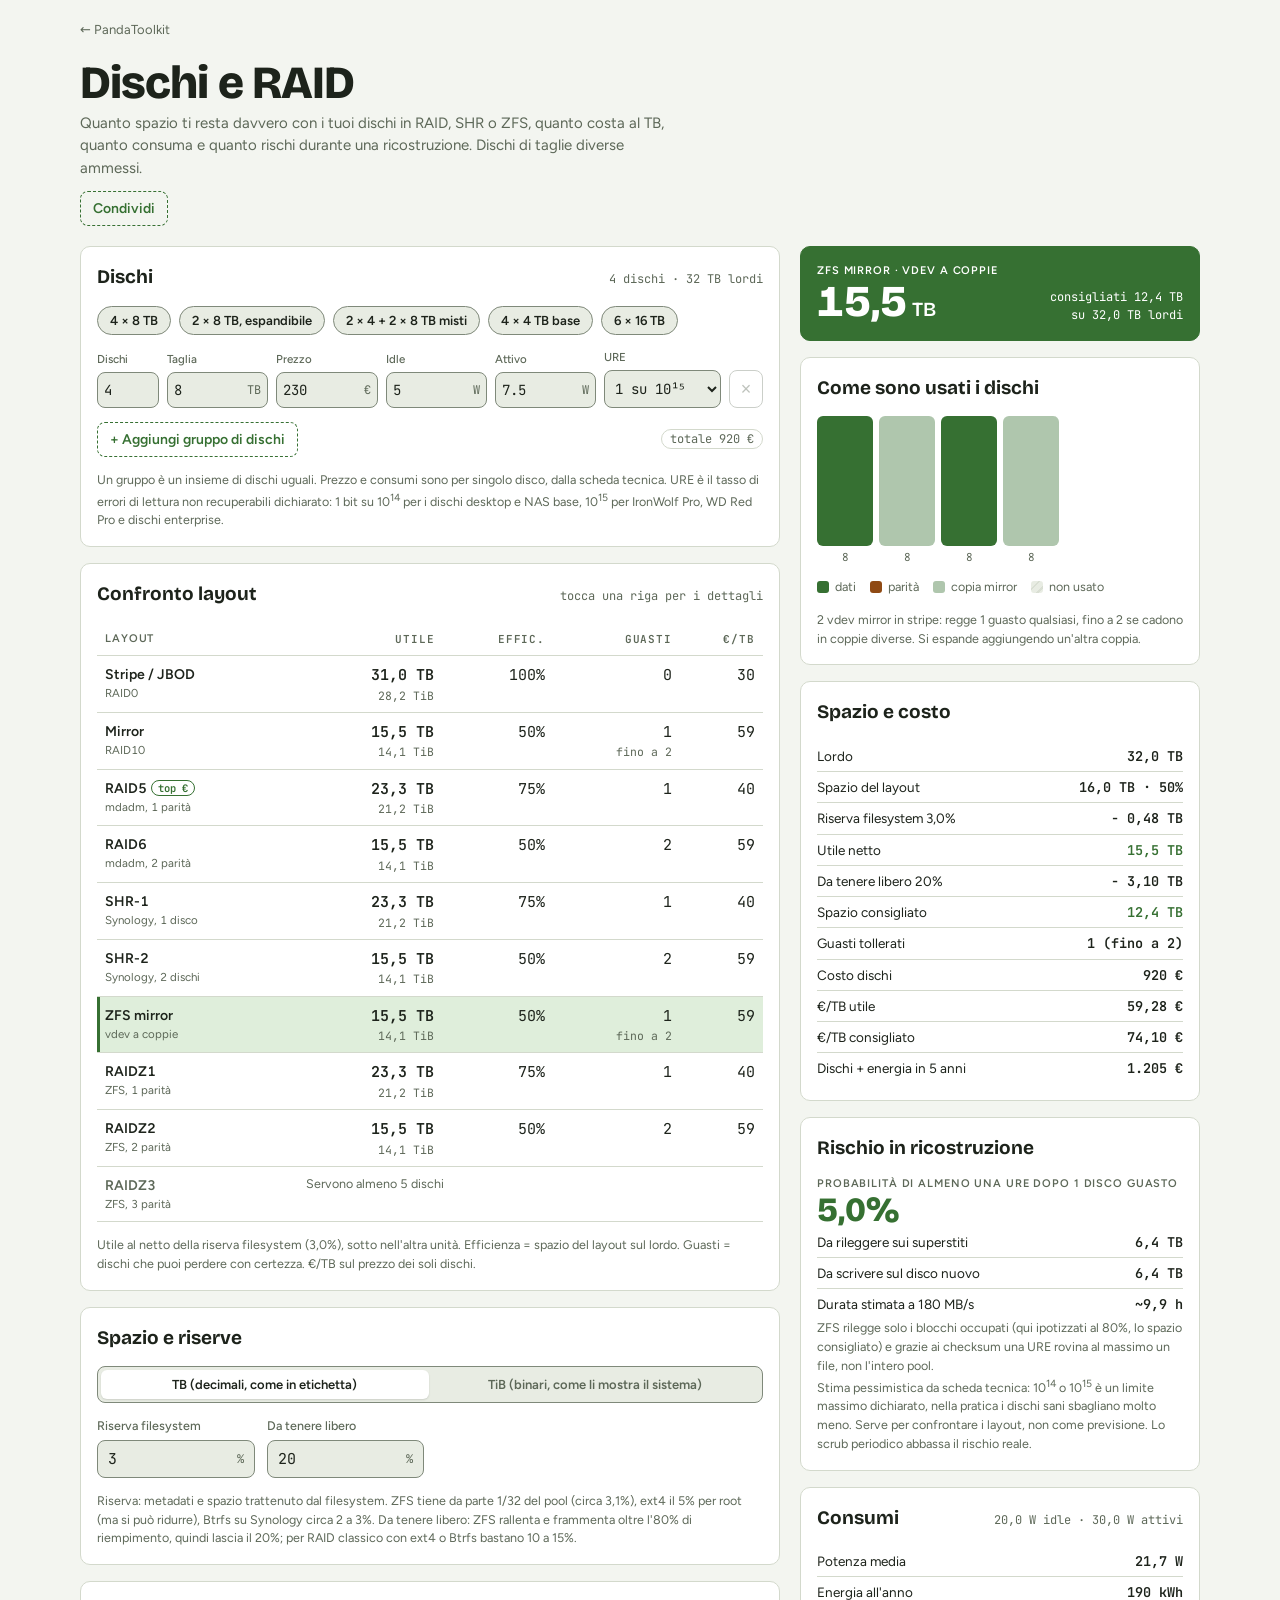
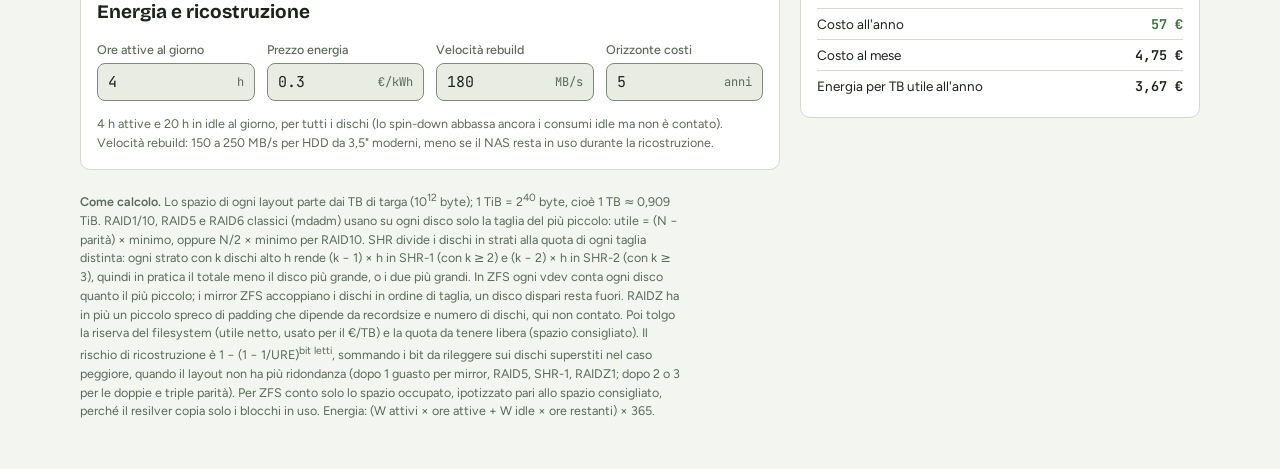
<file: raid-nas/index.html>
<!doctype html>
<html lang="it">
<head>
<meta charset="utf-8">
<meta name="viewport" content="width=device-width,initial-scale=1,viewport-fit=cover">
<title>Dischi e RAID · PandaToolkit</title>
<link rel="icon" href="data:image/svg+xml,<svg xmlns='http://www.w3.org/2000/svg' viewBox='0 0 100 100'><text y='.9em' font-size='90'>💽</text></svg>">
<link rel="stylesheet" href="../assets/panda.css">
<script src="../assets/panda.js"></script>
<style>
/* Layout: scheda di lavoro a due colonne, dischi e confronto a sinistra, layout scelto a destra (sticky), una colonna su telefono.
   Colori, font e controlli comuni stanno in ../assets/panda.css */
.grid{display:grid;grid-template-columns:minmax(0,1fr) minmax(0,400px);gap:20px;align-items:start}
@media (max-width:900px){.grid{grid-template-columns:minmax(0,1fr)}}
.col{display:flex;flex-direction:column;gap:16px;min-width:0}

/* righe dischi */
.drows{display:flex;flex-direction:column;gap:12px}
.drow{display:grid;grid-template-columns:62px repeat(4,minmax(0,1fr)) minmax(0,1.15fr) 34px;gap:8px;align-items:end}
.drow+.drow{padding-top:12px;border-top:1px dashed var(--line)}
.drow .field label{font-size:11.5px;white-space:nowrap;overflow:hidden;text-overflow:ellipsis}
.drow .inp input,.drow .inp select{padding:8px 6px;font-size:14px}
.drow .inp span{padding-right:6px}
@media (max-width:640px){.drow{grid-template-columns:repeat(3,minmax(0,1fr))}.drow .x{justify-self:end;grid-column:3}}
.x{width:34px;height:38px;border:1px solid var(--ctl-line);background:transparent;color:var(--muted);border-radius:8px;cursor:pointer;font-size:18px;line-height:1}
.x:hover:not(:disabled){color:var(--warn);border-color:var(--warn)}
.x:disabled{opacity:.4;cursor:default}
.x:focus-visible{outline:2px solid var(--accent);outline-offset:2px}
.rowbtns{display:flex;flex-wrap:wrap;gap:10px;align-items:center;justify-content:space-between}

/* tabella confronto */
.tblwrap{overflow-x:auto}
#cmp td,#cmp th{padding:8px 6px;vertical-align:top}
#cmp td:first-child,#cmp th:first-child{padding-left:8px}
#cmp td:last-child,#cmp th:last-child{padding-right:8px}
#cmp tbody tr{cursor:pointer}
#cmp tbody tr:hover td{background:color-mix(in srgb,var(--accent-soft) 50%,transparent)}
#cmp tbody tr[aria-selected="true"] td{background:var(--accent-soft)}
#cmp tbody tr[aria-selected="true"] td:first-child{box-shadow:inset 3px 0 0 var(--accent)}
#cmp tbody tr:focus-visible{outline:2px solid var(--accent);outline-offset:-2px}
#cmp .ln{font-weight:600;font-size:14px;white-space:nowrap}
#cmp small{display:block;color:var(--muted);font-size:11.5px;font-weight:400}
#cmp td.n small{font-family:var(--f-num)}
#cmp tr.bad td{color:var(--muted)}
#cmp tr.bad .ln{color:var(--muted)}
#cmp .why{font-size:12.5px;color:var(--warn)}
#cmp td.n{white-space:nowrap}
@media (max-width:520px){#cmp{font-size:13px}#cmp td,#cmp th{padding:7px 4px}#cmp .ln{font-size:13px}#cmp th{font-size:10px;letter-spacing:.04em}.best{display:none}}
.best{font-size:10.5px;font-family:var(--f-num);color:var(--accent);border:1px solid var(--accent);border-radius:999px;padding:0 6px;margin-left:4px;vertical-align:1px}

/* risultati */
.result{position:sticky;top:16px}
@media (max-width:900px){.result{position:static}}
.kv{display:flex;justify-content:space-between;gap:12px;font-size:13.5px;padding:5px 0;border-bottom:1px solid var(--line)}
.kv:last-child{border-bottom:0}
.kv b{font-family:var(--f-num);font-weight:600;text-align:right;font-variant-numeric:tabular-nums}
.kv.hl b{color:var(--accent)}
.kvs{display:flex;flex-direction:column}
.risk{font-family:var(--f-display);font-weight:800;font-size:34px;line-height:1;font-variant-numeric:tabular-nums}
.risk.hi{color:var(--warn)}
.risk.lo{color:var(--accent)}

/* disegno dischi */
.disks{display:flex;flex-wrap:wrap;gap:6px;align-items:flex-end}
.dk{flex:1 1 22px;max-width:56px;min-width:22px;display:flex;flex-direction:column;align-items:stretch;gap:4px}
.dk .body{height:130px;display:flex;flex-direction:column-reverse;border-radius:6px;overflow:hidden;background:transparent}
.dk .s{display:flex;flex-direction:column-reverse;min-height:0}
.dk .s i{display:block;min-height:0}
.dk .cap{font:11px var(--f-num);color:var(--muted);text-align:center;white-space:nowrap}
.c-data{background:var(--accent)}
.c-par{background:var(--warn)}
.c-mir{background:color-mix(in srgb,var(--accent) 40%,var(--surface))}
.c-free{background:repeating-linear-gradient(135deg,var(--sunk) 0 5px,color-mix(in srgb,var(--line) 70%,var(--sunk)) 5px 7px)}
.c-void{background:transparent}
.dk .s+.s{border-bottom:2px solid var(--surface)}
.legend{display:flex;flex-wrap:wrap;gap:6px 14px;font-size:12.5px;color:var(--muted)}
.legend span{display:inline-flex;align-items:center;gap:6px}
.legend i{width:12px;height:12px;border-radius:3px;display:inline-block}
</style>
</head>
<body>
<div class="wrap">
  <a class="back" href="../">← PandaToolkit</a>
  <header>
    <h1>Dischi e RAID</h1>
    <p>Quanto spazio ti resta davvero con i tuoi dischi in RAID, SHR o ZFS, quanto costa al TB, quanto consuma e quanto rischi durante una ricostruzione. Dischi di taglie diverse ammessi.</p>
  </header>

  <div class="grid">
    <div class="col">
      <section class="card">
        <h2>Dischi <small id="diskTot"></small></h2>
        <div class="chips" id="examples" aria-label="Esempi"></div>
        <div class="drows" id="drows"></div>
        <div class="rowbtns">
          <button class="btn" id="addRow" type="button">+ Aggiungi gruppo di dischi</button>
          <span class="tag" id="costTot"></span>
        </div>
        <p class="hint">Un gruppo è un insieme di dischi uguali. Prezzo e consumi sono per singolo disco, dalla scheda tecnica. URE è il tasso di errori di lettura non recuperabili dichiarato: 1 bit su 10<sup>14</sup> per i dischi desktop e NAS base, 10<sup>15</sup> per IronWolf Pro, WD Red Pro e dischi enterprise.</p>
      </section>

      <section class="card">
        <h2>Confronto layout <small>tocca una riga per i dettagli</small></h2>
        <div class="tblwrap"><table id="cmp"></table></div>
        <div id="cmpNotes"></div>
      </section>

      <section class="card">
        <h2>Spazio e riserve</h2>
        <div class="seg" id="unit" role="group" aria-label="Unità di misura">
          <button type="button" data-v="tb">TB (decimali, come in etichetta)</button>
          <button type="button" data-v="tib">TiB (binari, come li mostra il sistema)</button>
        </div>
        <div class="fields">
          <div class="field"><label for="reserve">Riserva filesystem</label><div class="inp"><input id="reserve" type="number" step="0.5" min="0" max="20"><span>%</span></div></div>
          <div class="field"><label for="keepFree">Da tenere libero</label><div class="inp"><input id="keepFree" type="number" step="5" min="0" max="50"><span>%</span></div></div>
        </div>
        <p class="hint">Riserva: metadati e spazio trattenuto dal filesystem. ZFS tiene da parte 1/32 del pool (circa 3,1%), ext4 il 5% per root (ma si può ridurre), Btrfs su Synology circa 2 a 3%. Da tenere libero: ZFS rallenta e frammenta oltre l'80% di riempimento, quindi lascia il 20%; per RAID classico con ext4 o Btrfs bastano 10 a 15%.</p>
      </section>

      <section class="card">
        <h2>Energia e ricostruzione</h2>
        <div class="fields">
          <div class="field"><label for="hActive">Ore attive al giorno</label><div class="inp"><input id="hActive" type="number" step="1" min="0" max="24"><span>h</span></div></div>
          <div class="field"><label for="kwh">Prezzo energia</label><div class="inp"><input id="kwh" type="number" step="0.01" min="0" max="2"><span>€/kWh</span></div></div>
          <div class="field"><label for="speed">Velocità rebuild</label><div class="inp"><input id="speed" type="number" step="10" min="10" max="2000"><span>MB/s</span></div></div>
          <div class="field"><label for="years">Orizzonte costi</label><div class="inp"><input id="years" type="number" step="1" min="1" max="10"><span>anni</span></div></div>
        </div>
        <p class="hint" id="energyHint"></p>
      </section>
    </div>

    <div class="col result">
      <div class="total">
        <div><div class="label" id="selName">Spazio utile</div><div class="big" id="bigUse">0</div></div>
        <div class="meta" id="totMeta"></div>
      </div>

      <section class="card">
        <h2>Come sono usati i dischi</h2>
        <div class="disks" id="viz"></div>
        <div class="legend">
          <span><i class="c-data"></i>dati</span>
          <span><i class="c-par"></i>parità</span>
          <span><i class="c-mir"></i>copia mirror</span>
          <span><i class="c-free"></i>non usato</span>
        </div>
        <div id="selWarns" class="col" style="gap:8px"></div>
      </section>

      <section class="card">
        <h2>Spazio e costo</h2>
        <div class="kvs" id="details"></div>
      </section>

      <section class="card">
        <h2>Rischio in ricostruzione</h2>
        <div id="riskBox"></div>
      </section>

      <section class="card">
        <h2>Consumi <small id="wTot"></small></h2>
        <div class="kvs" id="energy"></div>
      </section>
    </div>
  </div>

  <footer><b>Come calcolo.</b> Lo spazio di ogni layout parte dai TB di targa (10<sup>12</sup> byte); 1 TiB = 2<sup>40</sup> byte, cioè 1 TB ≈ 0,909 TiB. RAID1/10, RAID5 e RAID6 classici (mdadm) usano su ogni disco solo la taglia del più piccolo: utile = (N − parità) × minimo, oppure N/2 × minimo per RAID10. SHR divide i dischi in strati alla quota di ogni taglia distinta: ogni strato con k dischi alto h rende (k − 1) × h in SHR-1 (con k ≥ 2) e (k − 2) × h in SHR-2 (con k ≥ 3), quindi in pratica il totale meno il disco più grande, o i due più grandi. In ZFS ogni vdev conta ogni disco quanto il più piccolo; i mirror ZFS accoppiano i dischi in ordine di taglia, un disco dispari resta fuori. RAIDZ ha in più un piccolo spreco di padding che dipende da recordsize e numero di dischi, qui non contato. Poi tolgo la riserva del filesystem (utile netto, usato per il €/TB) e la quota da tenere libera (spazio consigliato). Il rischio di ricostruzione è 1 − (1 − 1/URE)<sup>bit letti</sup>, sommando i bit da rileggere sui dischi superstiti nel caso peggiore, quando il layout non ha più ridondanza (dopo 1 guasto per mirror, RAID5, SHR-1, RAIDZ1; dopo 2 o 3 per le doppie e triple parità). Per ZFS conto solo lo spazio occupato, ipotizzato pari allo spazio consigliato, perché il resilver copia solo i blocchi in uso. Energia: (W attivi × ore attive + W idle × ore restanti) × 365.</footer>
</div>

<script>
const EXAMPLES = [
  {name:"4 × 8 TB", groups:[{n:4,tb:8,eur:230,wi:5,wa:7.5,ure:"1e15"}]},
  {name:"2 × 8 TB, espandibile", groups:[{n:2,tb:8,eur:230,wi:5,wa:7.5,ure:"1e15"}]},
  {name:"2 × 4 + 2 × 8 TB misti", groups:[{n:2,tb:4,eur:120,wi:4,wa:4.8,ure:"1e14"},{n:2,tb:8,eur:230,wi:5,wa:7.5,ure:"1e15"}]},
  {name:"4 × 4 TB base", groups:[{n:4,tb:4,eur:120,wi:4,wa:4.8,ure:"1e14"}]},
  {name:"6 × 16 TB", groups:[{n:6,tb:16,eur:330,wi:5.5,wa:8,ure:"1e15"}]}
];
const DEF = {
  groups: structuredClone(EXAMPLES[0].groups),
  sel:"zmirror", unit:"tb", reserve:3, keepFree:20,
  hActive:4, kwh:0.30, speed:180, years:5
};
const KEY="raid-nas-v1";
let S;
S = Panda.load(KEY, DEF);
Panda.share(() => S, DEF, KEY);
if(!Array.isArray(S.groups)||!S.groups.length) S.groups=structuredClone(DEF.groups);
function save(){ Panda.save(KEY, S); }
const $=id=>document.getElementById(id);
const nf0=new Intl.NumberFormat("it-IT",{maximumFractionDigits:0});
const nf1=new Intl.NumberFormat("it-IT",{minimumFractionDigits:1,maximumFractionDigits:1});
const nf2=new Intl.NumberFormat("it-IT",{minimumFractionDigits:2,maximumFractionDigits:2});
const num = v => { const n = parseFloat(v); return isFinite(n) ? n : 0; };
const TIB = 1e12/2**40;               // 1 TB in TiB
const toU = tb => S.unit==="tib" ? tb*TIB : tb;
const U = () => S.unit==="tib" ? "TiB" : "TB";
const cap = v => v>=100 ? nf0.format(v) : v>=10 ? nf1.format(v) : nf2.format(v);
const capU = tb => cap(toU(tb))+" "+U();
const capTB = tb => (tb>=100?nf0.format(tb):tb%1===0?nf0.format(tb):nf1.format(tb))+" TB";
const pct = p => p<0.001 ? "< 0,1%" : p>0.999 ? "> 99,9%" : nf1.format(p*100)+"%";

/* ---------- gruppi di dischi ---------- */
function renderRows(){
  const box=$("drows"); box.innerHTML="";
  S.groups.forEach((g,i)=>{
    const row=document.createElement("div"); row.className="drow";
    row.innerHTML=`
      <div class="field"><label for="gn${i}">Dischi</label><div class="inp"><input id="gn${i}" type="number" min="0" max="24" step="1" value="${g.n}"></div></div>
      <div class="field"><label for="gt${i}">Taglia</label><div class="inp"><input id="gt${i}" type="number" min="0.5" step="1" value="${g.tb}"><span>TB</span></div></div>
      <div class="field"><label for="ge${i}">Prezzo</label><div class="inp"><input id="ge${i}" type="number" min="0" step="5" value="${g.eur}"><span>€</span></div></div>
      <div class="field"><label for="gi${i}">Idle</label><div class="inp"><input id="gi${i}" type="number" min="0" step="0.1" value="${g.wi}"><span>W</span></div></div>
      <div class="field"><label for="ga${i}">Attivo</label><div class="inp"><input id="ga${i}" type="number" min="0" step="0.1" value="${g.wa}"><span>W</span></div></div>
      <div class="field"><label for="gu${i}">URE</label><div class="inp"><select id="gu${i}"><option value="1e14">1 su 10¹⁴</option><option value="1e15">1 su 10¹⁵</option></select></div></div>
      <button class="x" type="button" aria-label="Rimuovi gruppo" ${S.groups.length<2?"disabled":""}>×</button>`;
    const q=s=>row.querySelector(s);
    q("select").value=g.ure;
    q("select").onchange=e=>{g.ure=e.target.value;calc();};
    q(`#gn${i}`).oninput=e=>{g.n=Math.min(24,Math.max(0,Math.round(num(e.target.value))));calc();};
    q(`#gt${i}`).oninput=e=>{g.tb=Math.max(0,num(e.target.value));calc();};
    q(`#ge${i}`).oninput=e=>{g.eur=Math.max(0,num(e.target.value));calc();};
    q(`#gi${i}`).oninput=e=>{g.wi=Math.max(0,num(e.target.value));calc();};
    q(`#ga${i}`).oninput=e=>{g.wa=Math.max(0,num(e.target.value));calc();};
    q(".x").onclick=()=>{S.groups.splice(i,1);renderRows();calc();};
    box.appendChild(row);
  });
}
$("addRow").onclick=()=>{ const l=S.groups[S.groups.length-1]; S.groups.push(l?{...l,n:2}:{n:2,tb:8,eur:230,wi:5,wa:7.5,ure:"1e15"}); renderRows(); calc(); };
function renderExamples(){
  const box=$("examples"); box.innerHTML="";
  EXAMPLES.forEach(ex=>{
    const b=document.createElement("button"); b.type="button"; b.className="chip"; b.textContent=ex.name;
    b.onclick=()=>{S.groups=structuredClone(ex.groups); renderRows(); calc();};
    box.appendChild(b);
  });
}

/* elenco dei singoli dischi, dal più grande */
function diskList(){
  const D=[];
  S.groups.forEach(g=>{ for(let k=0;k<g.n;k++) if(g.tb>0) D.push({tb:g.tb, ure:num(g.ure)||1e14, eur:g.eur}); });
  D.sort((a,b)=>b.tb-a.tb);
  return D;
}

/* ---------- layout ----------
   Ogni layout è una lista di strati: {m:[indici dischi], h:TB per disco, use:TB utili, t:"stripe"|"mirror"|"parity"}
   p = guasti tollerati con certezza (anche quanti guasti servono per restare senza ridondanza). */
const LAYOUTS = [
  {k:"stripe", name:"Stripe / JBOD", sub:"RAID0", fam:"raid"},
  {k:"mirror", name:"Mirror", sub:"RAID1 / RAID10", fam:"raid"},
  {k:"raid5", name:"RAID5", sub:"mdadm, 1 parità", fam:"raid"},
  {k:"raid6", name:"RAID6", sub:"mdadm, 2 parità", fam:"raid"},
  {k:"shr1", name:"SHR-1", sub:"Synology, 1 disco", fam:"shr"},
  {k:"shr2", name:"SHR-2", sub:"Synology, 2 dischi", fam:"shr"},
  {k:"zmirror", name:"ZFS mirror", sub:"vdev a coppie", fam:"zfs"},
  {k:"z1", name:"RAIDZ1", sub:"ZFS, 1 parità", fam:"zfs"},
  {k:"z2", name:"RAIDZ2", sub:"ZFS, 2 parità", fam:"zfs"},
  {k:"z3", name:"RAIDZ3", sub:"ZFS, 3 parità", fam:"zfs"}
];
function build(L, D){
  const N=D.length, idx=D.map((_,i)=>i), min=N?Math.min(...D.map(d=>d.tb)):0;
  const r={...L, layers:[], p:0, valid:true, why:"", notes:[], groups:1};
  const need=(n,msg)=>{ if(N<n){ r.valid=false; r.why=msg||`Servono almeno ${n} dischi`; } };
  const parity=(p,minN)=>{ need(minN); r.p=p; if(r.valid) r.layers=[{m:idx,h:min,use:(N-p)*min,t:"parity"}]; };
  switch(L.k){
    case "stripe":
      need(1,"Nessun disco");
      r.layers=idx.map(i=>({m:[i],h:D[i].tb,use:D[i].tb,t:"stripe"}));
      r.notes.push("Nessuna ridondanza: un disco guasto e perdi tutto lo stripe (in JBOD i dati di quel disco).");
      break;
    case "mirror":
      r.sub = N===2 ? "RAID1" : N>=4 ? "RAID10" : "RAID1 / RAID10";
      if(N<2) need(2);
      else if(N%2){ r.valid=false; r.why="Serve un numero pari di dischi (coppie)"; }
      else {
        r.p=1; r.groups=N/2;
        for(let i=0;i<N;i+=2) r.layers.push({m:[i,i+1],h:min,use:min,t:"mirror"});
        if(N>=4) r.notes.push(`RAID10 regge 1 guasto qualsiasi, fino a ${N/2} se cadono in coppie diverse.`);
      }
      break;
    case "raid5": parity(1,3); break;
    case "raid6": parity(2,4); break;
    case "z1": parity(1,3); break;
    case "z2": parity(2,4); break;
    case "z3": parity(3,5); break;
    case "shr1": case "shr2": {
      const p = L.k==="shr1"?1:2, minK=p+1;
      need(L.k==="shr1"?2:4);
      r.p=p;
      if(r.valid){
        const sizes=[...new Set(D.map(d=>d.tb))].sort((a,b)=>a-b);
        let prev=0;
        sizes.forEach(s=>{
          const m=idx.filter(i=>D[i].tb>=s), h=s-prev; prev=s;
          if(m.length>=minK) r.layers.push({m,h,use:(m.length-p)*h,t:m.length===2?"mirror":"parity"});
        });
        r.notes.push("Disponibile solo su Synology DSM (mdadm + LVM).");
      }
      break;
    }
    case "zmirror":
      need(2);
      if(r.valid){
        r.p=1; r.groups=Math.floor(N/2);
        for(let i=0;i+1<N;i+=2) r.layers.push({m:[i,i+1],h:Math.min(D[i].tb,D[i+1].tb),use:Math.min(D[i].tb,D[i+1].tb),t:"mirror"});
        if(N%2) r.notes.push(`Numero dispari: il disco da ${capTB(D[N-1].tb)} resta fuori (usalo come spare o backup).`);
        if(r.groups>1) r.notes.push(`${r.groups} vdev mirror in stripe: regge 1 guasto qualsiasi, fino a ${r.groups} se cadono in coppie diverse. Si espande aggiungendo un'altra coppia.`);
      }
      break;
  }
  const raw=D.reduce((a,d)=>a+d.tb,0);
  r.raw=raw;
  r.use=r.layers.reduce((a,l)=>a+l.use,0);
  r.alloc=r.layers.reduce((a,l)=>a+l.h*l.m.length,0);
  r.waste=r.valid? Math.max(0,raw-r.alloc) : 0;
  if(r.valid && r.waste>0.001 && L.k!=="stripe"){
    const why = L.fam==="zfs" ? "ZFS conta ogni disco del vdev quanto il più piccolo" : L.fam==="shr" ? "lo spazio del disco più grande non ha un compagno per la ridondanza" : "il RAID classico usa su ogni disco solo la taglia del più piccolo";
    r.notes.push(`${capTB(r.waste)} lordi restano inutilizzati: ${why}.`);
  }
  if(r.valid && (L.k==="raid5"||L.k==="z1") && min>=8) r.notes.push("Con dischi da 8 TB in su la parità singola è sconsigliata: la ricostruzione dura molte ore e rilegge tutti gli altri dischi.");
  if(r.valid && L.k==="z1" ) r.notes.push("Da OpenZFS 2.3 puoi aggiungere un disco al RAIDZ, ma i dati già scritti mantengono il vecchio rapporto dati/parità finché non li riscrivi.");
  return r;
}

/* ---------- rischio URE ---------- */
function combos(n,k){ const out=[], c=[]; (function rec(s){ if(c.length===k){out.push(c.slice());return;} for(let i=s;i<n;i++){c.push(i);rec(i+1);c.pop();} })(0); return out; }
function risk(r, D, fill){
  if(!r.valid || r.p===0) return null;
  let best={P:0,bits:0,F:null};
  combos(D.length, r.p).forEach(F=>{
    let logS=0, bits=0;
    r.layers.forEach(l=>{
      if(!F.every(f=>l.m.includes(f))) return;            // in questo strato resta ridondanza
      l.m.forEach(i=>{ if(F.includes(i)) return;
        const b=l.h*fill*8e12; bits+=b; logS+=b*Math.log1p(-1/D[i].ure); });
    });
    const P=-Math.expm1(logS);
    if(P>best.P || (P===best.P && bits>best.bits)) best={P,bits,F};
  });
  // tempo: dati da scrivere sul disco sostitutivo più carico
  let wr=0; D.forEach((_,i)=>{ let s=0; r.layers.forEach(l=>{ if(l.m.includes(i)) s+=l.h; }); wr=Math.max(wr,s*fill); });
  best.hours = wr*1e12/(Math.max(1,S.speed)*1e6)/3600;
  best.wr=wr;
  return best;
}

/* ---------- controlli ---------- */
function seg(id,key){
  $(id).querySelectorAll("button").forEach(b=>{
    b.setAttribute("aria-pressed", S[key]===b.dataset.v);
    b.onclick=()=>{S[key]=b.dataset.v; seg(id,key); calc();};
  });
}
const SIMPLE=["reserve","keepFree","hActive","kwh","speed","years"];
function fillInputs(){ SIMPLE.forEach(k=>{ $(k).value=S[k]; }); }
SIMPLE.forEach(k=>$(k).addEventListener("input",e=>{ S[k]=num(e.target.value); calc(); }));

/* ---------- calcolo ---------- */
function calc(){
  save();
  const D=diskList(), N=D.length;
  const raw=D.reduce((a,d)=>a+d.tb,0), cost=D.reduce((a,d)=>a+d.eur,0);
  const res=Math.min(0.9,Math.max(0,S.reserve/100)), free=Math.min(0.9,Math.max(0,S.keepFree/100));
  $("diskTot").textContent = `${N} ${N===1?"disco":"dischi"} · ${capTB(raw)} lordi`;
  $("costTot").textContent = `totale ${nf0.format(cost)} €`;

  const R=LAYOUTS.map(L=>build(L,D));
  R.forEach(r=>{ r.net=r.use*(1-res); r.rec=r.net*(1-free); r.eurU = r.net>0 ? cost/toU(r.net) : null; });
  if(!R.find(r=>r.k===S.sel)) S.sel="zmirror";
  const valids=R.filter(r=>r.valid && r.p>0);
  const cheapest = valids.length ? valids.reduce((a,b)=>b.eurU<a.eurU?b:a) : null;

  // tabella
  const other = tb => S.unit==="tib" ? capTB(tb) : cap(tb*TIB)+" TiB";
  let h=`<thead><tr><th>Layout</th><th class="n">Utile</th><th class="n">Effic.</th><th class="n">Guasti</th><th class="n">€/${U()}</th></tr></thead><tbody>`;
  R.forEach(r=>{
    const sel=r.k===S.sel;
    const name=`<div class="ln">${r.name}${cheapest&&r===cheapest?'<span class="best" title="Il €/TB più basso tra i layout con ridondanza">top €</span>':""}</div><small>${r.sub}</small>`;
    if(!r.valid){
      h+=`<tr class="bad" data-k="${r.k}" tabindex="0" aria-selected="${sel}"><td>${name}</td><td colspan="4" class="why">${r.why}</td></tr>`;
    } else {
      const faults = r.p===0 ? "0" : (r.groups>1 && r.p===1) ? `1<small>fino a ${r.groups}</small>` : String(r.p);
      h+=`<tr data-k="${r.k}" tabindex="0" aria-selected="${sel}"><td>${name}</td>
        <td class="n"><b>${capU(r.net)}</b><small>${other(r.net)}</small></td>
        <td class="n">${nf0.format(r.raw?r.use/r.raw*100:0)}%</td>
        <td class="n">${faults}</td>
        <td class="n">${r.eurU===null?"–":nf0.format(r.eurU)}</td></tr>`;
    }
  });
  $("cmp").innerHTML=h+"</tbody>";
  $("cmp").querySelectorAll("tbody tr").forEach(tr=>{
    const pick=()=>{S.sel=tr.dataset.k; calc(); };
    tr.onclick=pick;
    tr.onkeydown=e=>{ if(e.key==="Enter"||e.key===" "){ e.preventDefault(); pick(); const n=$("cmp").querySelector(`tr[data-k="${S.sel}"]`); n&&n.focus(); } };
  });
  $("cmpNotes").innerHTML = `<p class="hint">Utile al netto della riserva filesystem (${nf1.format(res*100)}%), sotto nell'altra unità. Efficienza = spazio del layout sul lordo. Guasti = dischi che puoi perdere con certezza. €/${U()} sul prezzo dei soli dischi.</p>`;

  // layout scelto
  const r=R.find(x=>x.k===S.sel);
  $("selName").textContent = `${r.name} · ${r.sub}`;
  if(r.valid){
    $("bigUse").innerHTML = cap(toU(r.net))+`<span> ${U()}</span>`;
    $("totMeta").innerHTML = `consigliati ${capU(r.rec)}<br>su ${capU(raw)} lordi`;
  } else {
    $("bigUse").innerHTML = "–";
    $("totMeta").innerHTML = r.why;
  }

  // disegno
  const maxTB=Math.max(1,...D.map(d=>d.tb));
  $("viz").innerHTML = D.map((d,i)=>{
    let segs="", used=0;
    if(r.valid) r.layers.forEach(l=>{
      if(!l.m.includes(i)) return;
      used+=l.h;
      const H=l.h/maxTB*100;
      let parts;
      if(l.t==="stripe") parts=`<i class="c-data" style="flex:1"></i>`;
      else if(l.t==="mirror") parts = l.m[0]===i ? `<i class="c-data" style="flex:1"></i>` : `<i class="c-mir" style="flex:1"></i>`;
      else { const k=l.m.length, dataF=l.use/(k*l.h); parts=`<i class="c-data" style="flex:${dataF}"></i><i class="c-par" style="flex:${1-dataF}"></i>`; }
      segs+=`<div class="s" style="height:${H}%">${parts}</div>`;
    });
    const freeH=(d.tb-used)/maxTB*100, voidH=(maxTB-d.tb)/maxTB*100;
    if(freeH>0.01) segs+=`<div class="s c-free" style="height:${freeH}%"></div>`;
    return `<div class="dk" title="Disco ${i+1}: ${capTB(d.tb)}"><div class="body">${segs}${voidH>0.01?`<div class="c-void" style="height:${voidH}%"></div>`:""}</div><div class="cap">${d.tb%1===0?d.tb:nf1.format(d.tb)}</div></div>`;
  }).join("") || `<p class="hint">Aggiungi almeno un disco.</p>`;
  $("selWarns").innerHTML = (r.valid ? r.notes : [r.why]).map((n,i)=>`<div class="${(!r.valid||/inutilizzati|Nessuna ridondanza|sconsigliata|fuori/.test(n))?"warn":"hint"}">${n}</div>`).join("");

  // dettagli
  const kv=(k,v,cls="")=>`<div class="kv ${cls}"><span>${k}</span><b>${v}</b></div>`;
  if(r.valid){
    const yearsE = energy(D).eur*Math.max(1,S.years);
    $("details").innerHTML =
      kv("Lordo", capU(raw)) +
      kv("Spazio del layout", capU(r.use)+` · ${nf0.format(r.raw?r.use/r.raw*100:0)}%`) +
      (r.waste>0.001?kv("Non usato (taglie miste)", capU(r.waste)):"") +
      kv(`Riserva filesystem ${nf1.format(res*100)}%`, "− "+capU(r.use*res)) +
      kv("Utile netto", capU(r.net), "hl") +
      kv(`Da tenere libero ${nf0.format(free*100)}%`, "− "+capU(r.net*free)) +
      kv("Spazio consigliato", capU(r.rec), "hl") +
      kv("Guasti tollerati", r.p===0?"nessuno":(r.groups>1&&r.p===1)?`1 (fino a ${r.groups})`:`${r.p} qualsiasi`) +
      kv("Costo dischi", nf0.format(cost)+" €") +
      kv(`€/${U()} utile`, r.eurU===null?"–":nf2.format(r.eurU)+" €") +
      kv(`€/${U()} consigliato`, r.rec>0?nf2.format(cost/toU(r.rec))+" €":"–") +
      kv(`Dischi + energia in ${nf0.format(Math.max(1,S.years))} anni`, nf0.format(cost+yearsE)+" €");
  } else $("details").innerHTML = `<p class="hint">${r.why}: scegli un altro layout o aggiungi dischi.</p>`;

  // rischio
  const zfs=r.fam==="zfs", fill = zfs ? (1-free) : 1;
  const rk=risk(r,D,fill);
  if(!r.valid) $("riskBox").innerHTML = `<p class="hint">Layout non valido con questi dischi.</p>`;
  else if(!rk) $("riskBox").innerHTML = `<p class="hint">Senza ridondanza non c'è ricostruzione: con un disco guasto i dati vanno recuperati dal backup.</p>`;
  else {
    const hi=rk.P>=0.2, lo=rk.P<0.05;
    const after = r.p===1 ? "dopo 1 disco guasto" : `con ${r.p} dischi guasti insieme`;
    $("riskBox").innerHTML =
      `<div><div class="label">Probabilità di almeno una URE ${after}</div><div class="risk ${hi?"hi":lo?"lo":""}">${pct(rk.P)}</div></div>`+
      `<div class="kvs">`+
      kv("Da rileggere sui superstiti", capTB(rk.bits/8e12)) +
      kv("Da scrivere sul disco nuovo", capTB(rk.wr)) +
      kv(`Durata stimata a ${nf0.format(S.speed)} MB/s`, rk.hours<1?"< 1 h":`~${rk.hours<10?nf1.format(rk.hours):nf0.format(rk.hours)} h`) +
      `</div>`+
      (r.p>1?`<p class="hint">Con ${r.p===2?"doppia":"tripla"} parità, finché manca un solo disco una URE viene corretta dalla parità residua: il rischio sopra vale solo se perdi ${r.p} dischi prima di finire la ricostruzione.</p>`:"")+
      (zfs?`<p class="hint">ZFS rilegge solo i blocchi occupati (qui ipotizzati al ${nf0.format(fill*100)}%, lo spazio consigliato) e grazie ai checksum una URE rovina al massimo un file, non l'intero pool.</p>`:
        `<p class="hint">mdadm e SHR rileggono tutta l'area RAID dei dischi superstiti, anche se vuota. Una URE di solito costa un settore o un file, non necessariamente l'array, ma va verificato con uno scrub.</p>`)+
      `<p class="hint">Stima pessimistica da scheda tecnica: 10<sup>14</sup> o 10<sup>15</sup> è un limite massimo dichiarato, nella pratica i dischi sani sbagliano molto meno. Serve per confrontare i layout, non come previsione. Lo scrub periodico abbassa il rischio reale.</p>`;
  }

  // energia
  const E=energy(D);
  $("wTot").textContent = `${nf1.format(E.wi)} W idle · ${nf1.format(E.wa)} W attivi`;
  $("energy").innerHTML =
    kv("Potenza media", nf1.format(E.kwhY*1000/8760)+" W") +
    kv("Energia all'anno", nf0.format(E.kwhY)+" kWh") +
    kv("Costo all'anno", nf0.format(E.eur)+" €", "hl") +
    kv("Costo al mese", nf2.format(E.eur/12)+" €") +
    (r.valid && r.net>0 ? kv(`Energia per ${U()} utile all'anno`, nf2.format(E.eur/toU(r.net))+" €") : "");
  const ha=Math.min(24,Math.max(0,S.hActive));
  $("energyHint").textContent = `${nf0.format(ha)} h attive e ${nf0.format(24-ha)} h in idle al giorno, per tutti i dischi (lo spin-down abbassa ancora i consumi idle ma non è contato). Velocità rebuild: 150 a 250 MB/s per HDD da 3,5" moderni, meno se il NAS resta in uso durante la ricostruzione.`;
}
function energy(D){
  const ha=Math.min(24,Math.max(0,S.hActive));
  let wi=0, wa=0;
  S.groups.forEach(g=>{ if(g.tb>0){ wi+=g.n*g.wi; wa+=g.n*g.wa; } });
  const kwhY=(wa*ha + wi*(24-ha))*365/1000;
  return {wi,wa,kwhY,eur:kwhY*Math.max(0,S.kwh)};
}

renderExamples(); renderRows(); fillInputs(); seg("unit","unit"); calc();
</script>
</body>
</html>
</file>
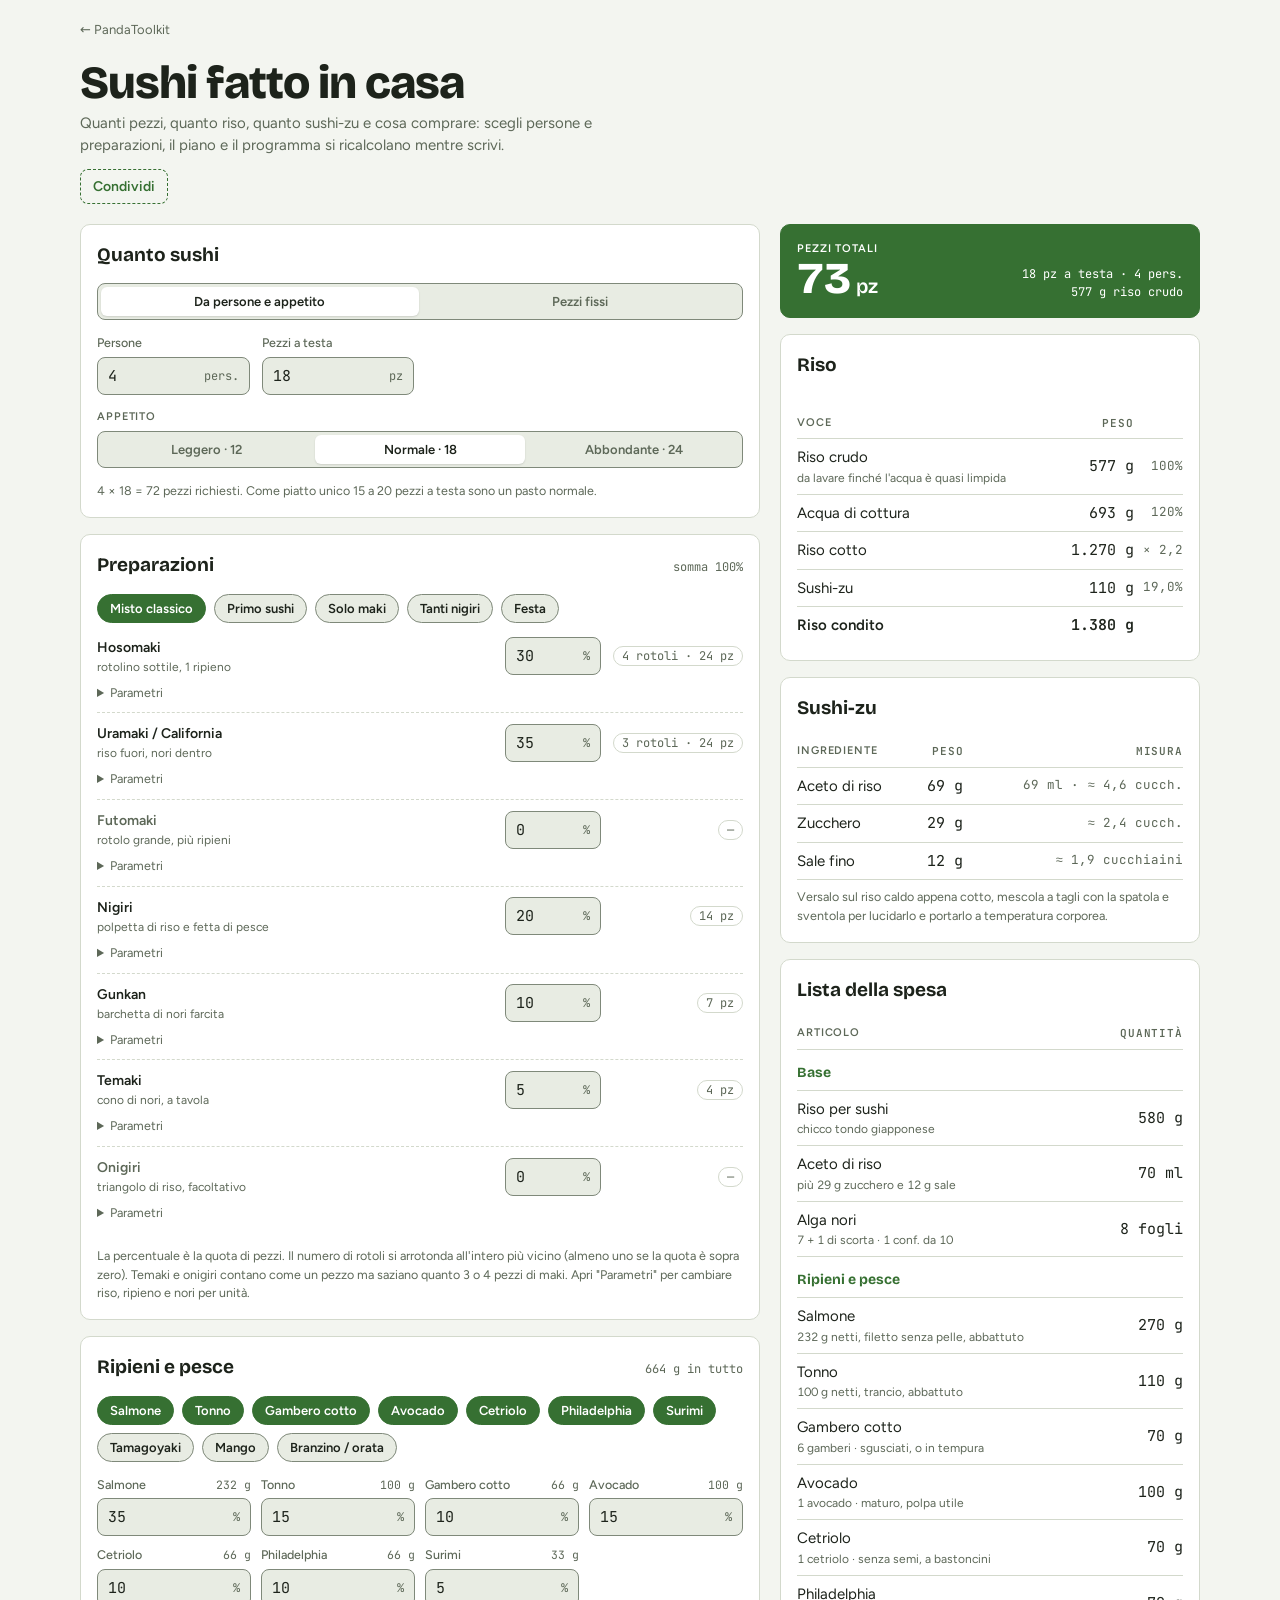
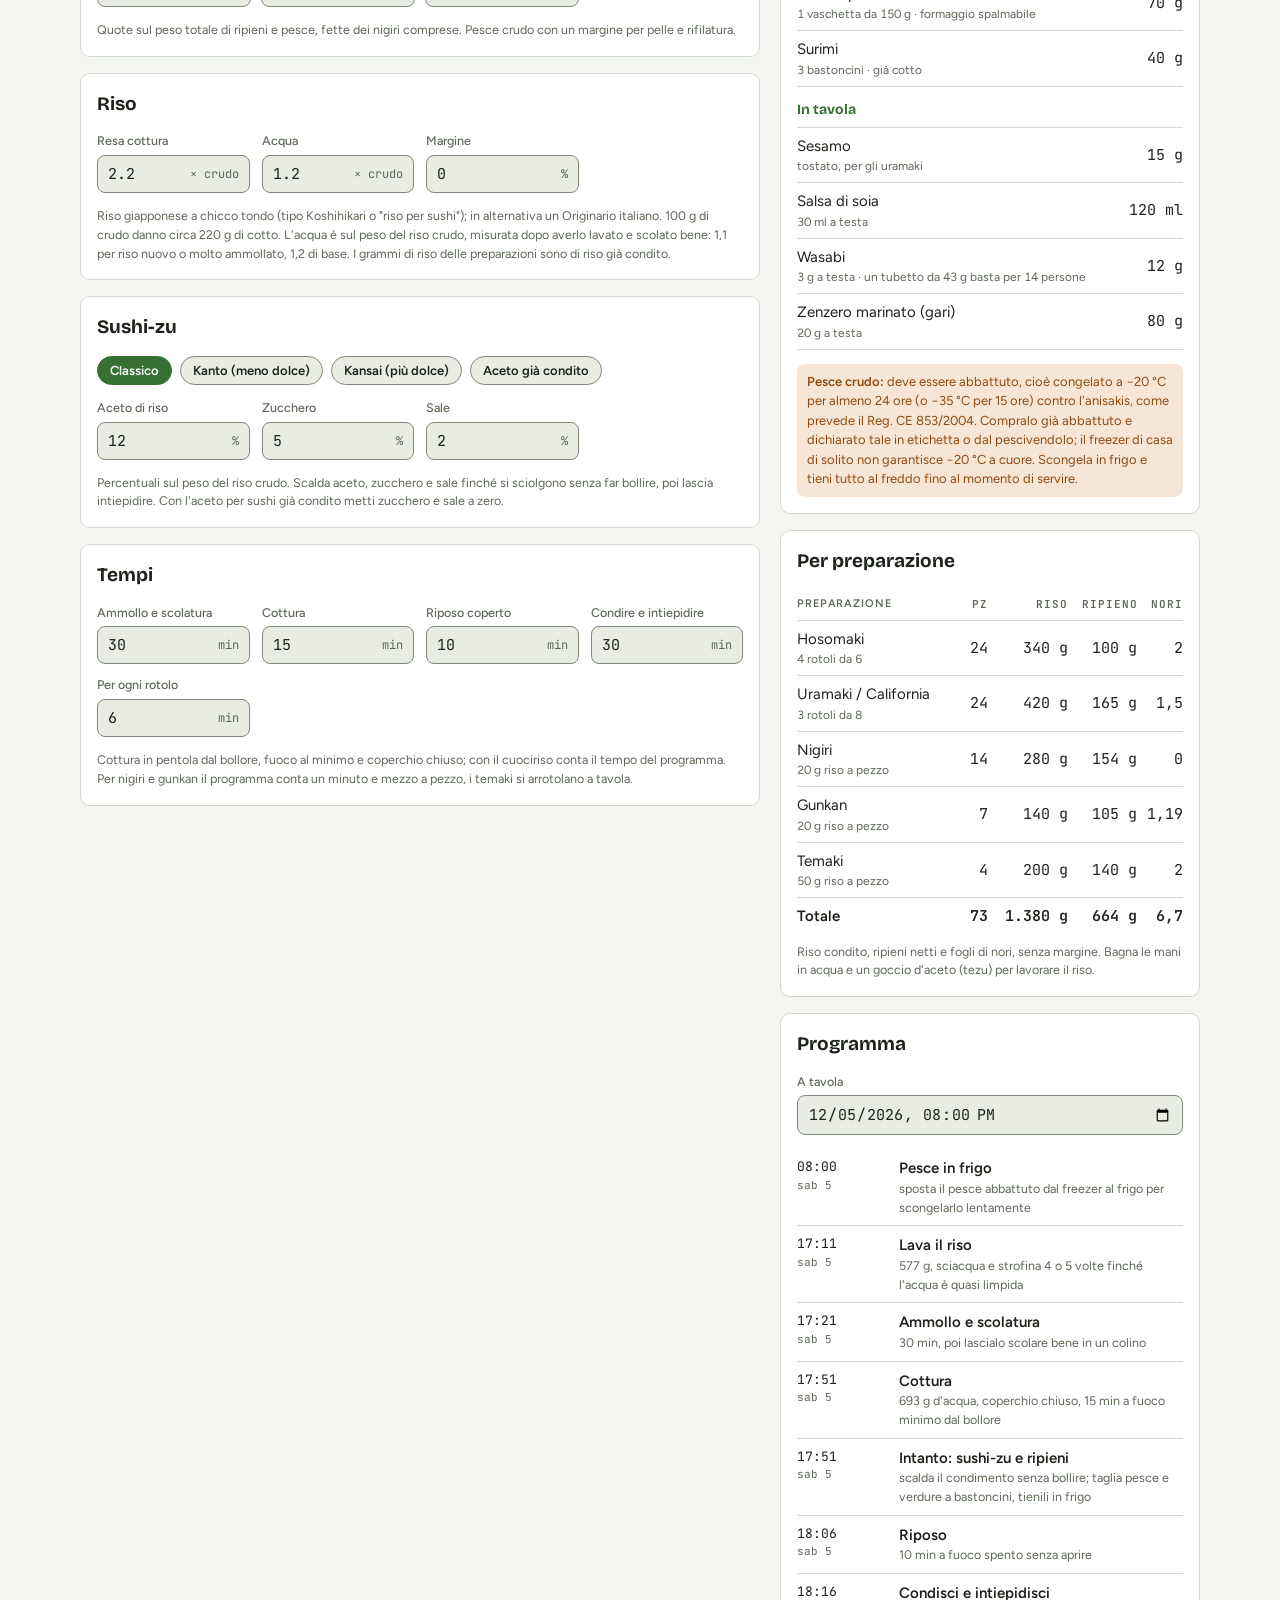
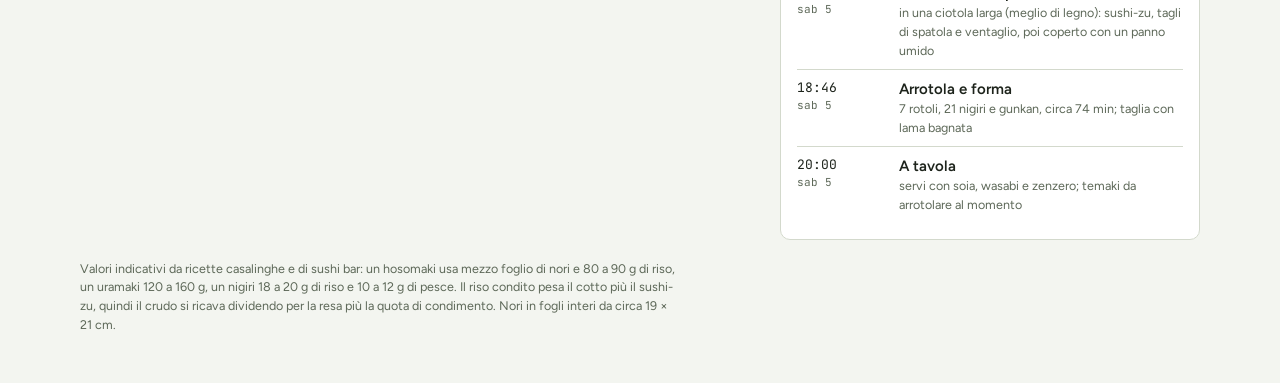
<file: sushi/index.html>
<!doctype html>
<html lang="it">
<head>
<meta charset="utf-8">
<meta name="viewport" content="width=device-width,initial-scale=1,viewport-fit=cover">
<title>Sushi fatto in casa · PandaToolkit</title>
<link rel="icon" href="data:image/svg+xml,<svg xmlns='http://www.w3.org/2000/svg' viewBox='0 0 100 100'><text y='.9em' font-size='90'>🍣</text></svg>">
<link rel="stylesheet" href="../assets/panda.css">
<script src="../assets/panda.js"></script>
<style>
/* Layout: scheda di lavoro a due colonne, parametri a sinistra e piano calcolato a destra (sticky), una colonna su telefono.
   Colori, font e controlli comuni stanno in ../assets/panda.css */
.grid{display:grid;grid-template-columns:minmax(0,1fr) minmax(0,420px);gap:20px;align-items:start}
@media (max-width:880px){.grid{grid-template-columns:minmax(0,1fr)}}
.col{display:flex;flex-direction:column;gap:16px;min-width:0}

/* preparazioni */
.preps{display:flex;flex-direction:column}
.prep{padding:10px 0;border-top:1px dashed var(--line);display:flex;flex-direction:column;gap:8px}
.prep:first-child{border-top:0;padding-top:0}
.prow{display:grid;grid-template-columns:minmax(0,1fr) 96px 132px;gap:10px;align-items:center}
.prow .name{font-weight:600;font-size:14px;min-width:0}
.prow .name small{display:block;font-weight:400;color:var(--muted);font-size:12px}
.prow .tag{justify-self:end;white-space:nowrap}
.prep.off .name{color:var(--muted)}
details.params summary{font-size:12.5px;color:var(--muted);cursor:pointer;width:max-content}
details.params summary:hover{color:var(--accent)}
details.params .fields{margin-top:8px;grid-template-columns:repeat(auto-fill,minmax(110px,1fr))}
@media (max-width:420px){.prow{grid-template-columns:minmax(0,1fr) 86px}.prow .tag{grid-column:1/-1;justify-self:start}}

/* ripieni */
.fills{display:grid;grid-template-columns:repeat(auto-fill,minmax(150px,1fr));gap:10px}
.fills .field label{display:flex;justify-content:space-between;gap:6px}
.fills .field label b{font-family:var(--f-num);font-weight:400;font-size:11.5px}

/* risultati */
.result{position:sticky;top:16px}
@media (max-width:880px){.result{position:static}}
td.p{text-align:right;font-family:var(--f-num);color:var(--muted);font-size:12.5px}
td small{display:block;color:var(--muted);font-size:12px}
tr.sum td{font-weight:600;border-bottom:0}
tr.grp td{font-family:var(--f-display);font-weight:700;font-size:14px;color:var(--accent);padding-top:12px}
.tblwrap{overflow-x:auto}
.tl{list-style:none;margin:0;padding:0;display:flex;flex-direction:column}
.tl li{display:grid;grid-template-columns:92px 1fr;gap:10px;padding:8px 0;border-bottom:1px solid var(--line)}
.tl li:last-child{border-bottom:0}
.tl .t{font-family:var(--f-num);font-size:13px;font-variant-numeric:tabular-nums}
.tl .t small{display:block;color:var(--muted);font-size:11px}
</style>
</head>
<body>
<div class="wrap">
  <a class="back" href="../">← PandaToolkit</a>
  <header>
    <h1>Sushi fatto in casa</h1>
    <p>Quanti pezzi, quanto riso, quanto sushi-zu e cosa comprare: scegli persone e preparazioni, il piano e il programma si ricalcolano mentre scrivi.</p>
  </header>

  <div class="grid">
    <div class="col">
      <section class="card">
        <h2>Quanto sushi</h2>
        <div class="seg" id="mode" role="group" aria-label="Come contare i pezzi">
          <button type="button" data-v="auto">Da persone e appetito</button>
          <button type="button" data-v="fixed">Pezzi fissi</button>
        </div>
        <div class="fields">
          <div class="field"><label for="people">Persone</label><div class="inp"><input id="people" type="number" step="1" min="1" max="60"><span>pers.</span></div></div>
          <div class="field" id="ppField"><label for="pp">Pezzi a testa</label><div class="inp"><input id="pp" type="number" step="1" min="4" max="60"><span>pz</span></div></div>
          <div class="field" id="piecesField"><label for="pieces">Pezzi totali</label><div class="inp"><input id="pieces" type="number" step="1" min="1" max="2000"><span>pz</span></div></div>
        </div>
        <div id="appWrap">
          <div class="label" style="margin-bottom:6px">Appetito</div>
          <div class="seg" id="appetite" role="group" aria-label="Appetito">
            <button type="button" data-v="leggero">Leggero · 12</button>
            <button type="button" data-v="normale">Normale · 18</button>
            <button type="button" data-v="abbondante">Abbondante · 24</button>
          </div>
        </div>
        <p class="hint" id="qtyHint"></p>
      </section>

      <section class="card">
        <h2>Preparazioni <small id="mixSum"></small></h2>
        <div class="chips" id="mixPresets"></div>
        <div class="preps" id="preps"></div>
        <p class="hint">La percentuale è la quota di pezzi. Il numero di rotoli si arrotonda all'intero più vicino (almeno uno se la quota è sopra zero). Temaki e onigiri contano come un pezzo ma saziano quanto 3 o 4 pezzi di maki. Apri "Parametri" per cambiare riso, ripieno e nori per unità.</p>
      </section>

      <section class="card">
        <h2>Ripieni e pesce <small id="fillTot"></small></h2>
        <div class="chips" id="fillChips"></div>
        <div class="fills" id="fills"></div>
        <p class="hint" id="fillHint"></p>
      </section>

      <section class="card">
        <h2>Riso</h2>
        <div class="fields">
          <div class="field"><label for="yield">Resa cottura</label><div class="inp"><input id="yield" type="number" step="0.05" min="1.8" max="2.8"><span>× crudo</span></div></div>
          <div class="field"><label for="water">Acqua</label><div class="inp"><input id="water" type="number" step="0.05" min="0.9" max="1.5"><span>× crudo</span></div></div>
          <div class="field"><label for="margin">Margine</label><div class="inp"><input id="margin" type="number" step="1" min="0" max="50"><span>%</span></div></div>
        </div>
        <p class="hint">Riso giapponese a chicco tondo (tipo Koshihikari o "riso per sushi"); in alternativa un Originario italiano. 100 g di crudo danno circa 220 g di cotto. L'acqua è sul peso del riso crudo, misurata dopo averlo lavato e scolato bene: 1,1 per riso nuovo o molto ammollato, 1,2 di base. I grammi di riso delle preparazioni sono di riso già condito.</p>
      </section>

      <section class="card">
        <h2>Sushi-zu</h2>
        <div class="chips" id="zuPresets"></div>
        <div class="fields">
          <div class="field"><label for="vin">Aceto di riso</label><div class="inp"><input id="vin" type="number" step="0.5" min="0" max="25"><span>%</span></div></div>
          <div class="field"><label for="sug">Zucchero</label><div class="inp"><input id="sug" type="number" step="0.5" min="0" max="15"><span>%</span></div></div>
          <div class="field"><label for="salt">Sale</label><div class="inp"><input id="salt" type="number" step="0.1" min="0" max="5"><span>%</span></div></div>
        </div>
        <p class="hint">Percentuali sul peso del riso crudo. Scalda aceto, zucchero e sale finché si sciolgono senza far bollire, poi lascia intiepidire. Con l'aceto per sushi già condito metti zucchero e sale a zero.</p>
      </section>

      <section class="card">
        <h2>Tempi</h2>
        <div class="fields">
          <div class="field"><label for="soak">Ammollo e scolatura</label><div class="inp"><input id="soak" type="number" step="5" min="0" max="120"><span>min</span></div></div>
          <div class="field"><label for="cook">Cottura</label><div class="inp"><input id="cook" type="number" step="1" min="5" max="40"><span>min</span></div></div>
          <div class="field"><label for="rest">Riposo coperto</label><div class="inp"><input id="rest" type="number" step="1" min="0" max="30"><span>min</span></div></div>
          <div class="field"><label for="cool">Condire e intiepidire</label><div class="inp"><input id="cool" type="number" step="5" min="10" max="90"><span>min</span></div></div>
          <div class="field"><label for="rollMin">Per ogni rotolo</label><div class="inp"><input id="rollMin" type="number" step="1" min="1" max="20"><span>min</span></div></div>
        </div>
        <p class="hint">Cottura in pentola dal bollore, fuoco al minimo e coperchio chiuso; con il cuociriso conta il tempo del programma. Per nigiri e gunkan il programma conta un minuto e mezzo a pezzo, i temaki si arrotolano a tavola.</p>
      </section>
    </div>

    <div class="col result">
      <div class="total">
        <div><div class="label">Pezzi totali</div><div class="big" id="piecesTot">0<span> pz</span></div></div>
        <div class="meta" id="totMeta"></div>
      </div>

      <section class="card">
        <h2>Riso</h2>
        <div id="warns"></div>
        <div class="tblwrap" id="riceTbl"></div>
      </section>

      <section class="card">
        <h2>Sushi-zu</h2>
        <div class="tblwrap" id="zuTbl"></div>
      </section>

      <section class="card">
        <h2>Lista della spesa</h2>
        <div class="tblwrap" id="shop"></div>
        <div class="warn"><b>Pesce crudo:</b> deve essere abbattuto, cioè congelato a −20 °C per almeno 24 ore (o −35 °C per 15 ore) contro l'anisakis, come prevede il Reg. CE 853/2004. Compralo già abbattuto e dichiarato tale in etichetta o dal pescivendolo; il freezer di casa di solito non garantisce −20 °C a cuore. Scongela in frigo e tieni tutto al freddo fino al momento di servire.</div>
      </section>

      <section class="card">
        <h2>Per preparazione</h2>
        <div class="tblwrap" id="perPrep"></div>
      </section>

      <section class="card">
        <h2>Programma</h2>
        <div class="field"><label for="serveAt">A tavola</label><div class="inp"><input id="serveAt" type="datetime-local"></div></div>
        <ul class="tl" id="timeline"></ul>
      </section>
    </div>
  </div>

  <footer>Valori indicativi da ricette casalinghe e di sushi bar: un hosomaki usa mezzo foglio di nori e 80 a 90 g di riso, un uramaki 120 a 160 g, un nigiri 18 a 20 g di riso e 10 a 12 g di pesce. Il riso condito pesa il cotto più il sushi-zu, quindi il crudo si ricava dividendo per la resa più la quota di condimento. Nori in fogli interi da circa 19 × 21 cm.</footer>
</div>

<script>
const PREPS = {
  hosomaki:{name:"Hosomaki",desc:"rotolino sottile, 1 ripieno",unit:"rotoli",ppu:6,rice:85,fill:25,nori:0.5,sesame:0,roll:true},
  uramaki:{name:"Uramaki / California",desc:"riso fuori, nori dentro",unit:"rotoli",ppu:8,rice:140,fill:55,nori:0.5,sesame:5,roll:true},
  futomaki:{name:"Futomaki",desc:"rotolo grande, più ripieni",unit:"rotoli",ppu:8,rice:200,fill:110,nori:1,sesame:0,roll:true},
  nigiri:{name:"Nigiri",desc:"polpetta di riso e fetta di pesce",unit:"pz",ppu:1,rice:20,fill:11,nori:0,sesame:0},
  gunkan:{name:"Gunkan",desc:"barchetta di nori farcita",unit:"pz",ppu:1,rice:20,fill:15,nori:0.17,sesame:0},
  temaki:{name:"Temaki",desc:"cono di nori, a tavola",unit:"pz",ppu:1,rice:50,fill:35,nori:0.5,sesame:0},
  onigiri:{name:"Onigiri",desc:"triangolo di riso, facoltativo",unit:"pz",ppu:1,rice:100,fill:20,nori:0.33,sesame:0}
};
const MIXES = {
  classico:{name:"Misto classico",mix:{hosomaki:30,uramaki:35,futomaki:0,nigiri:20,gunkan:10,temaki:5,onigiri:0}},
  facile:{name:"Primo sushi",mix:{hosomaki:40,uramaki:40,futomaki:0,nigiri:0,gunkan:0,temaki:20,onigiri:0}},
  maki:{name:"Solo maki",mix:{hosomaki:45,uramaki:40,futomaki:15,nigiri:0,gunkan:0,temaki:0,onigiri:0}},
  nigiri:{name:"Tanti nigiri",mix:{hosomaki:20,uramaki:20,futomaki:0,nigiri:50,gunkan:10,temaki:0,onigiri:0}},
  festa:{name:"Festa",mix:{hosomaki:20,uramaki:25,futomaki:10,nigiri:20,gunkan:10,temaki:10,onigiri:5}}
};
/* buy: fattore per lo scarto di pulizia; per: grammi utili per unità d'acquisto */
const FILLS = {
  salmone:{name:"Salmone",raw:true,buy:1.15,note:"filetto senza pelle, abbattuto"},
  tonno:{name:"Tonno",raw:true,buy:1.1,note:"trancio, abbattuto"},
  gambero:{name:"Gambero cotto",per:12,perName:["gambero","gamberi"],note:"sgusciati, o in tempura"},
  avocado:{name:"Avocado",per:140,perName:["avocado","avocado"],note:"maturo, polpa utile"},
  cetriolo:{name:"Cetriolo",per:150,perName:["cetriolo","cetrioli"],note:"senza semi, a bastoncini"},
  philadelphia:{name:"Philadelphia",per:150,perName:["vaschetta da 150 g","vaschette da 150 g"],note:"formaggio spalmabile"},
  surimi:{name:"Surimi",per:16,perName:["bastoncino","bastoncini"],note:"già cotto"},
  tamago:{name:"Tamagoyaki",per:50,perName:["uovo","uova"],note:"frittata dolce arrotolata"},
  mango:{name:"Mango",per:300,perName:["mango","manghi"],note:"maturo ma sodo"},
  branzino:{name:"Branzino / orata",raw:true,buy:1.2,note:"filetto, abbattuto"}
};
const ZU = {
  classico:{name:"Classico",vin:12,sug:5,salt:2},
  kanto:{name:"Kanto (meno dolce)",vin:12,sug:3,salt:2.5},
  kansai:{name:"Kansai (più dolce)",vin:12,sug:8,salt:1.5},
  pronto:{name:"Aceto già condito",vin:15,sug:0,salt:0}
};
const APP = {leggero:12,normale:18,abbondante:24};

const defPreps = () => Object.fromEntries(Object.entries(PREPS).map(([k,p])=>[k,{pct:MIXES.classico.mix[k],ppu:p.ppu,rice:p.rice,fill:p.fill,nori:p.nori}]));
const DEF = {
  mode:"auto", people:4, appetite:"normale", pp:18, pieces:72,
  mixPreset:"classico", preps:defPreps(),
  fills:{salmone:{on:true,pct:35},tonno:{on:true,pct:15},gambero:{on:true,pct:10},avocado:{on:true,pct:15},cetriolo:{on:true,pct:10},philadelphia:{on:true,pct:10},surimi:{on:true,pct:5},tamago:{on:false,pct:10},mango:{on:false,pct:10},branzino:{on:false,pct:10}},
  yield:2.2, water:1.2, margin:0,
  zuPreset:"classico", ...ZU.classico,
  soak:30, cook:15, rest:10, cool:30, rollMin:6,
  serveAt:""
};
delete DEF.name;
let S;
S = Panda.load("sushi-v1", DEF);
Panda.share(() => S, DEF, "sushi-v1");
if(!S.serveAt || isNaN(new Date(S.serveAt))){ const d=new Date(); if(d.getHours()>=17) d.setDate(d.getDate()+1); d.setHours(20,0,0,0); S.serveAt=toLocalInput(d); }
function save(){ Panda.save("sushi-v1", S); }
function toLocalInput(d){ const p=n=>String(n).padStart(2,"0"); return `${d.getFullYear()}-${p(d.getMonth()+1)}-${p(d.getDate())}T${p(d.getHours())}:${p(d.getMinutes())}`; }
const $=id=>document.getElementById(id);
const nf0=new Intl.NumberFormat("it-IT",{maximumFractionDigits:0});
const nf1=new Intl.NumberFormat("it-IT",{minimumFractionDigits:1,maximumFractionDigits:1});
const nf2=new Intl.NumberFormat("it-IT",{maximumFractionDigits:2});
const g = v => v < 10 ? nf1.format(v) : nf0.format(v);
const num = v => { const n = parseFloat(v); return isFinite(n) ? n : 0; };
const r10 = v => Math.ceil(v/10)*10;

/* ---------- preparazioni ---------- */
function renderPreps(){
  const box=$("preps"); box.innerHTML="";
  Object.entries(PREPS).forEach(([k,p])=>{
    const s=S.preps[k], row=document.createElement("div");
    row.className="prep"; row.dataset.k=k;
    row.innerHTML=`
      <div class="prow">
        <div class="name">${p.name}<small>${p.desc}</small></div>
        <div class="inp"><input data-f="pct" type="number" min="0" max="100" step="5" value="${s.pct}" aria-label="Quota ${p.name}"><span>%</span></div>
        <span class="tag" data-out></span>
      </div>
      <details class="params"><summary>Parametri</summary>
        <div class="fields">
          <div class="field"><label for="pu_${k}">Pezzi per ${p.roll?"rotolo":"unità"}</label><div class="inp"><input id="pu_${k}" data-f="ppu" type="number" min="1" max="12" step="1" value="${s.ppu}"><span>pz</span></div></div>
          <div class="field"><label for="ri_${k}">Riso condito</label><div class="inp"><input id="ri_${k}" data-f="rice" type="number" min="0" max="400" step="5" value="${s.rice}"><span>g</span></div></div>
          <div class="field"><label for="fi_${k}">${k==="nigiri"?"Pesce":"Ripieno"}</label><div class="inp"><input id="fi_${k}" data-f="fill" type="number" min="0" max="300" step="1" value="${s.fill}"><span>g</span></div></div>
          <div class="field"><label for="no_${k}">Nori</label><div class="inp"><input id="no_${k}" data-f="nori" type="number" min="0" max="2" step="0.05" value="${s.nori}"><span>fogli</span></div></div>
        </div>
      </details>`;
    row.querySelectorAll("input").forEach(inp=>{
      inp.oninput=e=>{ s[inp.dataset.f]=num(e.target.value); if(inp.dataset.f==="pct"){ S.mixPreset=""; renderMixPresets(); } calc(); };
    });
    box.appendChild(row);
  });
}
function renderMixPresets(){
  const box=$("mixPresets"); box.innerHTML="";
  Object.entries(MIXES).forEach(([k,v])=>{
    const b=document.createElement("button"); b.type="button"; b.className="chip"; b.textContent=v.name;
    b.setAttribute("aria-pressed", S.mixPreset===k);
    b.onclick=()=>{ S.mixPreset=k; Object.entries(v.mix).forEach(([pk,pct])=>S.preps[pk].pct=pct); renderPreps(); renderMixPresets(); calc(); };
    box.appendChild(b);
  });
}

/* ---------- ripieni ---------- */
function renderFills(){
  const chips=$("fillChips"); chips.innerHTML="";
  Object.entries(FILLS).forEach(([k,f])=>{
    const b=document.createElement("button"); b.type="button"; b.className="chip"; b.textContent=f.name;
    b.setAttribute("aria-pressed", !!S.fills[k].on);
    b.onclick=()=>{ S.fills[k].on=!S.fills[k].on; if(S.fills[k].on && !S.fills[k].pct) S.fills[k].pct=10; renderFills(); calc(); };
    chips.appendChild(b);
  });
  const box=$("fills"); box.innerHTML="";
  Object.entries(FILLS).forEach(([k,f])=>{
    if(!S.fills[k].on) return;
    const d=document.createElement("div"); d.className="field";
    d.innerHTML=`<label for="fp_${k}"><span>${f.name}</span><b data-fo="${k}"></b></label><div class="inp"><input id="fp_${k}" type="number" min="0" max="100" step="5" value="${S.fills[k].pct}"><span>%</span></div>`;
    d.querySelector("input").oninput=e=>{ S.fills[k].pct=num(e.target.value); calc(); };
    box.appendChild(d);
  });
}

/* ---------- sushi-zu ---------- */
function renderZu(){
  const box=$("zuPresets"); box.innerHTML="";
  Object.entries(ZU).forEach(([k,v])=>{
    const b=document.createElement("button"); b.type="button"; b.className="chip"; b.textContent=v.name;
    b.setAttribute("aria-pressed", S.zuPreset===k);
    b.onclick=()=>{ S.zuPreset=k; Object.assign(S,{vin:v.vin,sug:v.sug,salt:v.salt}); fillInputs(); renderZu(); calc(); };
    box.appendChild(b);
  });
}

/* ---------- segmenti ---------- */
function seg(id,key,after){
  const el=$(id);
  el.querySelectorAll("button").forEach(b=>{
    b.setAttribute("aria-pressed", S[key]===b.dataset.v);
    b.onclick=()=>{ S[key]=b.dataset.v; if(after) after(); seg(id,key,after); calc(); };
  });
}

/* ---------- input semplici ---------- */
const SIMPLE=["people","pp","pieces","yield","water","margin","vin","sug","salt","soak","cook","rest","cool","rollMin","serveAt"];
const ZUK=["vin","sug","salt"];
function fillInputs(){ SIMPLE.forEach(k=>{ $(k).value=S[k]; }); }
SIMPLE.forEach(k=>{
  $(k).addEventListener("input",e=>{
    S[k]= k==="serveAt" ? e.target.value : num(e.target.value);
    if(ZUK.includes(k)){ S.zuPreset=""; renderZu(); }
    if(k==="pp"){ S.appetite=Object.keys(APP).find(a=>APP[a]===S.pp)||""; seg("appetite","appetite",onApp); }
    calc();
  });
});
function onApp(){ if(APP[S.appetite]){ S.pp=APP[S.appetite]; $("pp").value=S.pp; } }

/* ---------- calcolo ---------- */
function calc(){
  save();
  const fixed = S.mode==="fixed";
  $("ppField").hidden = fixed; $("appWrap").hidden = fixed; $("piecesField").hidden = !fixed;
  const people = Math.max(1, Math.round(S.people));
  const target = fixed ? Math.max(0, Math.round(S.pieces)) : people*Math.max(0,S.pp);
  const warns=[];

  // ripartizione
  const keys=Object.keys(PREPS);
  const pctSum = keys.reduce((a,k)=>a+Math.max(0,S.preps[k].pct),0);
  $("mixSum").textContent = `somma ${nf0.format(pctSum)}%`;
  if(pctSum<=0) warns.push("Dai una quota ad almeno una preparazione.");
  let pieces=0, cookedRice=0, fillTot=0, noriTot=0, sesame=0, rolls=0, small=0, oni=0;
  const rows=[];
  keys.forEach(k=>{
    const s=S.preps[k], p=PREPS[k], share = pctSum>0 ? Math.max(0,s.pct)/pctSum : 0;
    const ppu=Math.max(1,Math.round(s.ppu));
    let units = share>0 ? Math.max(1, Math.round(target*share/ppu)) : 0;
    const pz=units*ppu, rice=units*s.rice, fill=units*s.fill, nori=units*s.nori;
    pieces+=pz; cookedRice+=rice; fillTot+=fill; noriTot+=nori; sesame+=units*p.sesame;
    if(p.roll) rolls+=units; else if(k==="onigiri") oni+=units; else if(k!=="temaki") small+=units;
    const out=document.querySelector(`.prep[data-k="${k}"] [data-out]`);
    document.querySelector(`.prep[data-k="${k}"]`).classList.toggle("off", units===0);
    if(out) out.textContent = units ? (p.roll ? `${units} ${units===1?"rotolo":"rotoli"} · ${pz} pz` : `${pz} pz`) : "—";
    if(units) rows.push({k,p,units,pz,rice,fill,nori});
  });
  const mf = 1+Math.max(0,S.margin)/100;
  const seasonedNeed = cookedRice*mf;

  // riso: condito = crudo × (resa + sushi-zu)
  const zuFrac = (S.vin+S.sug+S.salt)/100;
  const yld = Math.max(1, S.yield);
  const raw = seasonedNeed/(yld+zuFrac);
  const water = raw*S.water, cooked = raw*yld;
  const vin=raw*S.vin/100, sug=raw*S.sug/100, salt=raw*S.salt/100;

  // quantità
  $("qtyHint").textContent = fixed
    ? `Circa ${nf0.format(target/people)} pezzi a testa. Le persone servono anche per soia, wasabi e zenzero.`
    : `${people} × ${nf0.format(S.pp)} = ${nf0.format(target)} pezzi richiesti. Come piatto unico 15 a 20 pezzi a testa sono un pasto normale.`;

  $("piecesTot").innerHTML = nf0.format(pieces)+"<span> pz</span>";
  $("totMeta").innerHTML = `${nf0.format(pieces/people)} pz a testa · ${people} pers.<br>${nf0.format(raw)} g riso crudo`;

  if(S.water<1 || S.water>1.35) warns.push("Rapporto acqua insolito: per il riso da sushi si sta tra 1,1 e 1,25 volte il peso del crudo.");
  if(S.vin<8 && S.zuPreset!=="pronto") warns.push("Poco aceto: sotto l'8% il riso resta poco saporito e si conserva peggio.");
  $("warns").innerHTML = warns.map(w=>`<div class="warn">${w}</div>`).join("");

  $("riceTbl").innerHTML = `<table><thead><tr><th>Voce</th><th class="n">Peso</th><th class="n"></th></tr></thead><tbody>
    <tr><td>Riso crudo<small>da lavare finché l'acqua è quasi limpida</small></td><td class="n">${nf0.format(raw)} g</td><td class="p">100%</td></tr>
    <tr><td>Acqua di cottura</td><td class="n">${nf0.format(water)} g</td><td class="p">${nf0.format(S.water*100)}%</td></tr>
    <tr><td>Riso cotto</td><td class="n">${nf0.format(cooked)} g</td><td class="p">× ${nf2.format(yld)}</td></tr>
    <tr><td>Sushi-zu</td><td class="n">${nf0.format(vin+sug+salt)} g</td><td class="p">${nf1.format(zuFrac*100)}%</td></tr>
    <tr class="sum"><td>Riso condito</td><td class="n">${nf0.format(raw*(yld+zuFrac))} g</td><td></td></tr>
  </tbody></table>${S.margin>0?`<p class="hint" style="margin-top:8px">Include ${nf0.format(S.margin)}% di margine sui ${nf0.format(cookedRice)} g che servono.</p>`:""}`;

  const spoon=(v,per,lab)=> v>0 ? `≈ ${nf1.format(v/per)} ${lab}` : "";
  $("zuTbl").innerHTML = `<table><thead><tr><th>Ingrediente</th><th class="n">Peso</th><th class="n">Misura</th></tr></thead><tbody>
    <tr><td>Aceto di riso</td><td class="n">${g(vin)} g</td><td class="p">${nf0.format(vin)} ml · ${spoon(vin,15,"cucch.")}</td></tr>
    <tr><td>Zucchero</td><td class="n">${g(sug)} g</td><td class="p">${spoon(sug,12,"cucch.")}</td></tr>
    <tr><td>Sale fino</td><td class="n">${g(salt)} g</td><td class="p">${spoon(salt,6,"cucchiaini")}</td></tr>
  </tbody></table><p class="hint" style="margin-top:8px">Versalo sul riso caldo appena cotto, mescola a tagli con la spatola e sventola per lucidarlo e portarlo a temperatura corporea.</p>`;

  // ripieni
  const fk=Object.keys(FILLS).filter(k=>S.fills[k].on);
  const fSum=fk.reduce((a,k)=>a+Math.max(0,S.fills[k].pct),0);
  $("fillTot").textContent = `${nf0.format(fillTot*mf)} g in tutto`;
  const fillRows=[];
  let rawFish=false;
  fk.forEach(k=>{
    const f=FILLS[k], w = fSum>0 ? fillTot*mf*Math.max(0,S.fills[k].pct)/fSum : 0;
    const lab=document.querySelector(`[data-fo="${k}"]`); if(lab) lab.textContent=`${nf0.format(w)} g`;
    if(w<=0) return;
    if(f.raw) rawFish=true;
    let qty, note;
    if(f.per){ const n=Math.ceil(w/f.per); qty=`${nf0.format(r10(w))} g`; note=`${n} ${f.perName[n===1?0:1]} · ${f.note}`; }
    else { qty=`${nf0.format(r10(w*f.buy))} g`; note=`${nf0.format(w)} g netti, ${f.note}`; }
    fillRows.push([f.name,qty,note]);
  });
  $("fillHint").textContent = fk.length===0 ? "Scegli almeno un ripieno." :
    (Math.round(fSum)!==100 ? `Le quote sommano ${nf0.format(fSum)}%: le riporto in proporzione a 100. ` : "")+
    "Quote sul peso totale di ripieni e pesce, fette dei nigiri comprese. Pesce crudo con un margine per pelle e rifilatura.";

  // spesa
  const sheets=Math.ceil(noriTot-1e-9), spare=sheets>0?Math.max(1,Math.ceil(sheets*0.1)):0;
  const shop=[];
  shop.push(["grp","Base"]);
  shop.push(["Riso per sushi",`${nf0.format(r10(raw))} g`,"chicco tondo giapponese"]);
  shop.push(["Aceto di riso",`${nf0.format(Math.ceil(vin/5)*5)} ml`,S.sug+S.salt>0?`più ${g(sug)} g zucchero e ${g(salt)} g sale`:"già condito"]);
  if(sheets>0) shop.push(["Alga nori",`${sheets+spare} fogli`,`${sheets} + ${spare} di scorta · ${Math.ceil((sheets+spare)/10)} conf. da 10`]);
  if(fillRows.length){ shop.push(["grp","Ripieni e pesce"]); fillRows.forEach(r=>shop.push(r)); }
  shop.push(["grp","In tavola"]);
  if(sesame>0) shop.push(["Sesamo",`${nf0.format(Math.ceil(sesame*mf/5)*5)} g`,"tostato, per gli uramaki"]);
  shop.push(["Salsa di soia",`${nf0.format(people*30)} ml`,"30 ml a testa"]);
  shop.push(["Wasabi",`${nf0.format(people*3)} g`,`3 g a testa · un tubetto da 43 g basta per ${nf0.format(43/3)} persone`]);
  shop.push(["Zenzero marinato (gari)",`${nf0.format(people*20)} g`,"20 g a testa"]);
  $("shop").innerHTML = `<table><thead><tr><th>Articolo</th><th class="n">Quantità</th></tr></thead><tbody>`+
    shop.map(r=>r[0]==="grp" ? `<tr class="grp"><td colspan="2">${r[1]}</td></tr>` :
      `<tr><td>${r[0]}<small>${r[2]}</small></td><td class="n">${r[1]}</td></tr>`).join("")+`</tbody></table>`;

  // per preparazione
  $("perPrep").innerHTML = `<table><thead><tr><th>Preparazione</th><th class="n">Pz</th><th class="n">Riso</th><th class="n">Ripieno</th><th class="n">Nori</th></tr></thead><tbody>`+
    rows.map(r=>`<tr><td>${r.p.name}<small>${r.p.roll?`${r.units} ${r.units===1?"rotolo":"rotoli"} da ${S.preps[r.k].ppu}`:`${nf0.format(S.preps[r.k].rice)} g riso a pezzo`}</small></td><td class="n">${r.pz}</td><td class="n">${nf0.format(r.rice)} g</td><td class="n">${nf0.format(r.fill)} g</td><td class="n">${nf2.format(r.nori)}</td></tr>`).join("")+
    `<tr class="sum"><td>Totale</td><td class="n">${pieces}</td><td class="n">${nf0.format(cookedRice)} g</td><td class="n">${nf0.format(fillTot)} g</td><td class="n">${nf1.format(noriTot)}</td></tr></tbody></table>
    <p class="hint" style="margin-top:8px">Riso condito, ripieni netti e fogli di nori, senza margine. Bagna le mani in acqua e un goccio d'aceto (tezu) per lavorare il riso.</p>`;

  // programma
  const tl=$("timeline"); tl.innerHTML="";
  const serve=new Date(S.serveAt);
  if(!isNaN(serve)){
    const mn=m=>m*60e3;
    const rollTime = rolls*S.rollMin + small*1.5 + oni*2;
    const t=serve.getTime();
    const tRoll=t-mn(rollTime), tCool=tRoll-mn(S.cool), tRest=tCool-mn(S.rest), tCook=tRest-mn(S.cook), tSoak=tCook-mn(S.soak), tWash=tSoak-mn(10);
    const steps=[];
    if(rawFish) steps.push([Math.min(t-mn(12*60),tWash),"Pesce in frigo","sposta il pesce abbattuto dal freezer al frigo per scongelarlo lentamente"]);
    steps.push([tWash,"Lava il riso",`${nf0.format(raw)} g, sciacqua e strofina 4 o 5 volte finché l'acqua è quasi limpida`]);
    if(S.soak>0) steps.push([tSoak,"Ammollo e scolatura",`${nf0.format(S.soak)} min, poi lascialo scolare bene in un colino`]);
    steps.push([tCook,"Cottura",`${nf0.format(water)} g d'acqua, coperchio chiuso, ${nf0.format(S.cook)} min a fuoco minimo dal bollore`]);
    steps.push([tCook,"Intanto: sushi-zu e ripieni",`scalda il condimento senza bollire; taglia pesce e verdure a bastoncini, tienili in frigo`]);
    if(S.rest>0) steps.push([tRest,"Riposo",`${nf0.format(S.rest)} min a fuoco spento senza aprire`]);
    steps.push([tCool,"Condisci e intiepidisci",`in una ciotola larga (meglio di legno): sushi-zu, tagli di spatola e ventaglio, poi coperto con un panno umido`]);
    if(rollTime>0) steps.push([tRoll,"Arrotola e forma",[rolls?`${rolls} rotoli`:"",small?`${small} nigiri e gunkan`:"",oni?`${oni} onigiri`:""].filter(Boolean).join(", ")+`, circa ${nf0.format(rollTime)} min; taglia con lama bagnata`]);
    steps.push([t,"A tavola",rows.some(r=>r.k==="temaki")?"servi con soia, wasabi e zenzero; temaki da arrotolare al momento":"servi con soia, wasabi e zenzero; il riso è al meglio entro un'ora"]);
    steps.sort((a,b)=>a[0]-b[0]);
    const df=new Intl.DateTimeFormat("it-IT",{weekday:"short",day:"numeric"}), tf=new Intl.DateTimeFormat("it-IT",{hour:"2-digit",minute:"2-digit"});
    steps.forEach(([ts,n,d])=>{
      const dd=new Date(ts), li=document.createElement("li");
      li.innerHTML=`<div class="t">${tf.format(dd)}<small>${df.format(dd)}</small></div><div><b>${n}</b><div class="hint">${d}</div></div>`;
      tl.appendChild(li);
    });
    if(steps[0][0]<Date.now()) tl.insertAdjacentHTML("afterbegin",`<li style="display:block"><div class="warn">Per l'orario scelto avresti dovuto iniziare già: sposta l'orario o accorcia i tempi.</div></li>`);
  }
}

renderPreps(); renderMixPresets(); renderFills(); renderZu(); fillInputs();
seg("mode","mode"); seg("appetite","appetite",onApp); calc();
</script>
</body>
</html>
</file>
<file: assets/panda.css>
/* PandaToolkit: stile condiviso da home e tool.
   Ogni pagina lo include con <link rel="stylesheet" href="../assets/panda.css"> (dalla home: ./assets/panda.css)
   e tiene nel proprio <style> solo il layout specifico. Tema chiaro/scuro segue il sistema,
   forzabile con <html data-theme="light|dark">. Lo scuro è pensato per OLED: fondo nero puro,
   superfici appena sollevate e niente grandi aree chiare (il riquadro .total diventa scuro con testo verde). */
/* Font in assets/fonts (SIL OFL 1.1, vedi fonts/LICENSE.md): niente richieste a Google, solo latin e latin-ext */
@font-face{font-family:"Bricolage Grotesque";font-style:normal;font-weight:500 800;font-display:swap;src:url("fonts/bricolage-grotesque-latin-ext.woff2") format("woff2");unicode-range:U+0100-02BA, U+02BD-02C5, U+02C7-02CC, U+02CE-02D7, U+02DD-02FF, U+0304, U+0308, U+0329, U+1D00-1DBF, U+1E00-1E9F, U+1EF2-1EFF, U+2020, U+20A0-20AB, U+20AD-20C4, U+2113, U+2C60-2C7F, U+A720-A7FF}
@font-face{font-family:"Bricolage Grotesque";font-style:normal;font-weight:500 800;font-display:swap;src:url("fonts/bricolage-grotesque-latin.woff2") format("woff2");unicode-range:U+0000-00FF, U+0131, U+0152-0153, U+02BB-02BC, U+02C6, U+02DA, U+02DC, U+0304, U+0308, U+0329, U+2000-206F, U+20AC, U+2122, U+2191, U+2193, U+2212, U+2215, U+FEFF, U+FFFD}
@font-face{font-family:"Figtree";font-style:normal;font-weight:400 600;font-display:swap;src:url("fonts/figtree-latin-ext.woff2") format("woff2");unicode-range:U+0100-02BA, U+02BD-02C5, U+02C7-02CC, U+02CE-02D7, U+02DD-02FF, U+0304, U+0308, U+0329, U+1D00-1DBF, U+1E00-1E9F, U+1EF2-1EFF, U+2020, U+20A0-20AB, U+20AD-20C4, U+2113, U+2C60-2C7F, U+A720-A7FF}
@font-face{font-family:"Figtree";font-style:normal;font-weight:400 600;font-display:swap;src:url("fonts/figtree-latin.woff2") format("woff2");unicode-range:U+0000-00FF, U+0131, U+0152-0153, U+02BB-02BC, U+02C6, U+02DA, U+02DC, U+0304, U+0308, U+0329, U+2000-206F, U+20AC, U+2122, U+2191, U+2193, U+2212, U+2215, U+FEFF, U+FFFD}
@font-face{font-family:"JetBrains Mono";font-style:normal;font-weight:400 600;font-display:swap;src:url("fonts/jetbrains-mono-latin-ext.woff2") format("woff2");unicode-range:U+0100-02BA, U+02BD-02C5, U+02C7-02CC, U+02CE-02D7, U+02DD-02FF, U+0304, U+0308, U+0329, U+1D00-1DBF, U+1E00-1E9F, U+1EF2-1EFF, U+2020, U+20A0-20AB, U+20AD-20C4, U+2113, U+2C60-2C7F, U+A720-A7FF}
@font-face{font-family:"JetBrains Mono";font-style:normal;font-weight:400 600;font-display:swap;src:url("fonts/jetbrains-mono-latin.woff2") format("woff2");unicode-range:U+0000-00FF, U+0131, U+0152-0153, U+02BB-02BC, U+02C6, U+02DA, U+02DC, U+0304, U+0308, U+0329, U+2000-206F, U+20AC, U+2122, U+2191, U+2193, U+2212, U+2215, U+FEFF, U+FFFD}

:root{
  --bg:#f3f5f0; --surface:#ffffff; --sunk:#e8ece3; --line:#d3d9cc;
  --fg:#1d231b; --muted:#5d6858; --accent:#367032; --accent-ink:#ffffff; --accent-soft:#dfeedb;
  --warn:#8f4a14; --warn-soft:#f7e6d6;
  --f-display:"Bricolage Grotesque", "Segoe UI", system-ui, sans-serif;
  --f-body:"Figtree", "Segoe UI", system-ui, sans-serif;
  --f-num:"JetBrains Mono", ui-monospace, "SFMono-Regular", Menlo, monospace;
  --ctl-line:#7f897a;
  --hero:var(--accent); --hero-ink:var(--accent-ink); --hero-line:var(--accent);
  --r:10px; --wrap:1120px; color-scheme:light;
}
@media (prefers-color-scheme: dark){:root:not([data-theme="light"]){
  --bg:#000000; --surface:#0c0e0c; --sunk:#151815; --line:#2a302a; --ctl-line:#636e60;
  --fg:#e6ebe3; --muted:#a0ab9b; --accent:#7cc06f; --accent-ink:#000000; --accent-soft:#16261a;
  --hero:#0f1d11; --hero-ink:#9fd994; --hero-line:#2f4f2c;
  --warn:#eeac74; --warn-soft:#24180d; color-scheme:dark}}
:root[data-theme="dark"]{
  --bg:#000000; --surface:#0c0e0c; --sunk:#151815; --line:#2a302a; --ctl-line:#636e60;
  --fg:#e6ebe3; --muted:#a0ab9b; --accent:#7cc06f; --accent-ink:#000000; --accent-soft:#16261a;
  --hero:#0f1d11; --hero-ink:#9fd994; --hero-line:#2f4f2c;
  --warn:#eeac74; --warn-soft:#24180d; color-scheme:dark}

/* --line è decorativo (separatori), --ctl-line delimita i controlli e sta sopra 3:1 come chiede WCAG 1.4.11 */

/* base */
*{box-sizing:border-box}
[hidden]{display:none!important}
body{margin:0;background:var(--bg);color:var(--fg);font-family:var(--f-body);font-size:15px;line-height:1.5;
  padding-left:max(16px,env(safe-area-inset-left,0px));padding-right:max(16px,env(safe-area-inset-right,0px));
  padding-top:max(20px,env(safe-area-inset-top,0px));padding-bottom:max(48px,env(safe-area-inset-bottom,0px))}
.wrap{max-width:var(--wrap);margin:0 auto;display:flex;flex-direction:column;gap:20px}
.back{font-size:13px;color:var(--muted);text-decoration:none}
.back:hover{color:var(--accent)}
header h1{font-family:var(--f-display);font-weight:800;font-size:clamp(30px,6vw,46px);line-height:1;margin:0;letter-spacing:-.02em;text-wrap:balance}
header p{margin:6px 0 0;color:var(--muted);max-width:60ch}
h2{font-family:var(--f-display);font-weight:700;font-size:19px;margin:0;display:flex;justify-content:space-between;align-items:baseline;gap:8px}
h2 small{font-family:var(--f-num);font-weight:400;font-size:12px;color:var(--muted)}
footer{color:var(--muted);font-size:12.5px;max-width:75ch}

/* blocchi */
.card{background:var(--surface);border:1px solid var(--line);border-radius:var(--r);padding:16px;display:flex;flex-direction:column;gap:14px;min-width:0}
.label{font-size:11px;text-transform:uppercase;letter-spacing:.08em;color:var(--muted);font-weight:600}
.hint{font-size:12.5px;color:var(--muted);margin:0}
.warn{background:var(--warn-soft);color:var(--warn);border-radius:8px;padding:8px 10px;font-size:13px}
.tag{font:12px var(--f-num);color:var(--muted);border:1px solid var(--line);border-radius:999px;padding:1px 8px}

/* riquadro del risultato principale: <div class="total"><div><div class="label">…</div><div class="big">123<span> g</span></div></div><div class="meta">…</div></div> */
.total{background:var(--hero);color:var(--hero-ink);border:1px solid var(--hero-line);border-radius:var(--r);padding:16px;display:flex;justify-content:space-between;align-items:flex-end;gap:12px;flex-wrap:wrap}
.total .label{color:inherit}
.total .big{font-family:var(--f-display);font-weight:800;font-size:44px;line-height:1;font-variant-numeric:tabular-nums}
.total .big span{font-size:20px;font-weight:600}
.total .meta{font-family:var(--f-num);font-size:12px;text-align:right}

/* campi: <div class="field"><label>…</label><div class="inp"><input><span>unità</span></div></div> */
.fields{display:grid;grid-template-columns:repeat(auto-fill,minmax(132px,1fr));gap:12px}
.field{display:flex;flex-direction:column;gap:4px;min-width:0}
.field label{font-size:12.5px;color:var(--muted);font-weight:500}
.inp{display:flex;align-items:center;background:var(--sunk);border:1px solid var(--ctl-line);border-radius:8px;overflow:hidden}
.inp:focus-within{border-color:var(--accent);box-shadow:0 0 0 2px var(--accent-soft)}
.inp input,.inp select{flex:1;min-width:0;border:0;background:transparent;color:var(--fg);font-family:var(--f-num);font-size:15px;padding:8px 10px;outline:none}
.inp span{font-family:var(--f-num);font-size:12px;color:var(--muted);padding-right:10px}
.inp input[type=search],.inp input[type=text]{font-family:var(--f-body)}
select{appearance:auto}

/* controlli */
.chips{display:flex;flex-wrap:wrap;gap:8px}
.chip{border:1px solid var(--ctl-line);background:var(--sunk);color:var(--fg);border-radius:999px;padding:6px 12px;font:600 13px var(--f-body);cursor:pointer}
.chip[aria-pressed="true"]{background:var(--accent);border-color:var(--accent);color:var(--accent-ink)}
.btn{border:1px dashed var(--accent);background:transparent;color:var(--accent);border-radius:8px;padding:8px 12px;font:600 14px var(--f-body);cursor:pointer;align-self:flex-start}
.seg{display:flex;background:var(--sunk);border:1px solid var(--ctl-line);border-radius:8px;padding:3px;gap:3px;flex-wrap:wrap}
.seg button{flex:1;border:0;background:transparent;color:var(--muted);font:600 13px var(--f-body);padding:7px 8px;border-radius:6px;cursor:pointer;min-width:max-content}
.seg button[aria-pressed="true"]{background:var(--surface);color:var(--fg);box-shadow:0 1px 2px rgba(0,0,0,.12)}
.chip:focus-visible,.btn:focus-visible,.seg button:focus-visible{outline:2px solid var(--accent);outline-offset:2px}

/* condivisione (assets/panda.js) */
.sharebar{display:flex;align-items:center;gap:10px;flex-wrap:wrap;margin-top:12px}
.sharenote{display:flex;align-items:center;justify-content:space-between;gap:10px;flex-wrap:wrap;background:var(--accent-soft);color:var(--fg);border:1px solid var(--hero-line);border-radius:var(--r);padding:10px 12px;font-size:13.5px}

/* tabelle: numeri in colonna con class="n" */
table{width:100%;border-collapse:collapse;font-variant-numeric:tabular-nums}
td,th{padding:7px 0;border-bottom:1px solid var(--line);text-align:left;font-weight:400}
th{font-size:11px;text-transform:uppercase;letter-spacing:.08em;color:var(--muted);font-weight:600}
td.n,th.n{text-align:right;font-family:var(--f-num)}

@media (prefers-reduced-motion:no-preference){.chip,.seg button{transition:background .15s,color .15s}}
</file>
